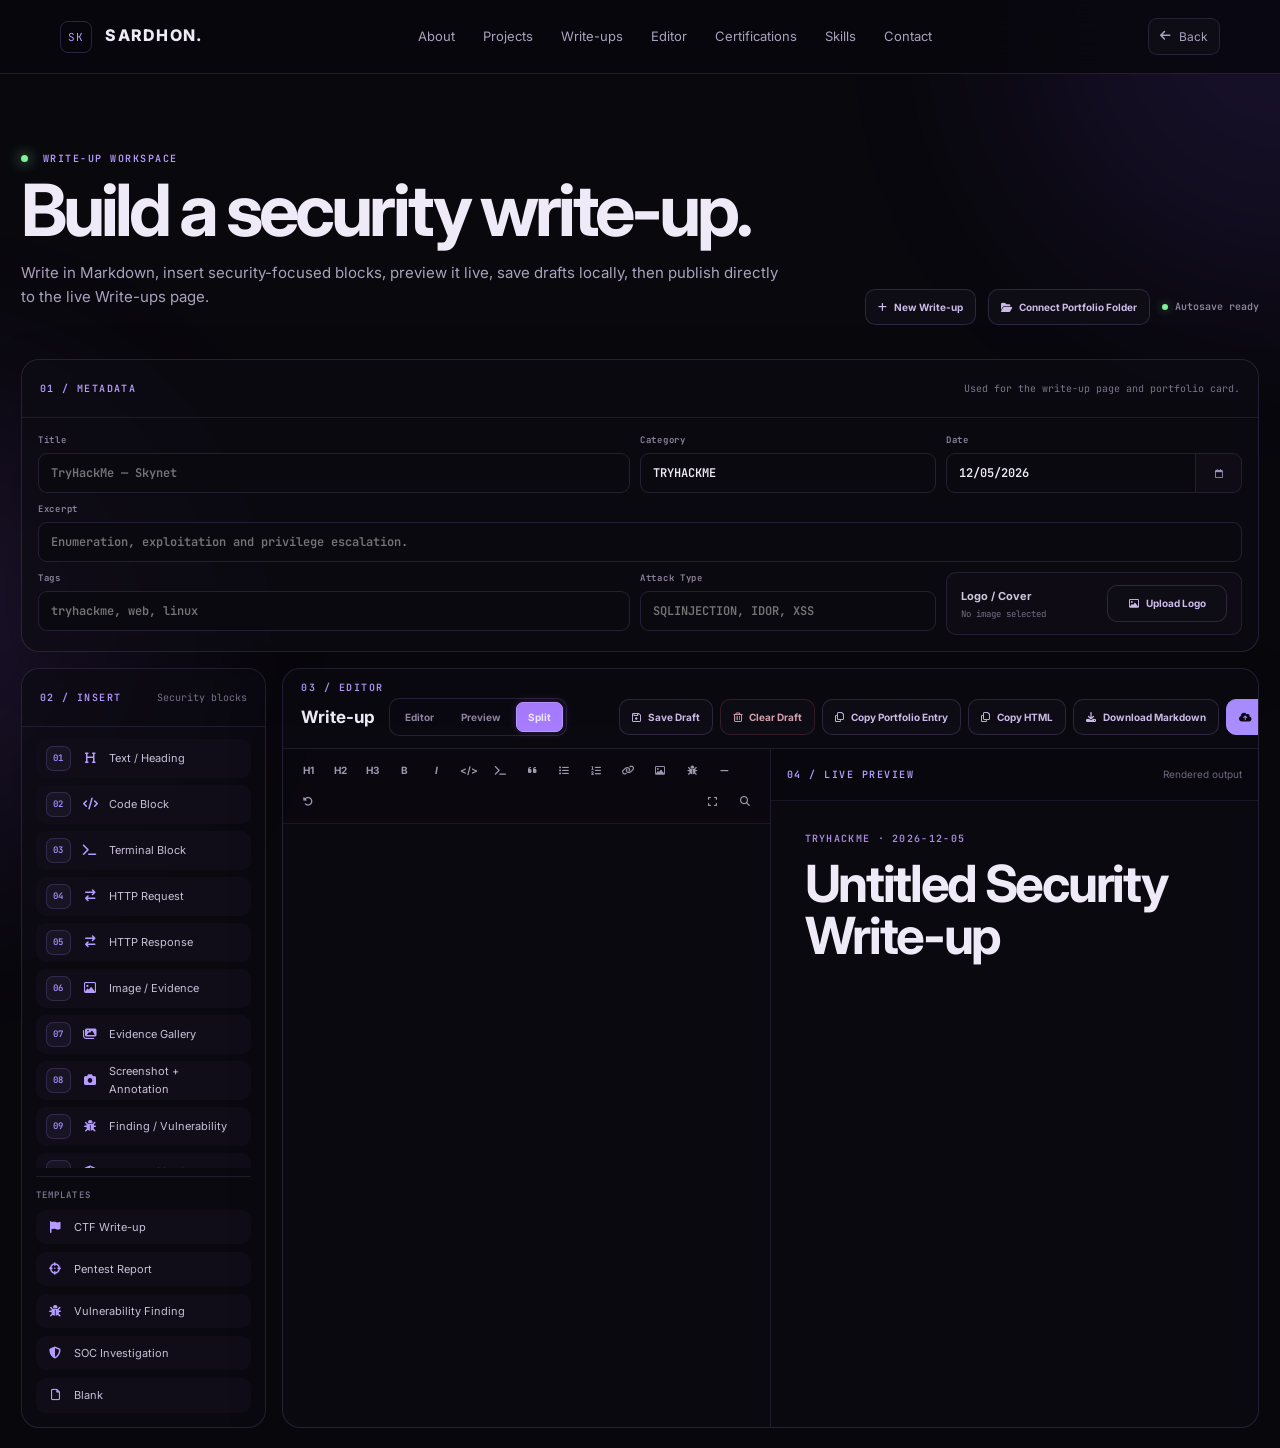
<file: editor.html>
<!DOCTYPE html>
<html lang="en">
<head>
  <meta charset="UTF-8">
  <meta name="viewport" content="width=device-width, initial-scale=1.0">
  <meta name="description" content="Sardhon Kramsa — public cybersecurity write-up editor.">
  <title>Write-up Editor | Sardhon Kramsa</title>
  <link rel="preconnect" href="https://fonts.googleapis.com">
  <link rel="preconnect" href="https://fonts.gstatic.com" crossorigin>
  <link href="https://fonts.googleapis.com/css2?family=Inter:wght@400;500;600;700;800&family=JetBrains+Mono:wght@400;500;600&display=swap" rel="stylesheet">
  <link rel="stylesheet" href="https://cdnjs.cloudflare.com/ajax/libs/font-awesome/6.7.2/css/all.min.css">
  <link rel="stylesheet" href="css/style.css">
  <link rel="stylesheet" href="css/editor.css">
  <link rel="stylesheet" href="css/writeup.css">
</head>
<body class="editor-page">
<div class="interactive-grid" id="interactiveGrid" aria-hidden="true"></div>
<div class="ambient ambient-a"></div><div class="ambient ambient-b"></div>

<header class="navbar">
  <a href="index.html" class="logo" aria-label="Sardhon Kramsa home">
    <span>SK</span> SARDHON<span>.</span>
  </a>
  <nav class="nav-links" id="navLinks" aria-label="Primary navigation">
    <a href="index.html#about">About</a>
    <a href="projects.html">Projects</a>
    <a href="writeups.html" class="editor-writeups-nav">Write-ups</a>
    <a href="editor.html" class="active">Editor</a>
    <a href="index.html#certifications">Certifications</a>
    <a href="index.html#skills">Skills</a>
    <a href="index.html#contact">Contact</a>
  </nav>
  <div class="nav-actions">
    <a class="editor-nav-back" href="index.html" title="Back to portfolio" aria-label="Back to portfolio">
      <i class="fa-solid fa-arrow-left"></i><span>Back</span>
    </a>
  </div>
</header>

<main class="editor-shell">
  <input id="screenshotInput" class="asset-input" type="file" accept="image/*" hidden aria-label="Choose screenshot">
  <input id="evidenceInput" class="asset-input" type="file" accept="image/*" hidden aria-label="Choose evidence image">
  <input id="logoInput" class="asset-input" type="file" accept="image/*" hidden aria-label="Choose write-up logo">

  <div class="editor-heading">
    <div>
      <p class="eyebrow"><b class="pulse"></b> WRITE-UP WORKSPACE</p>
      <h1>Build a security write-up.</h1>
      <p>Write in Markdown, insert security-focused blocks, preview it live, save drafts locally, then publish directly to the live Write-ups page.</p>
    </div>
    <div class="editor-heading-actions">
      <button id="newWriteupBtn" class="action-btn" type="button" title="Start a new write-up from a template">
        <i class="fa-solid fa-plus"></i><span>New Write-up</span>
      </button>
      <button id="connectFolderBtn" class="action-btn" type="button" title="Optional local folder connection; live publishing uses the secure server">
        <i class="fa-solid fa-folder-open"></i><span>Connect Portfolio Folder</span>
      </button>
      <div class="save-state" id="saveState"><span></span> Autosave ready</div>
    </div>
  </div>

  <section class="meta-panel panel">
    <div class="panel-title"><span>01 / METADATA</span><small>Used for the write-up page and portfolio card.</small></div>
    <div class="meta-grid">
      <label>Title <span class="required-mark" aria-hidden="true"><i class="fa-solid fa-circle-exclamation"></i></span><input id="title" placeholder="TryHackMe — Skynet" maxlength="120" required aria-required="true"></label>
      <label>Category <span class="required-mark" aria-hidden="true"><i class="fa-solid fa-circle-exclamation"></i></span><input id="category" placeholder="TRYHACKME" maxlength="40" required aria-required="true"></label>
      <label class="date-field">Date <span class="required-mark" aria-hidden="true"><i class="fa-solid fa-circle-exclamation"></i></span>
  <input id="date" type="hidden" required aria-required="true">
  <div class="date-control" id="dateControl">
    <input id="dateDisplay" type="text" readonly aria-label="Selected date" placeholder="Select date">
    <button id="datePickerBtn" class="date-picker-btn" type="button" aria-label="Open calendar" aria-expanded="false"><i class="fa-regular fa-calendar"></i></button>
  </div>
  <div id="datePopover" class="calendar-popover" hidden>
    <div class="calendar-head">
      <button id="calendarPrev" type="button" aria-label="Previous month"><i class="fa-solid fa-chevron-left"></i></button>
      <strong id="calendarMonth">September 2026</strong>
      <button id="calendarNext" type="button" aria-label="Next month"><i class="fa-solid fa-chevron-right"></i></button>
    </div>
    <div class="calendar-weekdays"><span>Su</span><span>Mo</span><span>Tu</span><span>We</span><span>Th</span><span>Fr</span><span>Sa</span></div>
    <div id="calendarDays" class="calendar-days"></div>
    <div class="calendar-foot"><button id="calendarClear" type="button">Clear</button><button id="calendarToday" type="button">Today</button></div>
  </div>
</label>
      <label class="wide">Excerpt <span class="required-mark" aria-hidden="true"><i class="fa-solid fa-circle-exclamation"></i></span><input id="excerpt" placeholder="Enumeration, exploitation and privilege escalation." maxlength="220" required aria-required="true"></label>
      <label class="tags-field">Tags <span class="required-mark" aria-hidden="true"><i class="fa-solid fa-circle-exclamation"></i></span><input id="tags" placeholder="tryhackme, web, linux" required aria-required="true"></label>
      <label class="attack-type-field">Attack Type <input id="attackType" placeholder="SQLINJECTION, IDOR, XSS" maxlength="180" aria-label="Attack type"></label>
      <div class="logo-upload-field" aria-label="Write-up logo">
        <div class="logo-upload-copy">
          <span class="logo-upload-label">Logo / Cover</span>
          <small id="logoFileName">No image selected</small>
        </div>
        <button id="uploadLogoBtn" class="action-btn logo-upload-btn" type="button" title="Upload a logo or cover image">
          <i class="fa-regular fa-image"></i><span>Upload Logo</span>
        </button>
      </div>
    </div>
  </section>

  <section class="workspace">
    <aside class="insert-panel panel">
      <div class="panel-title">
        <span>02 / INSERT</span>
        <small>Security blocks</small>
      </div>
      <div id="blockButtons" class="block-list"></div>
      <div class="template-area">
        <small>TEMPLATES</small>
        <button class="tool-button" data-template="ctf"><i class="fa-solid fa-flag"></i> CTF Write-up</button>
        <button class="tool-button" data-template="pentest"><i class="fa-solid fa-crosshairs"></i> Pentest Report</button>
        <button class="tool-button" data-template="finding"><i class="fa-solid fa-bug"></i> Vulnerability Finding</button>
        <button class="tool-button" data-template="soc"><i class="fa-solid fa-shield-halved"></i> SOC Investigation</button>
        <button class="tool-button" data-template="blank"><i class="fa-regular fa-file"></i> Blank</button>
      </div>
    </aside>

    <section class="editor-card panel view-split">
      <div class="section-bar">
        <div class="section-title">
          <span class="eyebrow">03 / EDITOR</span>
          <div class="title-mode-row">
            <strong>Write-up</strong>
            <div class="mode-switch" role="tablist" aria-label="Editor view mode">
              <button class="mode-btn" data-mode="editor" role="tab" aria-selected="false">Editor</button>
              <button class="mode-btn" data-mode="preview" role="tab" aria-selected="false">Preview</button>
              <button class="mode-btn active" data-mode="split" role="tab" aria-selected="true">Split</button>
            </div>
          </div>
        </div>

        <div class="toolbar-actions">
          <button id="saveBtn" class="action-btn" title="Save draft locally"><i class="fa-regular fa-floppy-disk"></i><span>Save Draft</span></button>
          <button id="clearDraftBtn" class="action-btn danger" title="Clear draft and reset metadata"><i class="fa-regular fa-trash-can"></i><span>Clear Draft</span></button>
          <button id="copyEntryBtn" class="action-btn" title="Copy portfolio entry"><i class="fa-regular fa-copy"></i><span>Copy Portfolio Entry</span></button>
          <button id="copyHtmlBtn" class="action-btn" title="Copy generated HTML"><i class="fa-regular fa-copy"></i><span>Copy HTML</span></button>
          <button id="exportMdBtn" class="action-btn" title="Download Markdown"><i class="fa-solid fa-download"></i><span>Download Markdown</span></button>
          <button id="publishBtn" class="action-btn primary" title="Publish write-up"><i class="fa-solid fa-cloud-arrow-up"></i><span>Publish Write-up</span></button>
        </div>
      </div>

      <div class="editor-grid">
        <div class="source-pane">
          <div class="toolbar" role="toolbar" aria-label="Markdown toolbar">
            <button data-action="h1" title="Heading 1">H1</button>
            <button data-action="h2" title="Heading 2">H2</button>
            <button data-action="h3" title="Heading 3">H3</button>
            <button data-action="bold" title="Bold"><b>B</b></button>
            <button data-action="italic" title="Italic"><i>I</i></button>
            <button data-action="code" title="Inline code">&lt;/&gt;</button>
            <button data-action="codeblock" title="Code block"><i class="fa-solid fa-terminal"></i></button>
            <button data-action="quote" title="Quote"><i class="fa-solid fa-quote-left"></i></button>
            <button data-action="ul" title="Bullet list"><i class="fa-solid fa-list"></i></button>
            <button data-action="ol" title="Numbered list"><i class="fa-solid fa-list-ol"></i></button>
            <button data-action="link" title="Link"><i class="fa-solid fa-link"></i></button>
            <button data-action="image" title="Image"><i class="fa-regular fa-image"></i></button>
            <button data-action="finding" title="Finding block"><i class="fa-solid fa-bug"></i></button>
            <button data-action="divider" title="Insert divider (Ctrl+D)"><i class="fa-solid fa-minus"></i></button>
            <button data-action="undo" title="Undo (Ctrl+Z)"><i class="fa-solid fa-rotate-left"></i></button>
            <span class="toolbar-spacer"></span>
            <button id="editorFullscreenBtn" type="button" title="Fullscreen editor"><i class="fa-solid fa-expand"></i></button>
            <button id="editorFindBtn" type="button" title="Find text"><i class="fa-solid fa-magnifying-glass"></i></button>
          </div>
          <textarea id="source" spellcheck="false" aria-label="Write-up Markdown"></textarea>
          <div class="source-foot">
            <span id="lineCount">0 lines</span>
            <span>Markdown-compatible</span>
          </div>
        </div>

        <div class="preview-pane">
          <div class="preview-head">
            <span class="eyebrow">04 / LIVE PREVIEW</span>
            <span>Rendered output</span>
          </div>
          <article id="preview" class="writeup article-preview"></article>
        </div>
      </div>
    </section>
  </section>

  <div id="templateModal" class="template-modal" hidden role="dialog" aria-modal="true" aria-labelledby="templateModalTitle">
    <div class="template-dialog">
      <div class="template-dialog-head">
        <div>
          <span class="eyebrow">NEW WRITE-UP</span>
          <h2 id="templateModalTitle">Choose a template</h2>
          <p>Start with a professional structure, then customize every block.</p>
        </div>
        <button id="templateModalClose" class="icon-button" type="button" aria-label="Close"><i class="fa-solid fa-xmark"></i></button>
      </div>
      <div class="template-grid">
        <button class="template-card" data-new-template="ctf"><strong>CTF Write-up</strong><span>Recon → Exploit → Flag</span></button>
        <button class="template-card" data-new-template="pentest"><strong>Pentest Report</strong><span>Executive Summary → Findings → Remediation</span></button>
        <button class="template-card" data-new-template="finding"><strong>Vulnerability Finding</strong><span>Finding → Impact → Fix</span></button>
        <button class="template-card" data-new-template="soc"><strong>SOC Investigation</strong><span>Timeline → IOC → Analysis</span></button>
        <button class="template-card" data-new-template="blank"><strong>Blank</strong><span>Start from an empty document</span></button>
      </div>
    </div>
  </div>
  <div id="editorNotice" class="editor-notice" hidden role="dialog" aria-modal="true" aria-labelledby="editorNoticeTitle">
    <div class="notice-card">
      <div class="notice-icon"><i class="fa-solid fa-file-pen"></i></div>
      <div class="notice-copy">
        <strong id="editorNoticeTitle">Write-up is empty</strong>
        <p>Please add some content to the editor before publishing.</p>
      </div>
      <button id="editorNoticeOk" class="notice-ok" type="button">OK</button>
    </div>
  </div>

  <div id="logoPrompt" class="editor-notice logo-prompt" hidden role="dialog" aria-modal="true" aria-labelledby="logoPromptTitle">
    <div class="logo-prompt-card">
      <div class="logo-prompt-icon"><i class="fa-regular fa-image"></i></div>
      <div class="logo-prompt-copy">
        <span class="eyebrow">WRITE-UP COVER</span>
        <strong id="logoPromptTitle">Do you want to upload image/logo for the write-up?</strong>
        <p>You can add a logo now for the homepage write-up card, or continue without one.</p>
      </div>
      <div class="logo-prompt-actions">
        <button id="logoPromptProceed" class="notice-ok logo-proceed" type="button">Proceed</button>
        <button id="logoPromptUpload" class="notice-ok logo-upload-choice" type="button"><i class="fa-regular fa-image"></i> Upload Image / Logo</button>
      </div>
    </div>
  </div>

</main>


<script src="js/editor.js"></script>
<script src="js/script.js"></script>
<script src="js/interactive-grid.js"></script>
</body>
</html>
</file>
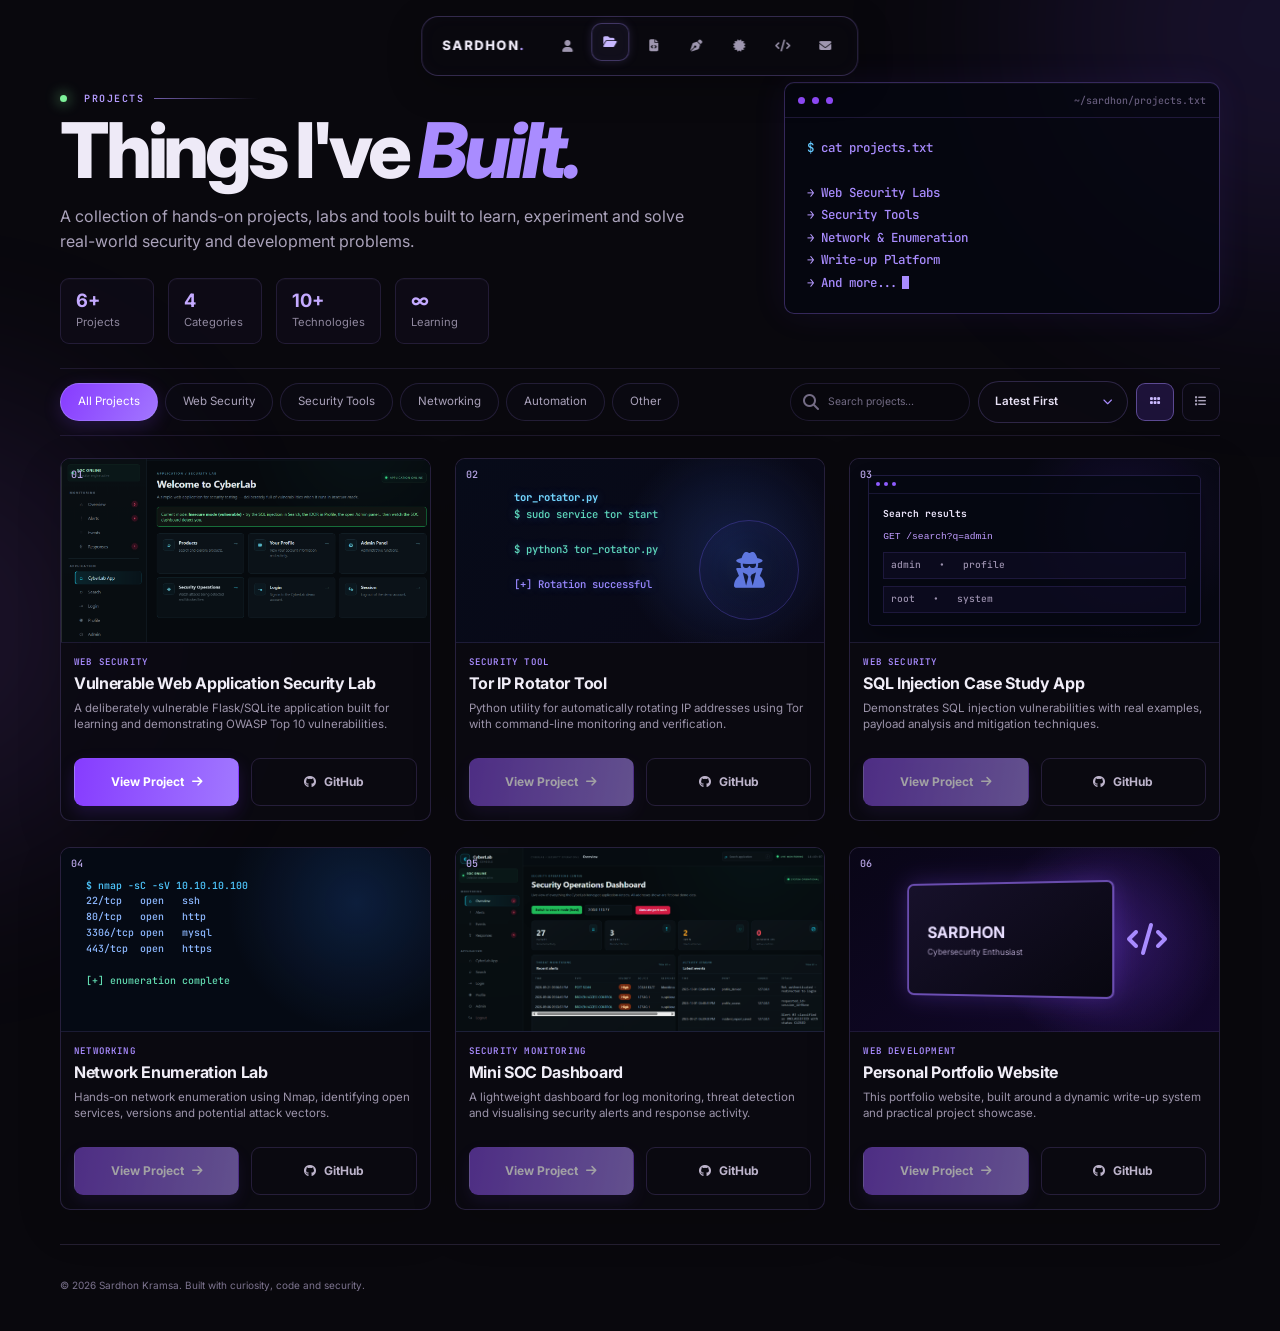
<file: projects.html>
<!DOCTYPE html>
<html lang="en">
<head>
  <meta charset="UTF-8">
  <meta name="viewport" content="width=device-width, initial-scale=1.0">
  <meta name="description" content="Sardhon Kramsa — Projects, security labs and practical work.">
  <title>Projects | Sardhon Kramsa</title>
  <link rel="preconnect" href="https://fonts.googleapis.com">
  <link rel="preconnect" href="https://fonts.gstatic.com" crossorigin>
  <link href="https://fonts.googleapis.com/css2?family=Inter:wght@400;500;600;700;800&family=JetBrains+Mono:wght@400;500;600&display=swap" rel="stylesheet">
  <link rel="stylesheet" href="https://cdnjs.cloudflare.com/ajax/libs/font-awesome/6.7.2/css/all.min.css">
  <link rel="stylesheet" href="css/style.css">
  <link rel="stylesheet" href="css/projects.css">
</head>
<body>
<div class="interactive-grid" id="interactiveGrid" aria-hidden="true"></div>
<div class="ambient ambient-a"></div><div class="ambient ambient-b"></div>


<header class="navbar island-navbar">
  <div class="nav-island" aria-label="Primary navigation">
    <a href="index.html" class="island-name" aria-label="Sardhon Kramsa home">SARDHON<span>.</span></a>
    <nav class="island-icons" id="navLinks">
      <a href="index.html#about" title="About" aria-label="About"><i class="fa-solid fa-user"></i></a>
      <a href="projects.html" class="active" title="Projects" aria-label="Projects"><i class="fa-solid fa-folder-open"></i></a>
      <a href="writeups.html" title="Write-ups" aria-label="Write-ups"><i class="fa-solid fa-file-code"></i></a>
      <a href="editor.html" title="Write-up Editor" aria-label="Write-up Editor"><i class="fa-solid fa-pen-nib"></i></a>
      <a href="index.html#certifications" title="Certifications" aria-label="Certifications"><i class="fa-solid fa-certificate"></i></a>
      <a href="index.html#skills" title="Skills" aria-label="Skills"><i class="fa-solid fa-code"></i></a>
      <a href="index.html#contact" title="Contact" aria-label="Contact"><i class="fa-solid fa-envelope"></i></a>
    </nav>
  </div>
</header>

<main class="projects-page">
  <section class="projects-hero section">
    <div class="projects-hero-copy">
      <p class="eyebrow"><span class="pulse"></span> PROJECTS <i></i></p>
      <h1>Things I've <span>Built.</span></h1>
      <p>A collection of hands-on projects, labs and tools built to learn, experiment and solve real-world security and development problems.</p>
      <div class="project-stats">
        <div><strong>6+</strong><small>Projects</small></div>
        <div><strong>4</strong><small>Categories</small></div>
        <div><strong>10+</strong><small>Technologies</small></div>
        <div><strong>∞</strong><small>Learning</small></div>
      </div>
    </div>
    <div class="projects-terminal" aria-label="Project categories">
      <div class="terminal-bar"><span></span><span></span><span></span><em>~/sardhon/projects.txt</em></div>
      <pre><span class="prompt">$</span> cat projects.txt

<span class="arrow">→</span> Web Security Labs
<span class="arrow">→</span> Security Tools
<span class="arrow">→</span> Network &amp; Enumeration
<span class="arrow">→</span> Write-up Platform
<span class="arrow">→</span> And more...<span class="cursor"></span></pre>
    </div>
  </section>

  <section class="projects-browser section" aria-label="Project collection">
    <div class="project-toolbar">
      <div class="project-filters" role="tablist" aria-label="Filter projects">
        <button class="filter active" data-filter="all">All Projects</button>
        <button class="filter" data-filter="web">Web Security</button>
        <button class="filter" data-filter="security">Security Tools</button>
        <button class="filter" data-filter="networking">Networking</button>
        <button class="filter" data-filter="automation">Automation</button>
        <button class="filter" data-filter="other">Other</button>
      </div>
      <div class="project-tools">
        <label class="project-search"><i class="fa-solid fa-magnifying-glass"></i><input id="projectSearch" type="search" placeholder="Search projects..." aria-label="Search projects"></label>
        <select id="projectSort" aria-label="Sort projects">
          <option value="latest">Latest First</option>
          <option value="oldest">Oldest First</option>
          <option value="az">A–Z</option>
        </select>
        <div class="sort-dropdown-shell" id="sortDropdown">
          <button class="sort-dropdown-trigger" type="button" aria-haspopup="listbox" aria-expanded="false">
            <span id="sortDropdownLabel">Latest First</span><i class="fa-solid fa-chevron-down"></i>
          </button>
          <div class="sort-dropdown-menu" role="listbox" aria-label="Sort projects">
            <button class="sort-dropdown-option active" type="button" data-sort="latest" role="option" aria-selected="true">Latest First</button>
            <button class="sort-dropdown-option" type="button" data-sort="oldest" role="option" aria-selected="false">Oldest First</button>
            <button class="sort-dropdown-option" type="button" data-sort="az" role="option" aria-selected="false">A–Z</button>
          </div>
        </div>
        <button class="view-toggle active" data-view="grid" aria-label="Grid view"><i class="fa-solid fa-grip"></i></button>
        <button class="view-toggle" data-view="list" aria-label="List view"><i class="fa-solid fa-list"></i></button>
      </div>
    </div>

    <div class="projects-grid" id="projectsGrid">
      <article class="project-tile" data-category="web" data-date="2026-09-30" data-title="Vulnerable Web Application Security Lab">
        <div class="tile-visual image-visual"><img src="assets/projects/vulnerable-web-app.png" alt="Vulnerable Web Application Security Lab"><span class="tile-index">01</span></div>
        <div class="tile-body"><div class="tile-kicker">WEB SECURITY</div><h2>Vulnerable Web Application Security Lab</h2><p>A deliberately vulnerable Flask/SQLite application built for learning and demonstrating OWASP Top 10 vulnerabilities.</p><div class="tile-actions"><a class="tile-primary" href="case-study.html"><span>View Project</span> <i class="fa-solid fa-arrow-right"></i></a><a class="tile-secondary" href="https://github.com/PsyKlyn" target="_blank" rel="noopener"><i class="fa-brands fa-github"></i> GitHub</a></div></div>
      </article>

      <article class="project-tile" data-category="security" data-date="2026-09-28" data-title="Tor IP Rotator Tool">
        <div class="tile-visual tor-visual"><span class="tile-index">02</span><div class="visual-terminal"><b>tor_rotator.py</b><br><span>$ sudo service tor start</span><br><span>$ python3 tor_rotator.py</span><br><em>[+] Rotation successful</em></div><div class="visual-orbit"><i class="fa-solid fa-user-secret"></i></div></div>
        <div class="tile-body"><div class="tile-kicker">SECURITY TOOL</div><h2>Tor IP Rotator Tool</h2><p>Python utility for automatically rotating IP addresses using Tor with command-line monitoring and verification.</p><div class="tile-actions"><button class="tile-primary tile-coming-soon" type="button" disabled aria-disabled="true" title="Case study coming soon">View Project <i class="fa-solid fa-arrow-right"></i></button><a class="tile-secondary" href="https://github.com/PsyKlyn" target="_blank" rel="noopener"><i class="fa-brands fa-github"></i> GitHub</a></div></div>
      </article>

      <article class="project-tile" data-category="web" data-date="2026-09-27" data-title="SQL Injection Case Study App">
        <div class="tile-visual sql-visual"><span class="tile-index">03</span><div class="browser-mock"><div class="browser-top"><i></i><i></i><i></i></div><div class="browser-content"><b>Search results</b><code>GET /search?q=admin</code><div class="result-row">admin &nbsp; • &nbsp; profile</div><div class="result-row">root &nbsp; • &nbsp; system</div></div></div></div>
        <div class="tile-body"><div class="tile-kicker">WEB SECURITY</div><h2>SQL Injection Case Study App</h2><p>Demonstrates SQL injection vulnerabilities with real examples, payload analysis and mitigation techniques.</p><div class="tile-actions"><button class="tile-primary tile-coming-soon" type="button" disabled aria-disabled="true" title="Case study coming soon">View Project <i class="fa-solid fa-arrow-right"></i></button><a class="tile-secondary" href="https://github.com/PsyKlyn" target="_blank" rel="noopener"><i class="fa-brands fa-github"></i> GitHub</a></div></div>
      </article>

      <article class="project-tile" data-category="networking" data-date="2026-09-25" data-title="Network Enumeration Lab">
        <div class="tile-visual nmap-visual"><span class="tile-index">04</span><pre><span>$ nmap -sC -sV 10.10.10.100</span>
22/tcp   open   ssh
80/tcp   open   http
3306/tcp open   mysql
443/tcp  open   https

<span class="ok">[+] enumeration complete</span></pre></div>
        <div class="tile-body"><div class="tile-kicker">NETWORKING</div><h2>Network Enumeration Lab</h2><p>Hands-on network enumeration using Nmap, identifying open services, versions and potential attack vectors.</p><div class="tile-actions"><button class="tile-primary tile-coming-soon" type="button" disabled aria-disabled="true" title="Case study coming soon">View Project <i class="fa-solid fa-arrow-right"></i></button><a class="tile-secondary" href="https://github.com/PsyKlyn" target="_blank" rel="noopener"><i class="fa-brands fa-github"></i> GitHub</a></div></div>
      </article>

      <article class="project-tile" data-category="security" data-date="2026-09-24" data-title="Mini SOC Dashboard">
        <div class="tile-visual soc-visual"><img src="assets/projects/mini-soc-dashboard.png" alt="Mini SOC Dashboard"><span class="tile-index">05</span></div>
        <div class="tile-body"><div class="tile-kicker">SECURITY MONITORING</div><h2>Mini SOC Dashboard</h2><p>A lightweight dashboard for log monitoring, threat detection and visualising security alerts and response activity.</p><div class="tile-actions"><button class="tile-primary tile-coming-soon" type="button" disabled aria-disabled="true" title="Case study coming soon">View Project <i class="fa-solid fa-arrow-right"></i></button><a class="tile-secondary" href="https://github.com/PsyKlyn/Mini-SOC-Dashboard" target="_blank" rel="noopener"><i class="fa-brands fa-github"></i> GitHub</a></div></div>
      </article>

      <article class="project-tile" data-category="other" data-date="2026-09-20" data-title="Personal Portfolio Website">
        <div class="tile-visual portfolio-visual"><span class="tile-index">06</span><div class="portfolio-art"><div class="laptop"><div class="screen"><b>SARDHON</b><span>Cybersecurity Enthusiast</span></div></div><i class="fa-solid fa-code"></i></div></div>
        <div class="tile-body"><div class="tile-kicker">WEB DEVELOPMENT</div><h2>Personal Portfolio Website</h2><p>This portfolio website, built around a dynamic write-up system and practical project showcase.</p><div class="tile-actions"><button class="tile-primary tile-coming-soon" type="button" disabled aria-disabled="true" title="Case study coming soon">View Project <i class="fa-solid fa-arrow-right"></i></button><a class="tile-secondary" href="https://github.com/PsyKlyn" target="_blank" rel="noopener"><i class="fa-brands fa-github"></i> GitHub</a></div></div></article>
    </div>
    <p class="projects-empty" id="projectsEmpty" hidden>No projects match your search.</p>
  </section>
</main>

<footer class="footer"><p>© 2026 Sardhon Kramsa. Built with curiosity, code and security.</p></footer>
<script src="js/script.js"></script>
<script src="js/projects.js"></script>
<script src="js/interactive-grid.js"></script>
</body>
</html>
</file>
<file: css/style.css>
/* Interactive square-grid background — aligned to the viewport so the 3x3 hover never drifts. */
:root{
  --bg:#09080d;
  --panel:#0d0c13;
  --panel-2:#111019;
  --purple:#a98cff;
  --purple-bright:#c7b7ff;
  --purple-soft:rgba(169,140,255,.24);
  --line:rgba(137,111,205,.16);
}
body{background:var(--bg);color:#eeeaf7}
.interactive-grid{
  position:fixed;
  inset:0;
  z-index:0;
  pointer-events:none;
  overflow:hidden;
  min-height:100vh;
  display:grid;
  grid-template-columns:repeat(var(--grid-cols, 40), var(--cell-size, 26px));
  grid-auto-rows:var(--cell-size, 28px);
  gap:0;
  justify-content:start;
  align-content:start;
  opacity:1;
}
.grid-cell{
  position:relative;
  width:var(--cell-size,26px);
  height:var(--cell-size,28px);
  border-right:1px solid var(--line);
  border-bottom:1px solid var(--line);
  background:rgba(130,100,210,.012);
  --heat:0;
  transition:background 120ms ease-out,border-color 120ms ease-out,box-shadow 120ms ease-out;
}
.grid-cell[style*="--heat"]{
  background:rgba(169,140,255,calc(var(--heat) * .11));
  border-right-color:rgba(182,155,255,calc(var(--heat) * .62));
  border-bottom-color:rgba(182,155,255,calc(var(--heat) * .62));
  box-shadow:inset 0 0 calc(16px * var(--heat)) rgba(181,151,255,calc(var(--heat) * .16)),0 0 calc(10px * var(--heat)) rgba(142,105,240,calc(var(--heat) * .08));
}
main,footer,.navbar{position:relative;z-index:2}
body:has(.interactive-grid){position:relative;min-height:100vh}
.ambient{z-index:1}
.ambient-a{background:#7d4cff}
.ambient-b{background:#9d65ff}
body.light .interactive-grid{opacity:.5}
body.light .grid-cell{border-color:rgba(92,71,176,.12);background:rgba(92,71,176,.008)}
body.light .grid-cell.near{border-color:rgba(92,71,176,.28);background:rgba(92,71,176,.05)}
body.light .grid-cell.active{border-color:rgba(92,71,176,.55);background:rgba(92,71,176,.11)}
@media(max-width:600px){
  .interactive-grid{grid-template-columns:repeat(var(--grid-cols, 40), var(--cell-size, 24px));grid-auto-rows:var(--cell-size,22px)}
  .grid-cell{width:var(--cell-size,22px);height:var(--cell-size,22px)}
}
*{box-sizing:border-box}html{scroll-behavior:smooth}body{margin:0;background:#09080d;color:#eeeaf7;font-family:Inter,system-ui,sans-serif;line-height:1.65;overflow-x:hidden}body.light{background:#f5f3fb;color:#17131f}a{color:inherit;text-decoration:none}button,input{font:inherit}.blue,.eyebrow,.project label,.project-head>a{color:#b59cff}.ambient{position:fixed;border-radius:50%;filter:blur(110px);opacity:.12;pointer-events:none}.ambient-a{width:500px;height:500px;background:#7d4cff;right:-250px;top:-220px}.ambient-b{width:450px;height:450px;background:#a05cff;left:-300px;bottom:5%}.navbar{height:74px;position:sticky;top:0;z-index:20;display:flex;align-items:center;justify-content:space-between;padding:0 max(20px,calc((100% - 1160px)/2));background:rgba(8,7,13,.82);backdrop-filter:blur(18px);border-bottom:1px solid rgba(154,132,210,.18)}body.light .navbar{background:rgba(245,243,251,.88)}.logo{font-weight:800;letter-spacing:.08em}.logo span:first-child{display:inline-grid;place-items:center;width:32px;height:32px;margin-right:9px;border:1px solid rgba(169,140,255,.22);border-radius:8px;color:#b59cff;font:11px "JetBrains Mono",monospace}.nav-links{display:flex;gap:28px;color:#aaa2bd;font-size:13px}.nav-links a:hover{color:#fff}.nav-actions{display:flex;gap:8px}.icon-btn,.menu-btn{width:37px;height:37px;border:1px solid rgba(154,132,210,.18);background:#0e0c14;color:#eeeaf7;border-radius:9px;cursor:pointer}.menu-btn{display:none}.menu-btn i{display:block;width:17px;height:1px;background:currentColor;margin:4px auto}.section{width:min(1160px,calc(100% - 42px));margin:auto;padding:110px 0}.hero{min-height:calc(100vh - 74px);display:grid;grid-template-columns:1.15fr .85fr;gap:70px;align-items:center}.eyebrow{font:600 10px "JetBrains Mono",monospace;letter-spacing:.15em}.pulse{display:inline-block;width:7px;height:7px;background:#7ef29a;border-radius:50%;box-shadow:0 0 14px #7ef29a;margin-right:7px}.hero h1{font-size:clamp(52px,7vw,86px);line-height:.98;letter-spacing:-.06em;margin:12px 0 24px}.hero h1 span{color:#b59cff}.hero-copy{max-width:680px;color:#aaa2bd;font-size:17px}.buttons{display:flex;gap:10px;flex-wrap:wrap;margin-top:28px}.btn{display:inline-flex;gap:10px;align-items:center;border:1px solid rgba(154,132,210,.18);background:#0e0c14;padding:11px 17px;border-radius:10px;font-size:13px;font-weight:700}.btn.primary{background:#a98cff;color:#0c0912;border-color:#a98cff}.stats{display:flex;gap:34px;margin-top:52px}.stats div{display:grid}.stats strong{font-size:23px}.stats small{font-size:10px;color:#aaa2bd;text-transform:uppercase;letter-spacing:.08em}.terminal{border:1px solid rgba(154,132,210,.18);border-radius:20px;background:rgba(13,12,19,.82);overflow:hidden;box-shadow:0 30px 90px rgba(0,0,0,.3)}.terminal-bar{height:42px;border-bottom:1px solid rgba(154,132,210,.18);display:flex;align-items:center;gap:7px;padding:0 15px}.terminal-bar span{width:8px;height:8px;border-radius:50%;background:#304256}.terminal-bar em{font:11px "JetBrains Mono",monospace;color:#7d748f;font-style:normal;margin-left:8px}.terminal pre{padding:25px;margin:0;min-height:340px;font:12px/1.9 "JetBrains Mono",monospace;color:#aaa2bd}.prompt{color:#b59cff}.ok{color:#7ef29a}.cursor{display:inline-block;width:7px;height:14px;background:#b59cff;animation:blink 1s steps(1) infinite}@keyframes blink{50%{opacity:0}}.section-title{margin-bottom:45px}.section-title h2{font-size:clamp(36px,5vw,58px);line-height:1.05;letter-spacing:-.045em;margin:8px 0 12px}.section-title>p:last-child{color:#aaa2bd}.about-grid{display:grid;grid-template-columns:1fr 360px;gap:70px}.about-copy{max-width:770px;color:#aaa2bd;font-size:16px}.about-copy .lead{font-size:22px;line-height:1.45;color:#eeeaf7}.about-copy strong{color:#eeeaf7}.info-card,.project,.skill,.contact-card{background:rgba(13,12,19,.78);border:1px solid rgba(154,132,210,.18);box-shadow:0 20px 60px rgba(0,0,0,.14)}.info-card{padding:28px;border-radius:18px}.info-card label{font:600 9px "JetBrains Mono",monospace;letter-spacing:.14em;color:#b59cff}.info-card h3{margin:7px 0 2px;font-size:23px}.info-card p{margin:0;color:#aaa2bd}.info-card hr{border:0;border-top:1px solid rgba(154,132,210,.18);margin:22px 0}.chips,.tech{display:flex;flex-wrap:wrap;gap:7px;margin-top:10px}.chips span,.tech span{padding:5px 8px;border:1px solid rgba(154,132,210,.18);border-radius:7px;color:#aaa2bd;font:10px "JetBrains Mono",monospace}.project{display:grid;grid-template-columns:82px 1fr;border-radius:18px;overflow:hidden;margin:14px 0}.project-num{padding:28px;border-right:1px solid rgba(154,132,210,.18);color:#b59cff;font:600 12px "JetBrains Mono",monospace}.project>div:nth-child(2){padding:29px}.project-head{display:flex;justify-content:space-between;gap:20px}.project-head label{font:600 9px "JetBrains Mono",monospace;letter-spacing:.13em}.project-head h3{font-size:25px;margin:6px 0 0}.project-head>a{font-size:12px;white-space:nowrap}.case-grid{display:grid;grid-template-columns:1fr 1fr;gap:1px;background:rgba(154,132,210,.18);border:1px solid rgba(154,132,210,.18);border-radius:13px;overflow:hidden;margin:26px 0 18px}.case-grid>div{padding:17px;background:#0e0c14}.case-grid label{font:600 9px "JetBrains Mono",monospace;letter-spacing:.13em}.case-grid p{margin:6px 0 0;color:#aaa2bd;font-size:13px;line-height:1.6}.case-grid strong{color:#eeeaf7}.achievements{display:flex;align-items:baseline;gap:8px;margin:24px 0 10px}.achievements strong{font-size:28px}.achievements small{font-size:10px;color:#aaa2bd;text-transform:uppercase;letter-spacing:.06em;margin-right:17px}.muted{color:#aaa2bd;font-size:14px}.writeup-tools{display:flex;gap:10px;margin-bottom:18px}.writeup-tools input{flex:1;max-width:520px;padding:12px 14px;background:#0e0c14;color:#eeeaf7;border:1px solid rgba(154,132,210,.18);border-radius:10px;outline:none}.filters{display:flex;gap:7px;flex-wrap:wrap;align-items:center}.filter{border:1px solid rgba(154,132,210,.18);background:#0e0c14;color:#aaa2bd;border-radius:8px;padding:6px 9px;font-size:10px;cursor:pointer}.filter.active{color:#b59cff;border-color:#b59cff}.writeup-grid{display:grid;grid-template-columns:repeat(3,1fr);gap:14px}
.show-more-wrap{display:flex;justify-content:center;margin-top:24px}.show-more-btn{display:inline-flex;align-items:center;gap:9px;border:1px solid rgba(154,132,210,.18);background:#0e0c14;color:#cfc6df;border-radius:10px;padding:10px 15px;font-size:12px;font-weight:700;transition:transform .2s ease,border-color .25s ease,color .25s ease,box-shadow .25s ease}.show-more-btn:hover{transform:translateY(-2px);color:#eeeaf7;border-color:rgba(169,140,255,.55);box-shadow:0 0 16px rgba(169,140,255,.09)}.home-writeup-grid{grid-template-columns:repeat(3,minmax(0,1fr))}
.writeup-card{display:block;border:1px solid rgba(154,132,210,.18);background:#0e0c14;border-radius:16px;padding:23px;transition:.2s}.writeup-card:hover{transform:translateY(-3px);border-color:rgba(169,140,255,.5)}.writeup-card .category{font:600 9px "JetBrains Mono",monospace;color:#b59cff;letter-spacing:.1em}.writeup-card h3{font-size:20px;margin:9px 0}.writeup-card p{color:#aaa2bd;font-size:13px}.writeup-card time{color:#7d748f;font-size:10px}.empty{padding:30px;border:1px dashed rgba(148,176,202,.2);border-radius:14px;color:#aaa2bd}.skills{display:grid;grid-template-columns:1fr 1fr;gap:14px}.skill{padding:26px;border-radius:16px}.skill>b{color:#b59cff;font:11px "JetBrains Mono",monospace}.skill h3{margin:10px 0 7px}.skill p{color:#aaa2bd;font-size:13px}.contact-card{text-align:center;border-radius:22px;padding:65px 30px}.contact-card h2{font-size:clamp(42px,6vw,70px);line-height:1;margin:8px 0 18px;letter-spacing:-.055em}.contact-card>p:not(.eyebrow){color:#aaa2bd;max-width:620px;margin:auto}.contact-card .buttons{justify-content:center}footer{width:min(1160px,calc(100% - 42px));margin:auto;border-top:1px solid rgba(154,132,210,.18);padding:28px 0 40px;display:flex;justify-content:space-between;color:#7d748f;font-size:10px}.reveal{opacity:0;transform:translateY(15px);transition:.65s}.reveal.visible{opacity:1;transform:none}.delay{transition-delay:.12s}@media(max-width:850px){.nav-links{display:none;position:absolute;top:74px;left:0;right:0;padding:20px;background:#09080d;border-bottom:1px solid rgba(154,132,210,.18);flex-direction:column;gap:17px}.nav-links.open{display:flex}.menu-btn{display:block}.hero{grid-template-columns:1fr;padding-top:70px}.about-grid{grid-template-columns:1fr}.writeup-grid,.skills{grid-template-columns:1fr}.project{grid-template-columns:1fr}.project-num{border-right:0;border-bottom:1px solid rgba(154,132,210,.18);padding:15px 24px}.case-grid{grid-template-columns:1fr}.nav-actions{margin-left:auto;margin-right:10px}footer{flex-direction:column;gap:8px}}@media(max-width:600px){.section{width:calc(100% - 30px);padding:78px 0}.hero h1{font-size:49px}.stats{gap:20px;flex-wrap:wrap}.project-head{flex-direction:column}.project>div:nth-child(2){padding:22px}.writeup-tools{flex-direction:column}.writeup-tools input{max-width:none}}


/* Refined purple interaction system: slow, subtle, cool-toned. */
.info-card,.project,.skill,.contact-card,.terminal,.writeup-card,.case-grid,.panel,.publish-note{
  position:relative;
  isolation:isolate;
  transition:transform .58s cubic-bezier(.22,1,.36,1),border-color .58s ease,box-shadow .68s cubic-bezier(.22,1,.36,1);
}
.info-card::after,.project::after,.skill::after,.contact-card::after,.terminal::after,.writeup-card::after,.panel::after,.publish-note::after{
  content:"";
  position:absolute;
  inset:-1px;
  border-radius:inherit;
  pointer-events:none;
  z-index:-1;
  opacity:0;
  border:1px solid rgba(181,153,255,.42);
  box-shadow:0 0 14px rgba(169,140,255,.10),inset 0 0 12px rgba(169,140,255,.035);
  transition:opacity .72s cubic-bezier(.22,1,.36,1);
}
.info-card:hover,.project:hover,.skill:hover,.contact-card:hover,.terminal:hover,.writeup-card:hover,.panel:hover,.publish-note:hover{
  transform:translateY(-4px);
  border-color:rgba(169,140,255,.34);
  box-shadow:0 24px 68px rgba(0,0,0,.22),0 0 24px rgba(169,140,255,.075);
}
.info-card:hover::after,.project:hover::after,.skill:hover::after,.contact-card:hover::after,.terminal:hover::after,.writeup-card:hover::after,.panel:hover::after,.publish-note:hover::after{opacity:1}
.btn,.filter,.icon-btn,.menu-btn,.toolbar button{
  transition:transform .42s cubic-bezier(.22,1,.36,1),color .42s ease,border-color .48s ease,background-color .42s ease,box-shadow .58s cubic-bezier(.22,1,.36,1);
}
/* Cool, crisp purple hover — stronger than before, never warm/orange. */
.btn:hover,.filter:hover,.icon-btn:hover,.menu-btn:hover,.toolbar button:hover{
  transform:translateY(-2px);
  color:#d7ccff;
  border-color:rgba(184,158,255,.68);
  box-shadow:0 0 0 1px rgba(169,140,255,.14),0 0 9px rgba(169,140,255,.24),0 0 20px rgba(169,140,255,.10),inset 0 0 7px rgba(169,140,255,.035);
}
.btn.primary:hover{
  color:#0c0912;
  background:#b59cff;
  border-color:#c7b7ff;
  box-shadow:0 0 0 1px rgba(215,204,255,.22),0 0 9px rgba(198,177,255,.28),0 0 20px rgba(169,140,255,.13);
}
.filter.active{box-shadow:0 0 10px rgba(169,140,255,.08)}
.writeup-card:hover{border-color:rgba(169,140,255,.34)}

/* The preview is intentionally scrollable without a visible browser scrollbar. */
.article-preview{
  scrollbar-width:none;
  -ms-overflow-style:none;
}
.article-preview::-webkit-scrollbar{display:none;width:0;height:0}

/* Cool purple only: remove the old light/day-mode styling. */
body.light{background:var(--bg);color:#eeeaf7}

@media(prefers-reduced-motion:reduce){
  .info-card,.project,.skill,.contact-card,.terminal,.writeup-card,.panel,.publish-note,.btn,.filter,.icon-btn,.menu-btn,.toolbar button{transition-duration:.01ms}
}

/* Centered iPhone-style floating navigation island */
.island-navbar{
  position:fixed;
  inset:0 0 auto 0;
  height:0;
  z-index:50;
  pointer-events:none;
  background:transparent;
  border:0;
  backdrop-filter:none;
}
.nav-island{
  pointer-events:auto;
  position:absolute;
  top:16px;
  left:50%;
  transform:translateX(-50%);
  display:flex;
  align-items:center;
  gap:16px;
  min-height:60px;
  padding:9px 13px 9px 20px;
  border:1px solid rgba(169,140,255,.26);
  border-radius:17px;
  background:rgba(10,9,15,.90);
  box-shadow:0 10px 35px rgba(0,0,0,.28), inset 0 0 18px rgba(169,140,255,.025);
  backdrop-filter:blur(22px) saturate(125%);
}
.island-name{
  font-size:13px;
  font-weight:800;
  letter-spacing:.11em;
  white-space:nowrap;
  color:#eeeaf7;
  padding-right:7px;
}
.island-name span{color:#b59cff}
.island-icons{display:flex;align-items:center;gap:5px}
.island-icons a{
  width:38px;height:38px;
  display:grid;place-items:center;
  border:1px solid transparent;
  border-radius:10px;
  color:#9f97b0;
  font-size:12px;
  transition:transform .42s cubic-bezier(.22,1,.36,1),color .42s ease,border-color .5s ease,box-shadow .6s ease,background .42s ease;
}
.island-icons a:hover,.island-icons a.active{
  transform:translateY(-4px);
  color:#c7b7ff;
  border-color:rgba(169,140,255,.32);
  background:rgba(169,140,255,.055);
  box-shadow:0 0 10px rgba(169,140,255,.16),inset 0 0 8px rgba(169,140,255,.035);
}
.island-icons a.editor-back{margin-left:3px;border-left-color:rgba(169,140,255,.15);border-radius:0 10px 10px 0}
.island-icons a.editor-back:hover{transform:translateY(-4px) translateX(-1px)}

/* Certification cards */
.cert-grid{display:grid;grid-template-columns:repeat(3,1fr);gap:14px}
.cert-card{
  position:relative;
  display:grid;
  grid-template-columns:auto 1fr auto;
  gap:16px;
  align-items:start;
  min-height:190px;
  padding:24px;
  border-radius:18px;
  background:rgba(13,12,19,.78);
  border:1px solid rgba(154,132,210,.18);
  box-shadow:0 20px 60px rgba(0,0,0,.14);
  overflow:hidden;
  isolation:isolate;
  transition:transform .55s cubic-bezier(.22,1,.36,1),border-color .7s ease,box-shadow .7s ease;
}
.cert-card::before{
  content:"";
  position:absolute;
  z-index:1;
  top:-120%;
  left:-38%;
  width:27%;
  height:340%;
  transform:rotate(20deg) translateX(-160%);
  background:linear-gradient(90deg,transparent 0%,rgba(255,255,255,0) 20%,rgba(255,222,115,.56) 48%,rgba(255,255,255,.12) 55%,rgba(255,255,255,0) 78%,transparent 100%);
  filter:blur(.5px);
  opacity:0;
  pointer-events:none;
}
.cert-card::after{
  content:"";
  position:absolute;
  inset:0;
  z-index:0;
  border-radius:inherit;
  box-shadow:inset 0 0 0 1px rgba(246,190,55,0),inset 0 0 28px rgba(169,140,255,0);
  pointer-events:none;
  transition:box-shadow .65s ease;
}
.cert-card > *{position:relative;z-index:2}
.cert-card:hover{
  transform:translateY(-5px);
  border-color:rgba(255,196,42,.98);
  box-shadow:
    0 22px 65px rgba(0,0,0,.24),
    0 0 0 1px rgba(255,196,42,.78),
    0 0 10px rgba(255,196,42,.48),
    0 0 26px rgba(255,196,42,.22),
    inset 0 0 14px rgba(255,196,42,.055);
}
.cert-card:hover::before{
  animation:certReflect 1.25s cubic-bezier(.18,.72,.28,1) 1;
}
.cert-card:hover::after{
  box-shadow:
    inset 0 0 0 1px rgba(255,218,92,.9),
    inset 0 0 20px rgba(255,196,42,.09);
}
@keyframes certReflect{
  0%{transform:rotate(20deg) translateX(-160%);opacity:0}
  12%{opacity:.95}
  55%{opacity:.75}
  100%{transform:rotate(20deg) translateX(520%);opacity:0}
}
.cert-icon{
  width:42px;height:42px;border-radius:12px;display:grid;place-items:center;
  color:#b59cff;border:1px solid rgba(169,140,255,.24);background:rgba(169,140,255,.045);
  transition:transform .48s cubic-bezier(.22,1,.36,1),box-shadow .65s ease,color .4s ease;
}
.cert-card:hover .cert-icon{transform:translateY(-5px);color:#d7ccff;box-shadow:0 0 12px rgba(169,140,255,.16)}
.cert-copy{min-width:0}.cert-status{display:block;color:#b59cff;font:600 9px "JetBrains Mono",monospace;letter-spacing:.12em;margin-bottom:7px}.cert-status.current{color:#a8e6ba}.cert-copy h3{margin:0 0 8px;font-size:20px}.cert-copy p{margin:0;color:#aaa2bd;font-size:12px;line-height:1.65}.cert-link{color:#9f97b0;font-size:12px;transition:.4s}.cert-link:hover{color:#c7b7ff;transform:translateY(-3px)}.cert-live{grid-column:2/-1;align-self:end;color:#7d748f;font:600 9px "JetBrains Mono",monospace;letter-spacing:.1em}.cert-live i{display:inline-block;width:6px;height:6px;border-radius:50%;background:#a8e6ba;box-shadow:0 0 8px rgba(168,230,186,.4);margin-right:5px}

@media(max-width:850px){
  .nav-island{max-width:calc(100% - 22px);padding-left:14px;gap:10px}
  .island-name{font-size:11px;padding-right:4px}
  .island-icons{gap:2px}.island-icons a{width:34px;height:34px;font-size:11px}
  .cert-grid{grid-template-columns:1fr}
}
@media(max-width:520px){
  .nav-island{top:10px;min-height:52px;border-radius:16px}
  .island-name{display:none}
  .island-icons a{width:34px;height:34px}
  .cert-card{grid-template-columns:auto 1fr;}.cert-link{position:absolute;top:22px;right:20px}.cert-live{grid-column:2}
}


/* Global browser/document scrollbar — purple across every portfolio page.
   Scoped to the root document so editor/preview/list scroll areas keep their
   own scroll behavior. */
html{
  scrollbar-color:rgba(169,140,255,.78) transparent;
  scrollbar-width:thin;
}
html::-webkit-scrollbar{
  width:9px;
  height:9px;
}
html::-webkit-scrollbar-track{
  background:transparent;
}
html::-webkit-scrollbar-thumb{
  background:linear-gradient(180deg,#c2a9ff 0%,#8f68e8 100%);
  border-radius:999px;
  border:2px solid transparent;
  background-clip:padding-box;
}
html::-webkit-scrollbar-thumb:hover{
  background:linear-gradient(180deg,#d2c0ff 0%,#a37df5 100%);
  background-clip:padding-box;
}


/* Global page scrollbar — intentionally separate from component/editor scrollbars. */
html{
  scrollbar-color:rgba(169,140,255,.82) transparent;
  scrollbar-width:thin;
}
html::-webkit-scrollbar{width:9px;height:9px}
html::-webkit-scrollbar-track{background:transparent}
html::-webkit-scrollbar-thumb{
  background:linear-gradient(180deg,#c2a9ff 0%,#8f68e8 100%);
  border-radius:999px;
  border:2px solid transparent;
  background-clip:padding-box;
}
html::-webkit-scrollbar-thumb:hover{
  background:linear-gradient(180deg,#d2c0ff 0%,#a37df5 100%);
  background-clip:padding-box;
}


/* ==========================================================================
   UNIVERSITY BRAND + CERTIFICATE PRESENTATION
   ========================================================================== */
.university-brand{
  position:relative;
  width:100%;
  min-height:116px;
  margin:0 0 22px;
  padding:6px 8px;
  display:flex;
  align-items:center;
  justify-content:center;
  overflow:hidden;
  border:0;
  border-radius:0;
  background:transparent;
  box-shadow:none;
}
.university-brand img{
  position:relative;
  z-index:2;
  display:block;
  width:min(100%,380px);
  max-width:380px;
  height:104px;
  object-fit:contain;
  filter:drop-shadow(0 10px 20px rgba(0,0,0,.22));
}
.university-logo-shine{
  position:absolute;
  z-index:3;
  top:50%;
  left:50%;
  width:380px;
  height:151px;
  pointer-events:none;
  transform:translate(-50%, -50%);
  overflow:hidden;
  background:transparent;
  opacity:1;
  -webkit-mask-image:url('../assets/adtu-logo.webp');
  mask-image:url('../assets/adtu-logo.webp');
  -webkit-mask-repeat:no-repeat;
  mask-repeat:no-repeat;
  -webkit-mask-position:center;
  mask-position:center;
  -webkit-mask-size:contain;
  mask-size:contain;
}
.university-logo-shine::before{
  content:"";
  position:absolute;
  inset:-35% -55%;
  background:linear-gradient(105deg,transparent 0%,transparent 42%,rgba(255,255,255,0) 45%,rgba(255,255,255,.9) 50%,rgba(255,215,105,.55) 54%,rgba(255,255,255,0) 59%,transparent 63%,transparent 100%);
  transform:translateX(-75%) skewX(-12deg);
  filter:blur(1px);
  animation:universityLogoReflect 8s linear infinite;
}

@keyframes universityLogoReflect{
  0%{
    transform:translateX(-75%) skewX(-12deg);
    opacity:0;
  }

  3%{
    opacity:1;
  }

  90%{
    transform:translateX(75%) skewX(-12deg);
    opacity:.85;
  }

  92%{
    opacity:0;
  }

  100%{
    transform:translateX(75%) skewX(-12deg);
    opacity:0;
  }
}

/* Real certificate artwork replaces icon-only presentation for completed paths. */
.cert-card{
  grid-template-columns:auto 1fr auto;
}
.cert-image-link{
  grid-column:1 / -1;
  display:block;
  width:100%;
  padding:0;
  border:0;
  border-radius:11px;
  overflow:hidden;
  background:#09080d;
  line-height:0;
}
.cert-preview{
  display:block;
  width:100%;
  height:190px;
  object-fit:cover;
  object-position:center;
  border:1px solid rgba(154,132,210,.13);
  border-radius:11px;
  filter:saturate(.96) contrast(.99);
  transition:transform .5s cubic-bezier(.22,1,.36,1),filter .5s ease;
}
.cert-image-link:hover .cert-preview{
  transform:scale(1.012);
  filter:saturate(1) contrast(1.01);
}
.cert-card:hover{
  border-color:rgba(255,196,42,.58);
  box-shadow:
    0 20px 55px rgba(0,0,0,.22),
    0 0 0 1px rgba(255,196,42,.28),
    0 0 13px rgba(255,196,42,.12),
    inset 0 0 10px rgba(255,196,42,.025);
}
.cert-card:hover::after{
  box-shadow:
    inset 0 0 0 1px rgba(255,218,92,.34),
    inset 0 0 14px rgba(255,196,42,.035);
}
.cert-card .cert-copy{
  align-self:start;
}
.cert-card .cert-link{
  align-self:start;
  padding-top:2px;
}
.cert-current{
  align-content:start;
}
.cert-current .cert-icon{
  grid-column:1;
}
@media(max-width:850px){
  .cert-grid{grid-template-columns:1fr}
  .cert-preview{height:auto;max-height:240px;object-fit:contain}
}
@media(max-width:520px){
  .university-brand{min-height:104px;padding:4px}
  .university-brand img{height:92px;width:min(100%,340px)}
  .university-logo-shine{width:340px;height:92px}
  .cert-preview{height:auto}
}

/* Home page section spacing refinement
   Keeps the existing layout intact while removing excessive vertical gaps
   between consecutive sections. */
.section{
  padding-top:72px;
  padding-bottom:72px;
}
.section-title{
  margin-bottom:34px;
}
#writeups{
  padding-bottom:54px;
}
#certifications{
  padding-top:54px;
}
#skills{
  padding-top:54px;
}
@media(max-width:600px){
  .section{
    padding-top:58px;
    padding-bottom:58px;
  }
  .section-title{
    margin-bottom:30px;
  }
}

/* Standalone admin login control — deliberately outside the navigation island. */
.home-login-btn{
  position:fixed;
  top:14px;
  right:18px;
  z-index:60;
  display:inline-flex;
  align-items:center;
  gap:7px;
  padding:8px 12px;
  border:1px solid rgba(169,140,255,.24);
  border-radius:9px;
  background:rgba(14,12,20,.88);
  color:#c9bfd8;
  font-size:11px;
  font-weight:700;
  backdrop-filter:blur(14px);
  box-shadow:0 8px 24px rgba(0,0,0,.18);
  transition:color .22s ease,border-color .22s ease,box-shadow .22s ease,transform .22s ease;
}
.home-login-btn:hover{
  color:#fff;
  border-color:rgba(169,140,255,.62);
  box-shadow:0 0 18px rgba(169,140,255,.15),0 8px 24px rgba(0,0,0,.22);
  transform:translateY(-1px);
}
.home-login-btn i{color:#b59cff;font-size:10px}
@media(max-width:700px){
  .home-login-btn{top:10px;right:10px;padding:7px 9px}
  .home-login-btn span{display:none}
}

/* Homepage project showcase */
.project-grid{display:grid;grid-template-columns:repeat(3,minmax(0,1fr));gap:16px}
.project-card{min-width:0;min-height:100%;display:flex;flex-direction:column;overflow:hidden;border:1px solid rgba(154,132,210,.18);background:linear-gradient(180deg,rgba(16,14,24,.92),rgba(11,10,16,.96));border-radius:18px;box-shadow:0 22px 55px rgba(0,0,0,.16);transition:transform .25s ease,border-color .25s ease,box-shadow .25s ease}
.project-card:hover{transform:translateY(-5px);border-color:rgba(169,140,255,.48);box-shadow:0 28px 70px rgba(0,0,0,.28),0 0 28px rgba(125,76,255,.07)}
.project-card-visual{height:184px;flex:0 0 184px;position:relative;overflow:hidden;border-bottom:1px solid rgba(154,132,210,.14);background:radial-gradient(circle at 78% 22%,rgba(169,140,255,.18),transparent 36%),#0b0a11}
.project-card-visual:before{content:"";position:absolute;inset:0;background-image:linear-gradient(rgba(169,140,255,.06) 1px,transparent 1px),linear-gradient(90deg,rgba(169,140,255,.06) 1px,transparent 1px);background-size:28px 28px;mask-image:linear-gradient(to bottom,rgba(0,0,0,.8),transparent)}
.project-card-image{position:absolute;inset:0;width:100%;height:100%;display:block;object-fit:cover;object-position:center;filter:saturate(.82) contrast(1.04);transition:transform .35s ease,filter .35s ease}.project-card:hover .project-card-image{transform:scale(1.025);filter:saturate(.95) contrast(1.06)}.project-card-visual:after{content:"";position:absolute;inset:0;background:linear-gradient(180deg,rgba(7,6,12,.06) 0%,rgba(7,6,12,.03) 48%,rgba(7,6,12,.48) 100%);pointer-events:none}.project-featured,.project-index{z-index:3}
.project-index{position:absolute;right:15px;top:14px;padding:5px 8px;border:1px solid rgba(169,140,255,.2);border-radius:7px;background:rgba(8,7,13,.7);color:#b59cff;font:600 9px "JetBrains Mono",monospace;letter-spacing:.08em}
.mini-window{position:absolute;left:22px;right:22px;top:28px;border:1px solid rgba(169,140,255,.24);border-radius:12px;background:rgba(10,9,16,.88);box-shadow:0 18px 35px rgba(0,0,0,.35);overflow:hidden;transform:perspective(900px) rotateX(2deg)}
.mini-window-bar{height:25px;display:flex;align-items:center;gap:5px;padding:0 9px;border-bottom:1px solid rgba(154,132,210,.14)}
.mini-window-bar span{width:6px;height:6px;border-radius:50%;background:#514966}.mini-window-bar em{margin-left:5px;color:#777087;font:8px "JetBrains Mono",monospace;font-style:normal}
.mini-dashboard{display:grid;grid-template-columns:72px 1fr;min-height:110px}.mini-side{padding:11px 8px;border-right:1px solid rgba(154,132,210,.12);font:8px "JetBrains Mono",monospace;color:#b59cff}.mini-side i{display:block;height:6px;margin-top:11px;border-radius:3px;background:rgba(169,140,255,.12)}.mini-main{padding:15px}.mini-main strong{font-size:13px}.mini-main>div{display:flex;gap:7px;margin:13px 0}.mini-main>div span{width:31%;height:27px;border:1px solid rgba(169,140,255,.12);border-radius:5px;background:rgba(169,140,255,.06)}.mini-main small{color:#777087;font:8px "JetBrains Mono",monospace}
.mini-soc{position:absolute;left:22px;right:22px;top:30px;padding:17px;border:1px solid rgba(169,140,255,.22);border-radius:12px;background:rgba(10,9,16,.88);box-shadow:0 18px 35px rgba(0,0,0,.35)}.soc-head{display:flex;justify-content:space-between;font:9px "JetBrains Mono",monospace}.soc-head b{color:#b59cff}.soc-head span{color:#7ef29a}.soc-metrics{display:grid;grid-template-columns:repeat(3,1fr);gap:8px;margin:15px 0}.soc-metrics div{padding:9px;border:1px solid rgba(169,140,255,.12);border-radius:7px;background:rgba(169,140,255,.05)}.soc-metrics strong{display:block;font-size:16px}.soc-metrics small{color:#777087;font:7px "JetBrains Mono",monospace}.soc-chart{height:45px;display:flex;align-items:end;gap:6px;border-bottom:1px solid rgba(169,140,255,.13)}.soc-chart i{flex:1;border-radius:3px 3px 0 0;background:linear-gradient(to top,rgba(169,140,255,.18),rgba(169,140,255,.65));height:var(--h,35%)}.soc-chart i:nth-child(2){height:58%}.soc-chart i:nth-child(3){height:43%}.soc-chart i:nth-child(4){height:76%}.soc-chart i:nth-child(5){height:52%}.soc-chart i:nth-child(6){height:88%}.soc-chart i:nth-child(7){height:68%}
.terminal-preview{position:absolute;left:22px;right:22px;top:28px;padding:17px;border:1px solid rgba(169,140,255,.2);border-radius:12px;background:rgba(7,7,11,.92);font:9px/2 "JetBrains Mono",monospace;color:#aaa2bd;box-shadow:0 18px 35px rgba(0,0,0,.35)}.terminal-preview .prompt{color:#b59cff}.terminal-row{display:grid;grid-template-columns:65px 1fr auto;color:#777087}.terminal-row b{color:#aaa2bd;font-weight:500}.terminal-row em{color:#7ef29a;font-style:normal}.terminal-ok{margin-top:6px;color:#7ef29a}
.project-card-body{padding:21px 21px 22px;display:flex;flex-direction:column;flex:1;min-height:0}.project-card-meta{display:flex;align-items:center;justify-content:space-between;gap:12px;margin-bottom:9px}.project-card-meta span{color:#b59cff;font:600 8px "JetBrains Mono",monospace;letter-spacing:.12em}.project-card-meta a{color:#aaa2bd;font:10px "JetBrains Mono",monospace}.project-card-meta a:hover{color:#eeeaf7}.project-card h3{font-size:20px;line-height:1.25;letter-spacing:-.025em;margin:0 0 10px}.project-card p{margin:0;color:#aaa2bd;font-size:12px;line-height:1.65}.project-card .tech{margin-top:16px}.project-card .project-actions{margin-top:auto;padding-top:18px}.project-card .tech span{background:rgba(169,140,255,.025)}.achievements.compact{gap:6px;margin:16px 0 0}.achievements.compact strong{font-size:19px}.achievements.compact small{font-size:8px;margin-right:8px}
/* Keep the three-card showcase compact as the viewport narrows.
   Once the cards become space-constrained, hide the longer descriptions so
   the action row stays visible without making the cards excessively tall. */
@media(max-width:1100px) and (min-width:761px){
  .project-card-visual{height:155px;flex-basis:155px}
  .project-card-body{padding:17px 17px 18px}
  .project-card p{display:none}
  .project-card h3{font-size:18px}
  .project-card .tech{margin-top:13px}
  .project-card .project-actions{padding-top:14px}
}
@media(max-width:760px){.project-grid{grid-template-columns:1fr}}
@media(max-width:760px){.project-card-visual{height:170px;flex-basis:170px}}
@media(max-width:520px){
  .project-card-visual{height:145px;flex-basis:145px}
  .project-card-body{padding:17px 16px 17px}
  .project-card p{display:none}
  .project-card h3{font-size:18px}
  .project-card .tech{margin-top:12px}
  .project-card .project-actions{padding-top:14px}
}

/* Project card actions — homepage showcase */
.project-card-category{margin-bottom:12px;color:#b59cff;font:600 8px/1.2 "JetBrains Mono",monospace;letter-spacing:.14em}
.project-actions{display:grid;grid-template-columns:1fr 1fr;gap:10px;margin-top:18px}
.project-action{min-height:40px;display:inline-flex;align-items:center;justify-content:center;gap:8px;padding:0 14px;border:1px solid rgba(154,132,210,.22);border-radius:9px;background:rgba(9,8,14,.72);color:#e9e5f2;text-decoration:none;font-size:11px;font-weight:700;transition:transform .2s ease,border-color .25s ease,background .25s ease,box-shadow .25s ease,color .25s ease}
.project-action i{font-size:11px}
.project-action.primary{border-color:transparent;background:linear-gradient(135deg,#9b3dff,#7138ff);color:#fff;box-shadow:0 8px 24px rgba(112,55,255,.18)}
.project-action:hover{transform:translateY(-2px);border-color:rgba(169,140,255,.52);background:rgba(169,140,255,.07);color:#fff;box-shadow:0 10px 25px rgba(0,0,0,.2)}
.project-action.primary:hover{border-color:rgba(197,167,255,.5);background:linear-gradient(135deg,#aa4cff,#7b40ff);box-shadow:0 12px 30px rgba(112,55,255,.28)}
.project-coming-soon{font-family:inherit;cursor:default}
.project-coming-soon:hover{transform:none}
@media(max-width:600px){.project-actions{grid-template-columns:1fr}.project-action{min-height:42px}}

.project-featured{position:absolute;left:14px;top:12px;z-index:2;display:inline-flex;align-items:center;gap:6px;padding:6px 10px;border-radius:999px;background:linear-gradient(135deg,#9b3dff,#7138ff);color:#fff;box-shadow:0 8px 20px rgba(112,55,255,.28);font:700 8px/1 "JetBrains Mono",monospace;letter-spacing:.04em}
.project-featured i{font-size:8px}
.project-title-row{display:flex;align-items:center;gap:12px;margin-bottom:10px}
.project-title-row h3{margin:0;flex:1}
.project-icon{width:34px;height:34px;flex:0 0 34px;display:grid;place-items:center;border:1px solid rgba(169,140,255,.22);border-radius:10px;background:radial-gradient(circle at 50% 30%,rgba(169,140,255,.25),rgba(169,140,255,.06));color:#c8b1ff;box-shadow:inset 0 0 18px rgba(125,76,255,.06)}
.project-icon i{font-size:14px}

/* Homepage write-up cards — visual-first, matching the Projects card language. */
.home-writeup-grid .writeup-card{
  position:relative;
  display:flex;
  flex-direction:column;
  min-height:430px;
  padding:0;
  overflow:hidden;
  text-decoration:none;
  border-radius:18px;
  background:#0b0910;
}
.home-writeup-grid .writeup-card-visual{
  position:relative;
  height:250px;
  flex:none;
  overflow:hidden;
  display:flex;
  align-items:center;
  justify-content:center;
  padding:10px;
  box-sizing:border-box;
  background:radial-gradient(circle at 50% 45%,rgba(169,140,255,.10),transparent 58%),linear-gradient(145deg,#100d18,#08070c);
  border-bottom:1px solid rgba(154,132,210,.16);
}
.home-writeup-grid .writeup-card-visual::after{
  content:"";
  position:absolute;
  inset:0;
  background:linear-gradient(180deg,transparent 45%,rgba(7,6,11,.42));
  pointer-events:none;
}
.home-writeup-grid .writeup-card-visual img{
  display:block;
  width:100%;
  height:100%;
  object-fit:contain;
  object-position:center;
  border-radius:12px;
  transition:transform .65s cubic-bezier(.22,1,.36,1),filter .65s ease;
}
.home-writeup-grid .writeup-card:hover .writeup-card-visual img{
  transform:scale(1.035);
  filter:saturate(1.08);
}
.home-writeup-grid .writeup-card-placeholder{
  display:grid;
  place-items:center;
  color:#b59cff;
  background:
    radial-gradient(circle at 50% 45%,rgba(169,140,255,.16),transparent 42%),
    linear-gradient(145deg,#110d1c,#08070c);
}
.home-writeup-grid .writeup-card-placeholder::before{
  content:"";
  position:absolute;
  inset:16px;
  border:1px solid rgba(169,140,255,.14);
  border-radius:12px;
  background-image:linear-gradient(rgba(169,140,255,.06) 1px,transparent 1px),linear-gradient(90deg,rgba(169,140,255,.06) 1px,transparent 1px);
  background-size:24px 24px;
}
.home-writeup-grid .writeup-card-placeholder span,
.home-writeup-grid .writeup-card-placeholder i{position:relative;z-index:1}
.home-writeup-grid .writeup-card-placeholder span{
  position:absolute;
  top:22px;
  left:24px;
  color:#8f78c7;
  font:700 9px "JetBrains Mono",monospace;
  letter-spacing:.12em;
}
.home-writeup-grid .writeup-card-placeholder i{
  font-size:42px;
  filter:drop-shadow(0 0 18px rgba(169,140,255,.25));
}
.home-writeup-grid .writeup-card-body{
  display:flex;
  flex:0 0 auto;
  flex-direction:column;
  padding:18px 23px 20px;
}
.home-writeup-grid .writeup-card-body .category{
  display:block;
  color:#b59cff;
  font:600 9px "JetBrains Mono",monospace;
  letter-spacing:.12em;
}
.home-writeup-grid .writeup-card-body h3{
  margin:10px 0 8px;
  color:#eeeaf7;
  font-size:22px;
  line-height:1.12;
  letter-spacing:-.025em;
}
.home-writeup-grid .writeup-card-body time{
  color:#777082;
  font:10px "JetBrains Mono",monospace;
  margin-top:2px;
}
.home-writeup-grid .writeup-card-action{
  display:inline-flex;
  align-items:center;
  justify-content:center;
  gap:8px;
  width:100%;
  box-sizing:border-box;
  margin-top:20px;
  padding:11px 14px;
  border:1px solid rgba(169,140,255,.72);
  border-radius:10px;
  background:#a98cff;
  color:#100c17;
  font-size:12px;
  font-weight:800;
  transition:transform .35s ease,box-shadow .35s ease,background .35s ease;
}
.home-writeup-grid .writeup-card:hover .writeup-card-action{
  transform:translateY(-1px);
  box-shadow:0 0 24px rgba(169,140,255,.18);
}
@media(max-width:850px){
  .home-writeup-grid .writeup-card{min-height:0}
  .home-writeup-grid .writeup-card-visual{height:230px}
}
@media(max-width:600px){
  .home-writeup-grid .writeup-card-visual{height:220px}
}

/* case-study-primary-anchor-fix */
.project-actions .project-action.primary{text-decoration:none;}

/* Shared interactive grid: this layer must remain visible behind every page surface. */
.interactive-grid{
  position:fixed !important;
  inset:0 !important;
  display:grid !important;
  grid-template-columns:repeat(var(--grid-cols,40),var(--cell-size,26px)) !important;
  grid-auto-rows:var(--cell-size,26px) !important;
  gap:0 !important;
  width:100vw !important;
  height:100vh !important;
  overflow:hidden !important;
  pointer-events:none !important;
  z-index:0 !important;
  opacity:1 !important;
}
.grid-cell{
  display:block !important;
  width:var(--cell-size,26px) !important;
  height:var(--cell-size,26px) !important;
  border-right:1px solid rgba(137,111,205,.20) !important;
  border-bottom:1px solid rgba(137,111,205,.20) !important;
  background:rgba(130,100,210,.018) !important;
}
.grid-cell[style*="--heat"]{
  background:rgba(169,140,255,calc(var(--heat) * .12)) !important;
  border-right-color:rgba(182,155,255,calc(var(--heat) * .68)) !important;
  border-bottom-color:rgba(182,155,255,calc(var(--heat) * .68)) !important;
  box-shadow:inset 0 0 calc(18px * var(--heat)) rgba(181,151,255,calc(var(--heat) * .18)),0 0 calc(12px * var(--heat)) rgba(142,105,240,calc(var(--heat) * .10)) !important;
}
body:has(.interactive-grid){background:var(--bg,#09080d) !important;}
body:has(.interactive-grid) > .ambient{z-index:1 !important;}
body:has(.interactive-grid) > main,
body:has(.interactive-grid) > footer{position:relative;z-index:2;}

/* Keep the floating homepage navbar above page content so every nav link remains clickable. */
body:has(.interactive-grid) > .island-navbar{position:fixed !important;z-index:50 !important;pointer-events:none;}
body:has(.interactive-grid) > .island-navbar .nav-island{pointer-events:auto;}
</file>
<file: css/editor.css>
/* =========================================================
   Sardhon Write-up Editor
   Classic portfolio navigation + split/editor/preview workspace
   ========================================================= */

.editor-shell{
  width:min(1450px,calc(100% - 42px));
  margin:0 auto;
  padding:68px 0 90px;
}

.editor-heading{
  display:flex;
  justify-content:space-between;
  align-items:end;
  gap:30px;
  margin-bottom:34px;
}
.editor-heading h1{
  font-size:clamp(42px,6vw,72px);
  line-height:.98;
  letter-spacing:-.055em;
  margin:8px 0 15px;
}
.editor-heading>div:first-child>p:last-child{
  max-width:760px;
  color:#aaa2bd;
  font-size:15px;
}
.editor-heading-actions{
  display:flex;
  align-items:center;
  justify-content:flex-end;
  gap:12px;
  flex-wrap:wrap;
}
#connectFolderBtn.connected{
  color:#b9f0c8;
  border-color:rgba(126,242,154,.38);
  background:#0d1210;
}
#connectFolderBtn.connected:hover{
  border-color:rgba(126,242,154,.62);
  box-shadow:0 0 12px rgba(126,242,154,.12);
}
@media(max-width:700px){
  .editor-heading-actions{width:100%;justify-content:flex-start}
}
.save-state{
  color:#8f879f;
  font:600 10px "JetBrains Mono",monospace;
  white-space:nowrap;
  display:flex;
  align-items:center;
  gap:7px;
}
.save-state span{
  width:6px;height:6px;border-radius:50%;
  background:#7ef29a;
  box-shadow:0 0 10px rgba(126,242,154,.45);
}

.editor-nav-back{
  display:inline-flex;
  align-items:center;
  gap:8px;
  padding:8px 11px;
  border:1px solid rgba(154,132,210,.18);
  background:#0e0c14;
  border-radius:9px;
  color:#aaa2bd;
  font-size:12px;
  transition:transform .42s cubic-bezier(.22,1,.36,1),color .42s ease,border-color .48s ease,box-shadow .58s ease;
}
.editor-nav-back:hover{
  transform:translateY(-2px);
  color:#d7ccff;
  border-color:rgba(184,158,255,.68);
  box-shadow:0 0 0 1px rgba(169,140,255,.14),0 0 9px rgba(169,140,255,.24),0 0 20px rgba(169,140,255,.10);
}

.panel{
  position:relative;
  isolation:isolate;
  background:rgba(13,12,19,.66);
  border:1px solid rgba(154,132,210,.18);
  border-radius:18px;
  box-shadow:0 20px 60px rgba(0,0,0,.14);
  overflow:hidden;
  transition:transform .58s cubic-bezier(.22,1,.36,1),border-color .58s ease,box-shadow .68s cubic-bezier(.22,1,.36,1);
}
.panel::after{
  content:"";
  position:absolute;
  inset:-1px;
  border-radius:inherit;
  pointer-events:none;
  z-index:-1;
  opacity:0;
  border:1px solid rgba(181,153,255,.42);
  box-shadow:0 0 14px rgba(169,140,255,.10),inset 0 0 12px rgba(169,140,255,.035);
  transition:opacity .72s cubic-bezier(.22,1,.36,1);
}
.panel:hover{
  transform:translateY(-3px);
  border-color:rgba(169,140,255,.34);
  box-shadow:0 24px 68px rgba(0,0,0,.22),0 0 24px rgba(169,140,255,.075);
}
.panel:hover::after{opacity:1}

.meta-panel{margin-bottom:16px;overflow:visible;z-index:20}
.meta-panel .panel-title,.meta-panel .meta-grid{position:relative;z-index:1}
.panel-title{
  min-height:58px;
  padding:15px 18px;
  border-bottom:1px solid rgba(154,132,210,.14);
  display:flex;
  align-items:center;
  justify-content:space-between;
  gap:15px;
}
.panel-title>span:first-child{
  color:#b59cff;
  font:600 10px "JetBrains Mono",monospace;
  letter-spacing:.14em;
}
.panel-title small{
  color:#7d748f;
  font:10px "JetBrains Mono",monospace;
}
.meta-grid{
  display:grid;
  grid-template-columns:2fr 1fr 1fr;
  gap:10px;
  padding:16px;
}
.meta-grid label{
  color:#8f879f;
  font:600 9px "JetBrains Mono",monospace;
  letter-spacing:.08em;
}
.meta-grid label{position:relative;}
.required-mark{
  position:absolute;
  top:-2px;
  right:0;
  width:15px;
  height:15px;
  display:none;
  align-items:center;
  justify-content:center;
  color:#ff6f89;
  font-size:10px;
  line-height:1;
  opacity:0;
  transform:translateY(-1px);
  pointer-events:none;
}
.required-mark i{font-size:10px;}
.meta-grid label.invalid .required-mark{display:inline-flex;opacity:1;}
.meta-grid input.invalid{
  border-color:rgba(255,91,117,.78);
  box-shadow:0 0 0 1px rgba(255,91,117,.12),0 0 13px rgba(255,91,117,.10);
}
.meta-grid input.invalid:focus{
  border-color:rgba(255,91,117,.9);
  box-shadow:0 0 0 1px rgba(255,91,117,.16),0 0 15px rgba(255,91,117,.12);
}
.meta-grid label.wide{grid-column:1 / -1}
.meta-grid label.tags-field{grid-column:1 / 2; width:100%;}
.meta-grid label.attack-type-field{grid-column:2 / 3; width:100%;}
.meta-grid .logo-upload-field{grid-column:3 / 4; width:100%; box-sizing:border-box; min-height:41px; margin-top:0;}
.meta-grid input{
  display:block;
  width:100%;
  margin-top:7px;
  padding:11px 12px;
  border:1px solid rgba(154,132,210,.18);
  border-radius:9px;
  outline:0;
  background:#0b0910;
  color:#eeeaf7;
  font-size:12px;
  transition:border-color .35s ease,box-shadow .45s ease;
}
.meta-grid input:focus{
  border-color:rgba(169,140,255,.55);
  box-shadow:0 0 0 1px rgba(169,140,255,.10),0 0 14px rgba(169,140,255,.10);
}

.action-btn.danger{
  color:#d6a1ad;
  border-color:rgba(185,92,113,.22);
}
.action-btn.danger:hover{
  color:#ffd7df;
  border-color:rgba(220,112,137,.55);
  box-shadow:0 0 0 1px rgba(220,112,137,.10),0 0 12px rgba(220,112,137,.16);
}

/* Keep the global interactive grid visible through the editor's translucent surfaces. */
.editor-shell,.workspace,.examples,.actions-panel{position:relative;z-index:2}
.meta-panel,.insert-panel,.editor-card,.examples,.actions-panel{background:rgba(13,12,19,.66)}

.workspace{
  display:grid;
  grid-template-columns:245px minmax(0,1fr);
  gap:16px;
  align-items:start;
}

/*
 * The editor is its own scrolling workspace.
 * This prevents the page/document from taking over when the user is
 * scrolling through a long Markdown write-up.
 */
.insert-panel{
  height:max-content;
  position:sticky;
  top:96px;
  align-self:start;
  max-height:calc(100vh - 112px);
  overflow:hidden;
}
.block-list{
  display:grid;
  gap:7px;
  padding:16px 14px 0;
  max-height:510px;
  overflow-y:auto;
  overflow-x:hidden;
  scrollbar-width:none;
  -ms-overflow-style:none;
  overscroll-behavior:contain;
}
.block-list::-webkit-scrollbar{display:none;width:0;height:0}
.block-button,.tool-button{
  width:100%;
  display:flex;
  align-items:center;
  gap:10px;
  text-align:left;
  border:1px solid transparent;
  background:#100d18;
  color:#c9bfd8;
  border-radius:10px;
  padding:10px 11px;
  font-size:11px;
  cursor:pointer;
  transition:transform .42s cubic-bezier(.22,1,.36,1),color .42s ease,border-color .48s ease,box-shadow .58s ease,background .42s ease;
}
.block-button i,.block-button b,.tool-button i{
  width:18px;
  text-align:center;
  color:#b59cff;
  font-size:12px;
}
.block-button:hover,.tool-button:hover{
  transform:translateY(-2px);
  color:#eee7ff;
  border-color:rgba(184,158,255,.50);
  box-shadow:0 0 0 1px rgba(169,140,255,.10),0 0 12px rgba(169,140,255,.18);
}

.saved-area{border-top:1px solid rgba(154,132,210,.14);margin:14px 14px 0;padding:13px 0 0}.saved-head{display:flex;align-items:center;justify-content:space-between;gap:8px;margin-bottom:8px}.saved-head small{color:#7d748f;font:600 9px "JetBrains Mono",monospace;letter-spacing:.12em}.saved-head button{border:1px solid rgba(169,140,255,.2);background:#100d18;color:#a98cff;border-radius:7px;padding:6px 8px;font-size:9px;cursor:pointer}.saved-head button:hover{border-color:rgba(184,158,255,.55);color:#eee7ff}.saved-block-list{display:grid;gap:6px;max-height:170px;overflow:auto;scrollbar-width:none}.saved-block-list::-webkit-scrollbar{display:none}.saved-block-row{display:grid;grid-template-columns:1fr 30px;gap:5px}.saved-block-row .block-button{min-width:0}.saved-block-row .saved-delete{border:1px solid transparent;background:#100d18;color:#756b87;border-radius:8px;cursor:pointer}.saved-block-row .saved-delete:hover{color:#e46f83;border-color:rgba(228,111,131,.3)}.saved-empty{padding:6px 2px;color:#675e72;font-size:9px}

.template-area{
  border-top:1px solid rgba(154,132,210,.14);
  margin:18px 14px 0;
  padding:16px 0 16px;
  display:grid;
  gap:8px;
}
.template-area>small{
  color:#7d748f;
  font:600 9px "JetBrains Mono",monospace;
  letter-spacing:.12em;
  margin-bottom:1px;
}

.editor-card{min-width:0}
.section-bar{
  min-height:78px;
  padding:13px 16px;
  display:grid;
  grid-template-columns:minmax(0,1fr) auto;
  align-items:center;
  column-gap:28px;
  border-bottom:1px solid rgba(154,132,210,.14);
}
.section-title{min-width:0; width:max-content; max-width:100%}
.section-title>span{display:block}
.title-mode-row{
  display:flex;
  align-items:center;
  justify-content:flex-start;
  gap:15px;
  margin-top:4px;
}
.title-mode-row strong{font-size:17px}
.mode-switch{
  display:inline-flex;
  align-items:center;
  gap:3px;
  padding:3px;
  border:1px solid rgba(154,132,210,.20);
  border-radius:10px;
  background:#0a0810;
}
.mode-btn{
  border:1px solid transparent;
  background:transparent;
  color:#8f849f;
  border-radius:7px;
  padding:6px 11px;
  font-size:10px;
  font-weight:700;
  cursor:pointer;
  transition:color .42s ease,border-color .48s ease,background .42s ease,box-shadow .58s ease,transform .42s ease;
}
.mode-btn:hover{
  transform:translateY(-1px);
  color:#ddd1f3;
  border-color:rgba(184,158,255,.48);
  box-shadow:0 0 10px rgba(167,124,255,.14);
}
.mode-btn.active{
  color:#eee8ff;
  background:#a77cff;
  border-color:#b895ff;
  box-shadow:0 0 10px rgba(167,124,255,.22);
}

.toolbar-actions{
  display:flex;
  gap:7px;
  flex-wrap:wrap;
  justify-content:flex-end;
  min-width:0;
}
.action-btn{
  display:inline-flex;
  align-items:center;
  gap:7px;
  border:1px solid rgba(154,132,210,.22);
  background:#0e0c14;
  color:#cbbbe8;
  border-radius:10px;
  padding:9px 12px;
  font-size:10px;
  font-weight:700;
  cursor:pointer;
  transition:transform .42s cubic-bezier(.22,1,.36,1),color .42s ease,border-color .48s ease,background .42s ease,box-shadow .58s ease;
}
.action-btn i{font-size:10px}
.action-btn:hover{
  transform:translateY(-2px);
  color:#e6ddff;
  border-color:rgba(184,158,255,.68);
  box-shadow:0 0 0 1px rgba(169,140,255,.13),0 0 9px rgba(169,140,255,.23),0 0 18px rgba(169,140,255,.09);
}
.action-btn.primary{
  color:#0c0912;
  background:#a98cff;
  border-color:#a98cff;
}
.action-btn.primary:hover{
  background:#b59cff;
  border-color:#c7b7ff;
  box-shadow:0 0 0 1px rgba(215,204,255,.20),0 0 10px rgba(198,177,255,.28),0 0 20px rgba(169,140,255,.13);
}
.action-btn.copied{
  color:#b9f0c8;
  border-color:rgba(126,242,154,.42);
  box-shadow:0 0 0 1px rgba(126,242,154,.08),0 0 12px rgba(126,242,154,.12);
}

.editor-grid{
  display:grid;
  grid-template-columns:minmax(350px,1fr) minmax(390px,1fr);
  height:clamp(560px,calc(100vh - 250px),760px);
  min-height:560px;
  overflow:hidden;
}
.source-pane{
  min-width:0;
  min-height:0;
  height:100%;
  display:flex;
  flex-direction:column;
  border-right:1px solid rgba(154,132,210,.14);
  overflow:hidden;
}
.meta-row{
  display:grid;
  grid-template-columns:minmax(0,1fr) 125px 135px;
  gap:8px;
  padding:13px;
  border-bottom:1px solid rgba(154,132,210,.12);
}
.meta-row input{
  min-width:0;
  background:#0b0910;
  border:1px solid rgba(154,132,210,.18);
  color:#d9d0e8;
  border-radius:8px;
  padding:9px;
  font-size:11px;
  outline:0;
}
.meta-row input:focus{
  border-color:rgba(169,140,255,.55);
  box-shadow:0 0 12px rgba(120,81,183,.16);
}

.toolbar{
  display:flex;
  align-items:center;
  gap:2px;
  padding:7px 10px;
  border-bottom:1px solid rgba(154,132,210,.12);
  background:rgba(10,8,14,.65);
  flex-wrap:wrap;
}
.toolbar button{
  width:30px;
  height:29px;
  border:1px solid transparent;
  background:transparent;
  color:#9f97b0;
  border-radius:7px;
  cursor:pointer;
  font-size:10px;
  font-weight:700;
  transition:transform .42s cubic-bezier(.22,1,.36,1),color .42s ease,border-color .48s ease,box-shadow .58s ease;
}
.toolbar button:hover{
  transform:translateY(-2px);
  color:#d7ccff;
  border-color:rgba(184,158,255,.55);
  box-shadow:0 0 0 1px rgba(169,140,255,.10),0 0 9px rgba(169,140,255,.18);
}

#source{
  flex:1 1 auto;
  min-height:0;
  height:100%;
  width:100%;
  resize:none;
  border:0;
  outline:0;
  background:transparent;
  color:#cfc4df;
  padding:18px;
  font:13px/1.75 "JetBrains Mono",monospace;
  tab-size:2;
  overflow:auto;
  overscroll-behavior:contain;
  scrollbar-width:none;
  -ms-overflow-style:none;
}
#source::-webkit-scrollbar{display:none;width:0;height:0}

.source-foot{
  display:flex;
  justify-content:space-between;
  padding:8px 13px;
  border-top:1px solid rgba(154,132,210,.12);
  color:#756b87;
  font:10px "JetBrains Mono",monospace;
}

.preview-pane{
  min-width:0;
  min-height:0;
  height:100%;
  display:flex;
  flex-direction:column;
  overflow:hidden;
}
.preview-head{
  height:47px;
  flex:0 0 47px;
  padding:14px 16px;
  border-bottom:1px solid rgba(154,132,210,.12);
  display:flex;
  justify-content:space-between;
  align-items:center;
  color:#706780;
  font-size:10px;
}
.article-preview{
  flex:1 1 auto;
  min-height:0;
  max-height:none;
  overflow:auto;
  overscroll-behavior:contain;
  scrollbar-width:none;
  -ms-overflow-style:none;
}
.article-preview::-webkit-scrollbar{display:none;width:0;height:0}

.writeup{
  padding:31px 34px 65px;
}
.writeup .eyebrow{
  color:#aa8de0;
  font:600 10px "JetBrains Mono",monospace;
  letter-spacing:.13em;
}
.writeup h1{
  font-size:clamp(38px,4vw,58px);
  line-height:1.02;
  margin:12px 0 25px;
  letter-spacing:-.045em;
}
.writeup h2{font-size:27px;margin:42px 0 10px}
.writeup h3{font-size:19px;margin:28px 0 8px}
.writeup p,.writeup li{color:#aaa2bd;line-height:1.75}
.writeup p{margin:9px 0}
.writeup ul,.writeup ol{padding-left:23px}
.writeup a{color:#b59cff}
.writeup code{
  font-family:"JetBrains Mono",monospace;
  color:#d7ccff;
  background:rgba(169,140,255,.07);
  border:1px solid rgba(169,140,255,.12);
  border-radius:5px;
  padding:2px 5px;
}
.writeup blockquote{
  margin:20px 0;
  padding:13px 16px;
  border-left:3px solid #a98cff;
  background:rgba(169,140,255,.045);
  color:#b7afc7;
}
.writeup hr{
  border:0;
  border-top:1px solid rgba(154,132,210,.18);
  margin:28px 0;
}

.code-card,.terminal-card,.response-card,.finding-card,.callout,.table-card,.attack-card,.mitre-card,.cvss-card,.evidence-card{
  margin:18px 0;
  border:1px solid rgba(154,132,210,.18);
  background:#0a0910;
  border-radius:12px;
  overflow:hidden;
}
.block-top{
  height:40px;
  display:flex;
  align-items:center;
  justify-content:space-between;
  padding:0 10px 0 13px;
  border-bottom:1px solid rgba(154,132,210,.12);
  background:#0e0c15;
  color:#8e82a0;
  font:600 9px "JetBrains Mono",monospace;
  letter-spacing:.10em;
}
.copy-btn{
  display:inline-flex;
  align-items:center;
  gap:6px;
  border:1px solid rgba(169,140,255,.24);
  background:#0e0c14;
  color:#aaa2bd;
  border-radius:7px;
  padding:6px 9px;
  font:600 10px Inter,system-ui,sans-serif;
  cursor:pointer;
  transition:transform .42s cubic-bezier(.22,1,.36,1),color .42s ease,border-color .48s ease,box-shadow .58s ease;
}
.copy-btn:hover{
  transform:translateY(-2px);
  color:#d7ccff;
  border-color:rgba(184,158,255,.68);
  box-shadow:0 0 0 1px rgba(169,140,255,.10),0 0 10px rgba(169,140,255,.20);
}
.copy-btn.copied{
  color:#b9f0c8;
  border-color:rgba(126,242,154,.42);
}
.copy-btn i{font-size:10px}
.code-body,.terminal-body,.response-body{
  display:block;
  margin:0;
  padding:16px;
  min-height:48px;
  max-height:520px;
  overflow:auto;
  scrollbar-width:none;
  -ms-overflow-style:none;
  white-space:pre-wrap;
  overflow-wrap:anywhere;
  color:#cfc2e5;
  font:12px/1.7 "JetBrains Mono",monospace;
}
.code-body::-webkit-scrollbar,.terminal-body::-webkit-scrollbar,.response-body::-webkit-scrollbar{display:none;width:0;height:0}
.terminal-body{background:linear-gradient(90deg,#0c1014,#090b0f)}
.terminal-body:before{
  content:"●  ●  ●";
  display:block;
  color:#735b8f;
  letter-spacing:3px;
  margin-bottom:10px;
}
.finding-card{border-color:rgba(169,140,255,.25);background:rgba(169,140,255,.035)}
.finding-card .severity{
  color:#b59cff;
  font:700 9px "JetBrains Mono",monospace;
  padding:10px 13px;
  border-bottom:1px solid rgba(154,132,210,.12);
  letter-spacing:.08em;
}
.finding-content{padding:14px}
.callout{
  padding:14px 16px;
  border-left:3px solid #a98cff;
  background:linear-gradient(90deg,rgba(155,112,255,.10),rgba(155,112,255,.025));
}
.callout.warning{border-left-color:#d9a441}
.callout.success{border-left-color:#58c98c}
.callout strong{display:block;margin-bottom:5px}
.table-card{overflow:auto;scrollbar-width:none}
.table-card::-webkit-scrollbar{display:none}
.table-card table{width:100%;border-collapse:collapse;font-size:11px}
.table-card th,.table-card td{padding:9px 11px;border-bottom:1px solid rgba(154,132,210,.14);text-align:left}
.table-card th{color:#d8c8f3}
.table-card td{color:#a69bb5}
.attack-card{padding:13px}
.attack-step{
  display:flex;
  align-items:center;
  gap:10px;
  padding:8px;
  border-left:1px solid #5f477f;
  color:#aaa2bd;
}
.attack-step span{
  width:23px;height:23px;border-radius:50%;
  display:grid;place-items:center;
  background:#171123;color:#c9a8ff;
  font:10px "JetBrains Mono",monospace;
}
.mitre-card{padding:14px}
.mitre-tags{display:flex;flex-wrap:wrap;gap:7px;margin-top:10px}
.mitre-tags span{
  border:1px solid #563b7e;
  background:#171023;
  color:#bd9bff;
  padding:5px 7px;
  border-radius:6px;
  font:10px "JetBrains Mono",monospace;
}
.cvss-card{padding:15px;display:flex;align-items:center;gap:18px}
.cvss-score{font-size:34px;font-weight:800;color:#d8b8ff}
.cvss-label{color:#a99eb9;font-size:11px}
.cvss-badge{
  margin-left:auto;
  background:#a98cff;
  color:#140e04;
  padding:6px 9px;
  border-radius:6px;
  font:700 10px "JetBrains Mono",monospace;
}
.evidence-card img{
  width:100%;
  display:block;
  max-height:250px;
  object-fit:cover;
}
.evidence-card figcaption{
  padding:9px;
  color:#91879f;
  font-size:10px;
}

.editor-card.view-editor .preview-pane{display:none}
.editor-card.view-editor .editor-grid{grid-template-columns:1fr}
.editor-card.view-editor .source-pane{border-right:0}
.editor-card.view-editor #source{min-height:650px}
.editor-card.view-preview .source-pane{display:none}
.editor-card.view-preview .editor-grid{grid-template-columns:1fr}
.editor-card.view-preview .article-preview{max-height:700px}
.editor-card.view-split .source-pane{display:flex}
.editor-card.view-split .preview-pane{display:flex}

.examples{
  margin-top:16px;
}
.examples .examples-head{
  display:flex;
  align-items:end;
  justify-content:space-between;
  gap:20px;
  padding:16px 18px;
  border-bottom:1px solid rgba(154,132,210,.14);
}
.examples-head h2{margin:6px 0 0;font-size:20px}
.examples-head>span:last-child{color:#756b87;font-size:11px}
.example-grid{
  display:grid;
  grid-template-columns:repeat(4,1fr);
  gap:10px;
  padding:15px;
}
.example{
  border:1px solid rgba(154,132,210,.16);
  background:rgba(11,9,16,.80);
  border-radius:12px;
  padding:13px;
  min-height:130px;
  transition:transform .45s cubic-bezier(.22,1,.36,1),border-color .5s ease,box-shadow .55s ease;
}
.example:hover{
  transform:translateY(-3px);
  border-color:rgba(169,140,255,.38);
  box-shadow:0 12px 28px rgba(106,68,173,.12);
}
.example label{
  color:#a783e1;
  font:600 9px "JetBrains Mono",monospace;
}
.example h3{font-size:13px;margin:7px 0}
.example p{font-size:10px;color:#91879f;line-height:1.5}

.actions-panel{margin-top:16px}
.editor-message{
  min-height:0;
  padding:0 18px;
  color:#a8e6ba;
  font:600 10px "JetBrains Mono",monospace;
}
.publish-note{
  margin:16px;
  padding:16px 18px;
  border:1px dashed rgba(154,132,210,.22);
  border-radius:13px;
  display:flex;
  gap:12px;
  flex-direction:column;
  color:#9d95ab;
  font-size:11px;
}
.publish-note strong{color:#e2dcef;font-size:12px}
.publish-note code{
  color:#b59cff;
  font-family:"JetBrains Mono",monospace;
}

@media(max-width:1100px){
  .section-bar{grid-template-columns:1fr; row-gap:12px;}
  .toolbar-actions{justify-content:flex-start; width:100%;}
  .meta-grid{grid-template-columns:1fr 1fr}
  .meta-grid label.wide{grid-column:1 / -1}
.meta-grid label.tags-field{grid-column:1 / 2; width:100%;}
  .meta-grid label.attack-type-field{grid-column:2 / 3; width:100%;}
  .meta-grid .logo-upload-field{grid-column:1 / -1;}
  .toolbar-actions{max-width:650px}
  .workspace{grid-template-columns:220px minmax(0,1fr)}
  .editor-grid{grid-template-columns:minmax(300px,1fr) minmax(320px,1fr)}
  .example-grid{grid-template-columns:repeat(2,1fr)}
}
@media(max-width:900px){
  .editor-heading{align-items:flex-start;flex-direction:column}
  .workspace{grid-template-columns:1fr}
  .insert-panel{order:2}
  .editor-card{order:1}
  .editor-grid{grid-template-columns:1fr}
  .editor-card.view-split .source-pane{border-right:0;border-bottom:1px solid rgba(154,132,210,.14)}
  .editor-card.view-split .preview-pane{min-height:650px}
  .toolbar-actions{width:100%;max-width:none;justify-content:flex-start}
}
@media(max-width:700px){
  .editor-shell{width:calc(100% - 30px);padding-top:48px}
  .meta-grid{grid-template-columns:1fr}
  .meta-grid label.wide{grid-column:auto}
  .section-bar{align-items:flex-start;flex-direction:column}
  .title-mode-row{width:100%;justify-content:space-between}
  .toolbar-actions{width:100%}
  .action-btn{flex:1;justify-content:center}
  .meta-row{grid-template-columns:1fr}
  .editor-grid{min-height:0}
  .source-pane{min-height:600px}
  .preview-pane{min-height:650px}
  .writeup{padding:25px 20px 55px}
  .writeup h1{font-size:36px}
  .example-grid{grid-template-columns:1fr}
}
@media(max-width:520px){
  .title-mode-row{align-items:flex-start;flex-direction:column}
  .toolbar-actions{display:grid;grid-template-columns:1fr 1fr}
  .action-btn{width:100%}
  .action-btn.primary{grid-column:1/-1}
}

.meta-grid .tags-field input{max-width:none; min-width:0;}

@media(max-width:850px){
  .meta-grid label.tags-field,.meta-grid label.attack-type-field{grid-column:1 / -1; width:100%}
  .meta-grid .tags-field input,.meta-grid .attack-type-field input{max-width:100%; min-width:0}
}

/* Theme-matched custom calendar */
.date-field{z-index:40}
.date-control{display:flex;align-items:stretch;width:100%;margin-top:7px;border:1px solid rgba(154,132,210,.18);border-radius:9px;background:#0b0910;overflow:hidden;transition:border-color .35s ease,box-shadow .45s ease}
.date-control:focus-within{border-color:rgba(169,140,255,.55);box-shadow:0 0 0 1px rgba(169,140,255,.10),0 0 14px rgba(169,140,255,.10)}
.date-control.invalid{border-color:rgba(255,91,117,.78);box-shadow:0 0 0 1px rgba(255,91,117,.12),0 0 13px rgba(255,91,117,.10)}
.date-control input{margin-top:0!important;border:0!important;border-radius:0!important;box-shadow:none!important;background:transparent!important;flex:1;min-width:0}
.date-picker-btn{width:46px;border:0;border-left:1px solid rgba(154,132,210,.15);background:rgba(169,140,255,.025);color:#9f91bd;display:grid;place-items:center;cursor:pointer;transition:color .25s ease,background .25s ease,box-shadow .3s ease}
.date-picker-btn:hover{color:#d5c9ff;background:rgba(169,140,255,.08);box-shadow:inset 0 0 18px rgba(169,140,255,.06)}
.date-picker-btn:focus-visible{outline:1px solid rgba(169,140,255,.6);outline-offset:-2px}
.calendar-popover{position:fixed;left:0;top:0;width:min(360px,calc(100vw - 24px));max-height:min(430px,calc(100vh - 24px));overflow:auto;overscroll-behavior:contain;padding:14px;background:rgba(12,10,18,.985);border:1px solid rgba(169,140,255,.38);border-radius:14px;box-shadow:0 18px 55px rgba(0,0,0,.60),0 0 25px rgba(169,140,255,.12);backdrop-filter:blur(18px);z-index:1000}
.calendar-popover::-webkit-scrollbar{width:0;height:0}
.calendar-popover{scrollbar-width:none}
.calendar-popover[hidden]{display:none}
.calendar-head{display:grid;grid-template-columns:36px 1fr 36px;align-items:center;gap:8px;margin-bottom:12px}
.calendar-head strong{color:#eeeaf7;text-align:center;font:700 12px Inter,sans-serif}
.calendar-head button,.calendar-foot button{border:1px solid rgba(154,132,210,.18);background:#0e0c14;color:#a99dbb;border-radius:8px;min-height:32px;cursor:pointer;transition:.25s ease}
.calendar-head button:hover,.calendar-foot button:hover{color:#d8ccff;border-color:rgba(169,140,255,.45);box-shadow:0 0 12px rgba(169,140,255,.12)}
.calendar-weekdays,.calendar-days{display:grid;grid-template-columns:repeat(7,1fr);gap:4px}
.calendar-weekdays{margin-bottom:5px}
.calendar-weekdays span{text-align:center;color:#71697f;font:600 9px "JetBrains Mono",monospace;padding:5px 0}
.calendar-day{height:36px;border:1px solid transparent;border-radius:8px;background:transparent;color:#c8c0d4;font:500 11px Inter,sans-serif;cursor:pointer;transition:background .2s ease,border-color .2s ease,color .2s ease,box-shadow .25s ease}
.calendar-day:hover{background:rgba(169,140,255,.10);border-color:rgba(169,140,255,.28);color:#fff;box-shadow:0 0 12px rgba(169,140,255,.10)}
.calendar-day.muted{color:#514b5a}
.calendar-day.today{border-color:rgba(169,140,255,.35);color:#cbbdff}
.calendar-day.selected{background:#a98cff;color:#100d18;border-color:#bda9ff;box-shadow:0 0 16px rgba(169,140,255,.25);font-weight:800}
.calendar-foot{display:flex;justify-content:space-between;gap:8px;margin-top:12px;padding-top:10px;border-top:1px solid rgba(154,132,210,.12)}
.calendar-foot button{padding:0 13px;color:#a98cff;font:600 10px "JetBrains Mono",monospace}

/* Quiet, theme-matched publish warning instead of browser alerts. */
.editor-notice{position:fixed;inset:0;display:grid;place-items:center;padding:24px;background:rgba(4,3,8,.58);backdrop-filter:blur(8px);z-index:500}
.editor-notice[hidden]{display:none}
.notice-card{width:min(430px,100%);display:grid;grid-template-columns:42px 1fr auto;align-items:center;gap:14px;padding:18px;border:1px solid rgba(255,91,117,.35);border-radius:15px;background:rgba(14,12,20,.98);box-shadow:0 24px 70px rgba(0,0,0,.58),0 0 25px rgba(255,91,117,.08)}
.notice-icon{width:38px;height:38px;display:grid;place-items:center;border-radius:10px;color:#ff8195;background:rgba(255,91,117,.08);border:1px solid rgba(255,91,117,.22)}
.notice-copy strong{display:block;color:#eeeaf7;font-size:13px}
.notice-copy p{margin:4px 0 0;color:#91879f;font-size:11px;line-height:1.5}
.notice-ok{min-width:58px;padding:9px 13px;border:1px solid rgba(169,140,255,.32);border-radius:8px;background:#a98cff;color:#100d18;font:700 10px Inter,sans-serif;cursor:pointer;box-shadow:0 0 14px rgba(169,140,255,.12);transition:.25s ease}
.notice-ok:hover{box-shadow:0 0 20px rgba(169,140,255,.22);transform:translateY(-1px)}

@media(max-width:520px){
  .calendar-popover{width:100%}
  .notice-card{grid-template-columns:38px 1fr;}
  .notice-ok{grid-column:1/-1;justify-self:end}
}

/* Calendar is portaled to <body> and positioned from the date button at runtime. */
.meta-panel .date-field{overflow:visible}
.meta-panel .date-control{position:relative;z-index:41}
.calendar-popover{z-index:10000}
.asset-input{display:none!important}

/* Centered publish notification */
.editor-notice{z-index:5000}
.notice-card{grid-template-columns:42px minmax(0,1fr) auto}
.notice-ok:focus-visible{outline:2px solid rgba(216,204,255,.8);outline-offset:2px}
@media(max-width:520px){.calendar-popover{width:min(340px,calc(100vw - 24px))}}

/* Publishing state: retain the original primary theme while showing an
   in-button spinner and the word "Publishing". */
#publishBtn.publishing{
  cursor:wait;
}
#publishBtn.publishing:disabled{
  opacity:1;
  filter:none;
}
#publishBtn.publishing i{
  width:1em;
  text-align:center;
}

/* On narrow screens the two panes stack, but each pane still owns its
   scrolling instead of forcing the document to scroll with the editor. */
@media (max-width:900px){
  .workspace{
    grid-template-columns:1fr;
  }
  .insert-panel{
    position:relative;
    top:auto;
    max-height:none;
  }
  .editor-grid{
    grid-template-columns:1fr;
    height:auto;
    min-height:0;
  }
  .source-pane,
  .preview-pane{
    height:560px;
    min-height:560px;
  }
}


/* ==========================================================================
   FINAL EDITOR PAGE-SCROLL BEHAVIOR
   The browser/page scrollbar owns the editor page. The editor and live preview
   are not viewport-height nested scroll containers.
   ========================================================================== */

/* Let the editor workspace contribute its full height to the document. */
.editor-grid{
  height:auto !important;
  min-height:720px !important;
  overflow:visible !important;
}

/* Keep the Markdown textarea usable while allowing the page itself to continue
   below the editor. The textarea is the only intentional text-entry scroller. */
.source-pane{
  height:720px !important;
  min-height:720px !important;
  overflow:hidden !important;
}

#source{
  height:auto !important;
  min-height:0 !important;
  flex:1 1 auto !important;
  overflow:auto !important;
  overscroll-behavior:contain;
}

/* Preview grows with its rendered write-up instead of creating a second
   viewport-height scrollbar. */
.preview-pane{
  height:auto !important;
  min-height:720px !important;
  overflow:visible !important;
  align-self:stretch;
}

.article-preview{
  height:auto !important;
  min-height:0 !important;
  max-height:none !important;
  overflow:visible !important;
  overscroll-behavior:auto !important;
}

/* The insert panel remains available while the long editor/preview is read.
   Its complete block catalogue is page content rather than a 510px trap. */
.insert-panel{
  position:sticky !important;
  top:96px !important;
  max-height:none !important;
  overflow:visible !important;
}

.block-list{
  max-height:none !important;
  overflow:visible !important;
  overscroll-behavior:auto !important;
}

/* Numbered insert controls. */
.block-button{
  position:relative;
  justify-content:flex-start;
}
.block-button .block-number{
  flex:0 0 25px;
  width:25px;
  height:25px;
  display:inline-flex;
  align-items:center;
  justify-content:center;
  border:1px solid rgba(169,140,255,.18);
  border-radius:7px;
  background:rgba(169,140,255,.055);
  color:#a98cff;
  font:600 9px/1 "JetBrains Mono",monospace;
  letter-spacing:.04em;
}
.block-button .block-label{
  min-width:0;
}

/* The page/document scrollbar is the purple one globally. */
html{
  scrollbar-color:rgba(169,140,255,.78) transparent;
  scrollbar-width:thin;
}
html::-webkit-scrollbar{
  width:9px;
  height:9px;
}
html::-webkit-scrollbar-track{
  background:transparent;
}
html::-webkit-scrollbar-thumb{
  background:linear-gradient(180deg,#c2a9ff 0%,#8f68e8 100%);
  border-radius:999px;
  border:2px solid transparent;
  background-clip:padding-box;
}
html::-webkit-scrollbar-thumb:hover{
  background:linear-gradient(180deg,#d2c0ff 0%,#a37df5 100%);
  background-clip:padding-box;
}

@media(max-width:900px){
  .editor-grid{
    min-height:0 !important;
    height:auto !important;
  }
  .source-pane{
    height:680px !important;
    min-height:680px !important;
  }
  .preview-pane{
    min-height:0 !important;
    height:auto !important;
  }
  .article-preview{
    height:auto !important;
    overflow:visible !important;
  }
  .insert-panel{
    position:relative !important;
    top:auto !important;
    max-height:none !important;
  }
  .block-list{
    max-height:none !important;
  }
}

@media(max-width:520px){
  .source-pane{
    height:650px !important;
    min-height:650px !important;
  }
}


/* ==========================================================================
   EDITOR UX: ONE DOCUMENT SCROLL + REVEALABLE BLOCK CATALOGUE
   ========================================================================== */
html, body{
  min-height:100%;
  overflow-x:hidden;
}
body{
  overflow-y:auto !important;
}
.editor-shell{
  overflow:visible !important;
}
.workspace{
  align-items:start !important;
  overflow:visible !important;
}
.insert-panel{
  position:sticky !important;
  top:88px !important;
  max-height:calc(100vh - 104px) !important;
  overflow-y:auto !important;
  overflow-x:hidden !important;
  scrollbar-width:thin;
  scrollbar-color:rgba(169,140,255,.58) transparent;
}
.insert-panel::-webkit-scrollbar{width:7px}
.insert-panel::-webkit-scrollbar-track{background:transparent}
.insert-panel::-webkit-scrollbar-thumb{background:rgba(169,140,255,.58);border-radius:99px}

/* The textarea grows with its content, so focusing it never traps the mouse
   wheel inside a fixed-height editor viewport. */
.editor-grid{
  align-items:start !important;
  height:auto !important;
  min-height:0 !important;
  overflow:visible !important;
}
.source-pane{
  height:auto !important;
  min-height:0 !important;
  overflow:visible !important;
  display:flex;
  flex-direction:column;
}
#source{
  display:block !important;
  width:100% !important;
  height:520px !important;
  min-height:520px !important;
  max-height:none !important;
  overflow:hidden !important;
  resize:none !important;
  overscroll-behavior:auto !important;
  flex:none !important;
}
.preview-pane{
  height:auto !important;
  min-height:520px !important;
  max-height:none !important;
  overflow:visible !important;
}
.article-preview{
  height:auto !important;
  max-height:none !important;
  overflow:visible !important;
}
@media(max-width:900px){
  .insert-panel{
    position:relative !important;
    top:auto !important;
    max-height:420px !important;
  }
  .source-pane,#source{
    height:auto !important;
  }
  #source{min-height:420px !important}
}

/* Inserted-block hover controls */
.inserted-block{
  position:relative;
  margin:18px 0;
}
.inserted-block-toolbar{
  position:absolute;
  top:-13px;
  right:10px;
  z-index:8;
  display:flex;
  align-items:center;
  gap:7px;
  padding:4px 5px 4px 9px;
  border:1px solid rgba(169,140,255,.25);
  border-radius:10px;
  background:rgba(13,10,21,.96);
  box-shadow:0 10px 28px rgba(0,0,0,.30);
  opacity:0;
  transform:translateY(4px);
  pointer-events:none;
  transition:opacity .18s ease,transform .18s ease;
}
.inserted-block:hover .inserted-block-toolbar,
.inserted-block:focus-within .inserted-block-toolbar{
  opacity:1;
  transform:translateY(0);
  pointer-events:auto;
}
.inserted-block-toolbar > span{
  color:#9e8bb9;
  font:600 8px/1 "JetBrains Mono",monospace;
  letter-spacing:.08em;
}
.inserted-block-toolbar > div{
  display:flex;
  gap:3px;
}
.inserted-block-toolbar button{
  width:25px;
  height:25px;
  border:0;
  border-radius:6px;
  color:#c8b8ff;
  background:rgba(169,140,255,.07);
  cursor:pointer;
  font:700 13px/1 Inter,sans-serif;
}
.inserted-block-toolbar button:hover{
  background:rgba(169,140,255,.20);
  color:#fff;
}
.inserted-block-toolbar button[data-block-action="delete"]:hover{
  background:rgba(255,91,117,.18);
  color:#ff9aac;
}

/* Template chooser */
.template-modal{
  position:fixed;
  inset:0;
  z-index:6000;
  display:grid;
  place-items:center;
  padding:24px;
  background:rgba(4,3,8,.72);
  backdrop-filter:blur(12px);
}
.template-modal[hidden]{display:none}
.template-dialog{
  width:min(760px,100%);
  border:1px solid rgba(169,140,255,.24);
  border-radius:20px;
  background:linear-gradient(180deg,rgba(18,15,28,.99),rgba(10,8,16,.99));
  box-shadow:0 30px 100px rgba(0,0,0,.60);
  padding:24px;
}
.template-dialog-head{
  display:flex;
  justify-content:space-between;
  gap:20px;
  align-items:flex-start;
  margin-bottom:20px;
}
.template-dialog-head h2{
  margin:7px 0 4px;
  color:#f0ecf8;
  font-size:25px;
}
.template-dialog-head p{
  margin:0;
  color:#91879f;
  font-size:12px;
}
.template-grid{
  display:grid;
  grid-template-columns:repeat(2,minmax(0,1fr));
  gap:12px;
}
.template-card{
  min-height:100px;
  padding:18px;
  text-align:left;
  border:1px solid rgba(154,132,210,.16);
  border-radius:13px;
  background:rgba(169,140,255,.035);
  color:#e8e2f3;
  cursor:pointer;
  transition:.2s ease;
}
.template-card:hover{
  border-color:rgba(169,140,255,.55);
  background:rgba(169,140,255,.09);
  transform:translateY(-2px);
}
.template-card strong{display:block;font-size:14px;margin-bottom:7px}
.template-card span{display:block;color:#91879f;font:500 10px/1.5 "JetBrains Mono",monospace}
.icon-button{
  width:34px;height:34px;border:1px solid rgba(169,140,255,.18);
  border-radius:9px;background:rgba(169,140,255,.05);color:#cbbdff;cursor:pointer;
}
@media(max-width:600px){.template-grid{grid-template-columns:1fr}.template-dialog{padding:18px}}

.toolbar-spacer{flex:1}
.editor-fullscreen{
  position:fixed !important;
  z-index:4000;
  inset:18px;
  margin:0 !important;
  width:auto !important;
  height:calc(100vh - 36px) !important;
  max-height:none !important;
  background:#0b0910 !important;
  box-shadow:0 30px 100px rgba(0,0,0,.65);
}
.editor-fullscreen .editor-grid{height:calc(100vh - 150px) !important;overflow:hidden !important}
.editor-fullscreen .source-pane,
.editor-fullscreen .preview-pane{min-height:0 !important;height:100% !important;overflow:hidden !important}
.editor-fullscreen #source{height:100% !important;min-height:0 !important;overflow:auto !important}
.editor-fullscreen .article-preview{height:100% !important;overflow:auto !important}

/* ==========================================================================
   FINAL SPLIT EDITOR SCROLL FIX
   The split workspace is a bounded two-pane workspace:
   - Markdown textarea scrolls vertically when focused.
   - Live preview scrolls vertically inside its own border.
   - Neither pane can paint outside the editor card.
   ========================================================================== */

.editor-card{
  min-width:0;
  overflow:hidden !important;
}

.editor-grid{
  height:680px !important;
  min-height:520px !important;
  max-height:680px !important;
  overflow:hidden !important;
  min-width:0 !important;
  align-items:stretch !important;
}

.source-pane{
  min-width:0 !important;
  min-height:0 !important;
  height:100% !important;
  overflow:hidden !important;
  display:flex !important;
  flex-direction:column !important;
}

#source{
  flex:1 1 auto !important;
  min-width:0 !important;
  min-height:0 !important;
  width:100% !important;
  height:auto !important;
  max-height:none !important;
  overflow-y:auto !important;
  overflow-x:auto !important;
  overscroll-behavior:contain !important;
  resize:none !important;
  scrollbar-width:thin !important;
  scrollbar-color:rgba(169,140,255,.78) transparent !important;
}
#source::-webkit-scrollbar{
  width:8px !important;
  height:8px !important;
  display:block !important;
}
#source::-webkit-scrollbar-track{
  background:transparent !important;
}
#source::-webkit-scrollbar-thumb{
  background:rgba(169,140,255,.72) !important;
  border-radius:999px !important;
}
#source::-webkit-scrollbar-thumb:hover{
  background:rgba(191,165,255,.92) !important;
}

.preview-pane{
  min-width:0 !important;
  min-height:0 !important;
  height:100% !important;
  overflow:hidden !important;
  display:flex !important;
  flex-direction:column !important;
}

.preview-head{
  flex:0 0 47px !important;
}

.article-preview{
  flex:1 1 auto !important;
  min-width:0 !important;
  min-height:0 !important;
  width:100% !important;
  height:auto !important;
  max-height:none !important;
  overflow-y:auto !important;
  overflow-x:hidden !important;
  overscroll-behavior:contain !important;
  scrollbar-width:thin !important;
  scrollbar-color:rgba(169,140,255,.78) transparent !important;
  box-sizing:border-box !important;
}
.article-preview::-webkit-scrollbar{
  width:8px !important;
  height:8px !important;
  display:block !important;
}
.article-preview::-webkit-scrollbar-track{
  background:transparent !important;
}
.article-preview::-webkit-scrollbar-thumb{
  background:rgba(169,140,255,.72) !important;
  border-radius:999px !important;
}
.article-preview::-webkit-scrollbar-thumb:hover{
  background:rgba(191,165,255,.92) !important;
}

/* Never let a long command, URL, table, image or code block escape the preview. */
.article-preview > *,
.article-preview .inserted-block,
.article-preview .code-card,
.article-preview .terminal-card,
.article-preview .response-card,
.article-preview .finding-card,
.article-preview .callout,
.article-preview .table-card,
.article-preview .attack-card,
.article-preview .mitre-card,
.article-preview .cvss-card,
.article-preview .evidence-card,
.article-preview .screenshot-card,
.article-preview .command-output-card,
.article-preview .credentials-card,
.article-preview .ioc-card,
.article-preview .vuln-summary,
.article-preview .procedure-card,
.article-preview .flow-card,
.article-preview .timeline-card,
.article-preview .tree-card,
.article-preview .compare-card,
.article-preview .lifecycle-card,
.article-preview .remediation-card,
.article-preview .impact-card,
.article-preview .exploitability-card,
.article-preview .recon-card,
.article-preview .portscan-card,
.article-preview .directory-card{
  max-width:100% !important;
  min-width:0 !important;
  box-sizing:border-box !important;
}

.article-preview img,
.article-preview video,
.article-preview iframe,
.article-preview svg{
  max-width:100% !important;
  height:auto;
}

.article-preview pre,
.article-preview code{
  max-width:100% !important;
  box-sizing:border-box !important;
}
.article-preview pre{
  overflow-x:auto !important;
  white-space:pre !important;
}
.article-preview table{
  width:100% !important;
  max-width:100% !important;
  table-layout:fixed !important;
  word-break:break-word !important;
}
.article-preview th,
.article-preview td{
  overflow-wrap:anywhere !important;
  word-break:break-word !important;
}
.article-preview p,
.article-preview li,
.article-preview h1,
.article-preview h2,
.article-preview h3,
.article-preview blockquote{
  overflow-wrap:anywhere !important;
}

/* Keep inserted-block toolbars inside their containing block. */
.article-preview .inserted-block{
  position:relative;
  overflow:visible;
  padding-top:2px;
}
.article-preview .inserted-block-toolbar{
  max-width:calc(100% - 12px);
}
.article-preview .inserted-block-toolbar > div{
  flex-wrap:nowrap;
}

/* The block catalogue is independently scrollable so the lower blocks are
   always reachable without changing the page scroll position. */
.insert-panel{
  max-height:calc(100vh - 112px) !important;
  overflow:hidden !important;
}
.block-list{
  max-height:calc(100vh - 250px) !important;
  overflow-y:auto !important;
  overflow-x:hidden !important;
  scrollbar-width:thin !important;
  scrollbar-color:rgba(169,140,255,.65) transparent !important;
}
.block-list::-webkit-scrollbar{
  width:7px !important;
  display:block !important;
}
.block-list::-webkit-scrollbar-track{background:transparent !important}
.block-list::-webkit-scrollbar-thumb{
  background:rgba(169,140,255,.58) !important;
  border-radius:999px !important;
}

@media(max-width:900px){
  .editor-grid{
    height:720px !important;
    min-height:520px !important;
    max-height:720px !important;
  }
  .source-pane,
  .preview-pane{
    height:100% !important;
  }
}

@media(max-width:700px){
  .editor-grid{
    height:auto !important;
    max-height:none !important;
    grid-template-columns:1fr !important;
    overflow:visible !important;
  }
  .source-pane{
    height:620px !important;
    min-height:620px !important;
    border-right:0 !important;
    border-bottom:1px solid rgba(154,132,210,.14);
  }
  .preview-pane{
    height:620px !important;
    min-height:620px !important;
  }
  .article-preview{
    overflow-y:auto !important;
  }
  .insert-panel{
    position:relative !important;
    top:auto !important;
    max-height:none !important;
  }
  .block-list{
    max-height:520px !important;
  }
}

/* ============================================================================
   FINAL SCROLL + INSERT PANEL FIX
   Keep the page scrollable, while the three editor work areas remain usable
   scroll regions. At their top/bottom edge JavaScript hands the wheel back to
   the document, so the page can always continue moving.
   ============================================================================ */
html, body {
  overflow-x: hidden !important;
  overflow-y: auto !important;
}

/* The editor card itself must never become the page's scroll trap. */
.editor-card {
  min-width: 0 !important;
  overflow: visible !important;
}
.editor-grid {
  height: 680px !important;
  min-height: 520px !important;
  max-height: 680px !important;
  min-width: 0 !important;
  overflow: visible !important;
  align-items: stretch !important;
}

.source-pane,
.preview-pane {
  min-width: 0 !important;
  min-height: 0 !important;
  height: 100% !important;
  overflow: hidden !important;
}

#source {
  flex: 1 1 auto !important;
  min-width: 0 !important;
  min-height: 0 !important;
  width: 100% !important;
  height: auto !important;
  max-height: none !important;
  overflow-y: auto !important;
  overflow-x: auto !important;
  overscroll-behavior: auto !important;
  resize: none !important;
  scrollbar-width: thin !important;
  scrollbar-color: rgba(169,140,255,.78) transparent !important;
}
#source::-webkit-scrollbar { width: 8px !important; height: 8px !important; display: block !important; }
#source::-webkit-scrollbar-track { background: transparent !important; }
#source::-webkit-scrollbar-thumb { background: rgba(169,140,255,.72) !important; border-radius: 999px !important; }

.article-preview {
  flex: 1 1 auto !important;
  min-width: 0 !important;
  min-height: 0 !important;
  width: 100% !important;
  height: auto !important;
  max-height: none !important;
  overflow-y: auto !important;
  overflow-x: hidden !important;
  overscroll-behavior: auto !important;
  scrollbar-width: thin !important;
  scrollbar-color: rgba(169,140,255,.78) transparent !important;
  box-sizing: border-box !important;
}
.article-preview::-webkit-scrollbar { width: 8px !important; display: block !important; }
.article-preview::-webkit-scrollbar-track { background: transparent !important; }
.article-preview::-webkit-scrollbar-thumb { background: rgba(169,140,255,.72) !important; border-radius: 999px !important; }

/* Insert catalogue: only this list scrolls. Saved blocks + templates stay
   visible at the bottom of the panel instead of being pushed below the fold. */
.insert-panel {
  position: sticky !important;
  top: 96px !important;
  height: calc(100vh - 112px) !important;
  max-height: calc(100vh - 112px) !important;
  min-height: 0 !important;
  display: flex !important;
  flex-direction: column !important;
  overflow: hidden !important;
}
.insert-panel > .panel-title {
  flex: 0 0 auto !important;
}
.block-list {
  flex: 1 1 auto !important;
  min-height: 110px !important;
  max-height: none !important;
  overflow-y: auto !important;
  overflow-x: hidden !important;
  overscroll-behavior: auto !important;
  scrollbar-width: thin !important;
  scrollbar-color: rgba(169,140,255,.65) transparent !important;
}
.block-list::-webkit-scrollbar { width: 7px !important; display: block !important; }
.block-list::-webkit-scrollbar-track { background: transparent !important; }
.block-list::-webkit-scrollbar-thumb { background: rgba(169,140,255,.58) !important; border-radius: 999px !important; }
.saved-area {
  flex: 0 0 auto !important;
  max-height: 145px !important;
  overflow: auto !important;
  scrollbar-width: thin !important;
}
.template-area {
  flex: 0 0 auto !important;
  max-height: 205px !important;
  overflow: auto !important;
  scrollbar-width: thin !important;
}

/* Never clip preview content horizontally. */
.article-preview > *,
.article-preview .inserted-block,
.article-preview .code-card,
.article-preview .terminal-card,
.article-preview .response-card,
.article-preview .finding-card,
.article-preview .callout,
.article-preview .table-card,
.article-preview .attack-card,
.article-preview .mitre-card,
.article-preview .cvss-card,
.article-preview .evidence-card,
.article-preview .screenshot-card,
.article-preview .command-output-card,
.article-preview .credentials-card,
.article-preview .ioc-card,
.article-preview .vuln-summary,
.article-preview .procedure-card,
.article-preview .flow-card,
.article-preview .timeline-card,
.article-preview .tree-card,
.article-preview .compare-card,
.article-preview .lifecycle-card,
.article-preview .remediation-card,
.article-preview .impact-card,
.article-preview .exploitability-card,
.article-preview .recon-card,
.article-preview .portscan-card,
.article-preview .directory-card,
.article-preview .directories-card,
.article-preview .interactive-code-card,
.article-preview .split-http-card,
.article-preview .executive-summary,
.article-preview .finding-id-card,
.article-preview .mapping-card,
.article-preview .references-card,
.article-preview .spoiler-card {
  max-width: 100% !important;
  min-width: 0 !important;
  box-sizing: border-box !important;
}
.article-preview img,
.article-preview video,
.article-preview iframe,
.article-preview svg {
  max-width: 100% !important;
  height: auto !important;
}
.article-preview pre,
.article-preview code {
  max-width: 100% !important;
  box-sizing: border-box !important;
}
.article-preview pre { overflow-x: auto !important; }

/* On smaller screens the workspace becomes a normal stacked document. */
@media (max-width: 900px) {
  .insert-panel {
    position: relative !important;
    top: auto !important;
    height: auto !important;
    max-height: none !important;
  }
  .block-list {
    flex: 0 0 auto !important;
    max-height: 430px !important;
  }
  .editor-grid {
    height: auto !important;
    max-height: none !important;
    grid-template-columns: 1fr !important;
  }
  .source-pane { height: 680px !important; min-height: 680px !important; }
  .preview-pane { height: 680px !important; min-height: 680px !important; }
}

@media (max-width: 700px) {
  .source-pane { height: 620px !important; min-height: 620px !important; }
  .preview-pane { height: 620px !important; min-height: 620px !important; }
  .block-list { max-height: 420px !important; }
}

/* ============================================================================
   FINAL WORKSPACE LAYOUT FIX
   - All three editor columns share one predictable height.
   - Source + preview are real nested scroll regions.
   - Wheel handoff in editor.js lets the document continue when an inner
     scroller reaches its top/bottom edge.
   - Metadata behaves like a hide-on-scroll sticky panel.
   - Insert catalogue shows ~10 blocks at once and keeps the remaining blocks
     available through its own scrollbar.
   ============================================================================ */
:root{--editor-workspace-height:680px}

/* Metadata: visible while scrolling upward, tucked away while scrolling down. */
.meta-panel{
  position:sticky !important;
  top:88px;
  z-index:19;
  transform:translateY(0);
  opacity:1;
  transition:transform .28s ease,opacity .22s ease;
  will-change:transform,opacity;
}
.meta-panel.metadata-hidden{
  transform:translateY(calc(-100% - 18px));
  opacity:0;
  pointer-events:none;
}

/* One exact height for INSERT / EDITOR / PREVIEW. */
.workspace{align-items:start !important}
.insert-panel{
  height:var(--editor-workspace-height) !important;
  max-height:var(--editor-workspace-height) !important;
  min-height:var(--editor-workspace-height) !important;
  position:sticky !important;
  top:88px !important;
  overflow:hidden !important;
  display:flex;
  flex-direction:column;
}
.editor-card{
  height:var(--editor-workspace-height) !important;
  min-height:var(--editor-workspace-height) !important;
  max-height:var(--editor-workspace-height) !important;
}
.editor-grid{
  height:var(--editor-workspace-height) !important;
  min-height:var(--editor-workspace-height) !important;
  max-height:var(--editor-workspace-height) !important;
  overflow:hidden !important;
  align-items:stretch !important;
}
.source-pane,
.preview-pane{
  height:100% !important;
  min-height:0 !important;
  max-height:none !important;
  overflow:hidden !important;
}

/* The editor itself must scroll when it contains more Markdown than fits. */
#source{
  flex:1 1 auto !important;
  width:100% !important;
  height:auto !important;
  min-height:0 !important;
  max-height:none !important;
  overflow-y:auto !important;
  overflow-x:hidden !important;
  resize:none !important;
  overscroll-behavior:contain !important;
  scrollbar-width:thin !important;
  scrollbar-color:rgba(169,140,255,.62) transparent !important;
}
#source::-webkit-scrollbar{display:block !important;width:7px;height:7px}
#source::-webkit-scrollbar-track{background:transparent}
#source::-webkit-scrollbar-thumb{background:rgba(169,140,255,.62);border-radius:99px}
#source::-webkit-scrollbar-thumb:hover{background:rgba(190,166,255,.85)}

/* Preview gets the same height and its own independent scroll position. */
.preview-pane{display:flex !important;flex-direction:column !important}
.article-preview{
  flex:1 1 auto !important;
  width:100% !important;
  min-width:0 !important;
  min-height:0 !important;
  height:auto !important;
  max-height:none !important;
  overflow-y:auto !important;
  overflow-x:hidden !important;
  overscroll-behavior:contain !important;
  scrollbar-width:thin !important;
  scrollbar-color:rgba(169,140,255,.62) transparent !important;
}
.article-preview::-webkit-scrollbar{display:block !important;width:7px;height:7px}
.article-preview::-webkit-scrollbar-track{background:transparent}
.article-preview::-webkit-scrollbar-thumb{background:rgba(169,140,255,.62);border-radius:99px}
.article-preview::-webkit-scrollbar-thumb:hover{background:rgba(190,166,255,.85)}

/* Prevent rendered content from escaping the preview border. */
.article-preview,
.article-preview *{min-width:0;max-width:100%}
.article-preview .writeup{width:100%;max-width:none;overflow-wrap:anywhere;word-break:break-word}
.article-preview pre,
.article-preview code{max-width:100%;white-space:pre-wrap;overflow-wrap:anywhere}
.article-preview table{max-width:100%}
.article-preview img{display:block;max-width:100%;height:auto}

/* Insert catalogue: about ten entries visible, remaining entries scroll. */
.block-list{
  flex:0 0 430px !important;
  height:430px !important;
  max-height:430px !important;
  min-height:430px !important;
  overflow-y:auto !important;
  overflow-x:hidden !important;
  overscroll-behavior:contain !important;
  scrollbar-width:thin !important;
  scrollbar-color:rgba(169,140,255,.58) transparent !important;
  padding-top:12px !important;
}
.block-list::-webkit-scrollbar{display:block !important;width:7px}
.block-list::-webkit-scrollbar-track{background:transparent}
.block-list::-webkit-scrollbar-thumb{background:rgba(169,140,255,.58);border-radius:99px}
.block-button{
  min-height:39px !important;
  padding:7px 9px !important;
}

/* Saved blocks stay compact so the catalogue and template section remain
   visible inside the same-height INSERT panel. */
.saved-area{
  flex:0 0 72px;
  min-height:72px;
  margin-top:8px !important;
  padding-top:9px !important;
  overflow:hidden;
}
.saved-block-list{
  max-height:34px !important;
  overflow:auto !important;
}
.template-area{
  flex:0 0 145px;
  min-height:145px;
  margin-top:8px !important;
  padding:10px 0 12px !important;
  overflow-y:auto !important;
  overflow-x:hidden !important;
  scrollbar-width:thin !important;
  scrollbar-color:rgba(169,140,255,.45) transparent !important;
}
.template-area::-webkit-scrollbar{width:6px}
.template-area::-webkit-scrollbar-thumb{background:rgba(169,140,255,.45);border-radius:99px}
.template-area .tool-button{min-height:34px;padding:7px 9px}

/* The outer document scrollbar remains the page scrollbar and stays purple. */
html,body{overflow-x:hidden !important}
body{overflow-y:auto !important}

@media(max-width:900px){
  :root{--editor-workspace-height:640px}
  .meta-panel{position:relative !important;top:auto !important}
  .meta-panel.metadata-hidden{transform:none;opacity:1;pointer-events:auto}
  .insert-panel{
    height:var(--editor-workspace-height) !important;
    min-height:var(--editor-workspace-height) !important;
    max-height:var(--editor-workspace-height) !important;
    position:relative !important;
    top:auto !important;
  }
  .editor-card{
    height:var(--editor-workspace-height) !important;
    min-height:var(--editor-workspace-height) !important;
    max-height:var(--editor-workspace-height) !important;
  }
  .editor-grid{
    height:var(--editor-workspace-height) !important;
    min-height:var(--editor-workspace-height) !important;
    max-height:var(--editor-workspace-height) !important;
  }
  .block-list{flex-basis:390px !important;height:390px !important;min-height:390px !important;max-height:390px !important}
}

@media(max-width:700px){
  :root{--editor-workspace-height:620px}
  .source-pane,.preview-pane{height:100% !important}
}


/* ==========================================================================
   FINAL EDITOR IMMERSIVE SCROLL / STICKY CHROME
   The page remains the only document scroller.  The three workspace columns
   share a tall viewport-sized frame, while the metadata and site navigation
   gently tuck away only after the workspace reaches the browser's top edge.
   ========================================================================== */
:root{
  --editor-workspace-height:clamp(720px,calc(100vh - 104px),860px);
  --editor-top-edge:92px;
}

/* Smoothly tuck the site navigation away once the editor takes over the viewport. */
.navbar{
  transform:translateY(0);
  transition:transform .52s cubic-bezier(.22,1,.36,1),opacity .38s ease;
  will-change:transform;
}
.navbar.editor-nav-hidden{
  transform:translateY(-105%);
  opacity:0;
  pointer-events:none;
}

/* Metadata starts normally and remains visible until the workspace is close to
   the top edge.  JS adds .metadata-hidden only after a few downward wheel steps. */
.meta-panel{
  transform:translateY(0);
  opacity:1;
  transition:transform .56s cubic-bezier(.22,1,.36,1),opacity .42s ease,box-shadow .42s ease;
  will-change:transform,opacity;
}
.meta-panel.metadata-hidden{
  transform:translateY(calc(-100% - 26px));
  opacity:0;
  pointer-events:none;
}

/* Give the three main workspace columns a little more breathing room while
   keeping their bottoms aligned with one another. */
.workspace{
  align-items:stretch !important;
}
.insert-panel,
.editor-card,
.editor-grid{
  height:var(--editor-workspace-height) !important;
  min-height:var(--editor-workspace-height) !important;
  max-height:var(--editor-workspace-height) !important;
}

.insert-panel{
  overflow:hidden !important;
}
.block-list{
  flex:0 0 470px !important;
  height:470px !important;
  min-height:470px !important;
  max-height:470px !important;
}

/* Editor + preview stay exactly the same height. */
.source-pane,
.preview-pane{
  height:100% !important;
  min-height:0 !important;
  max-height:none !important;
}
#source,
.article-preview{
  min-height:0 !important;
  max-height:none !important;
}

/* The preview header must never be swallowed by the content area. */
.preview-head{
  position:relative;
  z-index:3;
  flex:0 0 52px !important;
  height:52px !important;
  min-height:52px !important;
  background:rgba(10,8,14,.86);
}
.article-preview{
  flex:1 1 auto !important;
  overflow-y:auto !important;
  overflow-x:hidden !important;
}

/* Keep long generated content inside the preview border. */
.article-preview,
.article-preview *{
  min-width:0;
  box-sizing:border-box;
}
.article-preview pre,
.article-preview code,
.article-preview table,
.article-preview img,
.article-preview iframe{
  max-width:100%;
}
.article-preview pre,
.article-preview code{
  overflow-wrap:anywhere;
  white-space:pre-wrap;
}
.article-preview table{
  display:block;
  overflow-x:auto;
}

/* On smaller screens use a slightly shorter but still matched workspace. */
@media(max-width:900px){
  :root{--editor-workspace-height:clamp(620px,calc(100vh - 92px),760px)}
  .navbar.editor-nav-hidden{transform:translateY(-105%)}
}

/* ============================================================================
   FINAL CLEAN WORKSPACE PATCH
   - Export section is retired.
   - Saved Blocks are retired so the template catalogue gets the freed space.
   - INSERT / EDITOR / PREVIEW share one bounded height.
   - Markdown scrolling stays inside the editor and never expands the document.
   ============================================================================ */
.actions-panel{display:none !important}

.editor-card{
  overflow:hidden !important;
  min-width:0 !important;
  box-sizing:border-box !important;
}

.editor-grid{
  overflow:hidden !important;
  min-width:0 !important;
  box-sizing:border-box !important;
}

.source-pane,
.preview-pane{
  min-width:0 !important;
  min-height:0 !important;
  overflow:hidden !important;
  box-sizing:border-box !important;
}

#source{
  display:block !important;
  width:100% !important;
  min-width:0 !important;
  min-height:0 !important;
  height:100% !important;
  max-height:none !important;
  box-sizing:border-box !important;
  resize:none !important;
  overflow-y:auto !important;
  overflow-x:auto !important;
  overscroll-behavior:contain !important;
  overflow-anchor:none !important;
  scrollbar-width:thin !important;
  scrollbar-color:rgba(169,140,255,.78) transparent !important;
}

.article-preview{
  min-width:0 !important;
  min-height:0 !important;
  height:auto !important;
  max-height:none !important;
  box-sizing:border-box !important;
  overflow-y:auto !important;
  overflow-x:hidden !important;
  overscroll-behavior:contain !important;
  overflow-anchor:none !important;
}

/* No saved-block area: the complete block catalogue can use the panel height. */
.saved-area{display:none !important}

/* Keep all security blocks reachable, while giving templates the freed space. */
.insert-panel{
  overflow:hidden !important;
}
.block-list{
  flex:0 0 430px !important;
  height:430px !important;
  min-height:430px !important;
  max-height:430px !important;
  overflow-y:auto !important;
  overflow-x:hidden !important;
}
.template-area{
  flex:1 1 auto !important;
  min-height:190px !important;
  max-height:none !important;
  overflow-y:auto !important;
  overflow-x:hidden !important;
  margin-top:8px !important;
  padding-bottom:12px !important;
}

/* Keep the three columns aligned exactly, with no content leaking underneath. */
.workspace{align-items:stretch !important}
.insert-panel,
.editor-card{
  height:var(--editor-workspace-height) !important;
  min-height:var(--editor-workspace-height) !important;
  max-height:var(--editor-workspace-height) !important;
}
.editor-grid{
  height:100% !important;
  min-height:0 !important;
  max-height:none !important;
}

/* The page, rather than the editor card, remains responsible for continuing
   down to the rest of the document. */
html,body{
  overflow-x:hidden !important;
  overflow-y:auto !important;
}

@media(max-width:900px){
  .insert-panel,.editor-card{
    height:var(--editor-workspace-height) !important;
    min-height:var(--editor-workspace-height) !important;
    max-height:var(--editor-workspace-height) !important;
  }
  .block-list{
    flex-basis:390px !important;
    height:390px !important;
    min-height:390px !important;
    max-height:390px !important;
  }
}


/* ============================================================================
   FINAL USER REQUEST PATCH — keep action buttons, fullscreen workspace
   - Action buttons remain available in the editor header.
   - Remove the old editor status divider/line.
   - Remove the retired page footer gap.
   - Give the three workspace columns the same viewport-sized frame.
   - Editor and preview remain independently scrollable.
   ============================================================================ */

/* Keep the action toolbar visible; only the retired Export section is hidden. */
.toolbar-actions{display:flex !important;}

/* The old line/status strip below the Markdown textarea is not part of the
   writing surface and visually cuts through the editor. */
.source-foot{
  display:none !important;
  height:0 !important;
  min-height:0 !important;
  max-height:0 !important;
  padding:0 !important;
  border:0 !important;
  margin:0 !important;
}

/* No footer means the workspace can finish close to the bottom of the page. */
.editor-shell{padding-bottom:20px !important;}

/* Matched fullscreen workspace: INSERT / EDITOR / PREVIEW. */
.workspace{align-items:stretch !important;}
.insert-panel,
.editor-card,
.editor-grid{
  height:var(--editor-workspace-height) !important;
  min-height:var(--editor-workspace-height) !important;
  max-height:var(--editor-workspace-height) !important;
}

.editor-card{min-width:0 !important;}
.editor-grid{
  overflow:hidden !important;
  min-width:0 !important;
}
.source-pane,
.preview-pane{
  height:100% !important;
  min-height:0 !important;
  max-height:none !important;
  min-width:0 !important;
  box-sizing:border-box !important;
}

/* Editor: fixed viewport, internal vertical scroll. */
#source{
  display:block !important;
  box-sizing:border-box !important;
  height:calc(100% - 52px) !important;
  min-height:0 !important;
  max-height:none !important;
  overflow-y:auto !important;
  overflow-x:hidden !important;
  resize:none !important;
  scrollbar-width:thin !important;
  scrollbar-color:rgba(169,140,255,.65) transparent !important;
}

/* Preview: fixed viewport, internal vertical scroll, header always visible. */
.preview-pane{
  display:flex !important;
  flex-direction:column !important;
  overflow:hidden !important;
}
.preview-head{
  flex:0 0 52px !important;
  height:52px !important;
  min-height:52px !important;
  box-sizing:border-box !important;
  position:relative !important;
  z-index:4 !important;
}
.article-preview{
  flex:1 1 auto !important;
  height:auto !important;
  min-height:0 !important;
  max-height:none !important;
  overflow-y:auto !important;
  overflow-x:hidden !important;
  overscroll-behavior:contain !important;
  scrollbar-width:thin !important;
  scrollbar-color:rgba(169,140,255,.65) transparent !important;
  box-sizing:border-box !important;
}

/* Keep rendered preview content inside its border. */
.article-preview,
.article-preview *{min-width:0;box-sizing:border-box;}
.article-preview pre,
.article-preview code{
  max-width:100% !important;
  white-space:pre-wrap !important;
  overflow-wrap:anywhere !important;
  word-break:break-word !important;
}
.article-preview table{
  max-width:100% !important;
  display:block !important;
  overflow-x:auto !important;
}
.article-preview img,
.article-preview iframe{
  max-width:100% !important;
  height:auto !important;
}

/* Purple scrollbars for all three editor workspace regions. */
#source::-webkit-scrollbar,
.article-preview::-webkit-scrollbar,
.block-list::-webkit-scrollbar,
.template-area::-webkit-scrollbar{width:7px;height:7px;display:block;}
#source::-webkit-scrollbar-track,
.article-preview::-webkit-scrollbar-track,
.block-list::-webkit-scrollbar-track,
.template-area::-webkit-scrollbar-track{background:transparent;}
#source::-webkit-scrollbar-thumb,
.article-preview::-webkit-scrollbar-thumb,
.block-list::-webkit-scrollbar-thumb,
.template-area::-webkit-scrollbar-thumb{
  background:rgba(169,140,255,.65);
  border-radius:999px;
}
#source::-webkit-scrollbar-thumb:hover,
.article-preview::-webkit-scrollbar-thumb:hover,
.block-list::-webkit-scrollbar-thumb:hover,
.template-area::-webkit-scrollbar-thumb:hover{background:rgba(190,166,255,.88);}

@media(max-width:900px){
  .editor-shell{padding-bottom:16px !important;}
}


/* ==========================================================================
   AUTHORITATIVE EDITOR SCROLL MODEL — KEEP THIS BLOCK LAST\n   Based on the Write-ups reader's document-flow approach:\n   - the browser owns the outer/page scroll\n   - editor and preview have bounded internal scroll only\n   - when an internal pane reaches an edge, wheel input chains to the page\n   - no workspace-level scrollbar and no overflow painting outside the card\n   ========================================================================== */
html, body {
  min-height: 100%;
  overflow-x: hidden !important;
  overflow-y: auto !important;
}

.editor-shell {
  overflow: visible !important;
  min-height: 0 !important;
}

.workspace {
  display: grid !important;
  grid-template-columns: 245px minmax(0, 1fr) !important;
  gap: 16px !important;
  align-items: stretch !important;
  overflow: visible !important;
  min-width: 0 !important;
}

/* One shared viewport height for the insert column and editor card. */
.insert-panel,
.editor-card {
  height: clamp(620px, calc(100vh - 175px), 760px) !important;
  min-height: 620px !important;
  max-height: 760px !important;
  box-sizing: border-box !important;
}

/* The insert panel may scroll internally, but its scrollbar is intentionally
   invisible so it never creates the large secondary purple rail. */
.insert-panel {
  position: sticky !important;
  top: 88px !important;
  align-self: start !important;
  overflow-y: auto !important;
  overflow-x: hidden !important;
  scrollbar-width: none !important;
  overscroll-behavior: contain !important;
}
.insert-panel::-webkit-scrollbar {
  width: 0 !important;
  height: 0 !important;
  display: none !important;
}

/* Let the catalogue show a useful amount before its own hidden scroll takes
   over. Templates stay in the same scroll flow instead of being clipped. */
.block-list {
  max-height: none !important;
  overflow: visible !important;
}
.template-area {
  max-height: none !important;
  overflow: visible !important;
}

.editor-card {
  min-width: 0 !important;
  overflow: hidden !important;
  align-self: stretch !important;
}

.editor-grid {
  display: grid !important;
  grid-template-columns: minmax(350px, 1fr) minmax(390px, 1fr) !important;
  height: calc(100% - 78px) !important;
  min-height: 0 !important;
  max-height: none !important;
  overflow: hidden !important;
  align-items: stretch !important;
}

.source-pane,
.preview-pane {
  min-width: 0 !important;
  min-height: 0 !important;
  height: 100% !important;
  max-height: none !important;
  box-sizing: border-box !important;
}

.source-pane {
  display: flex !important;
  flex-direction: column !important;
  overflow: hidden !important;
}

.source-pane .toolbar {
  flex: 0 0 auto !important;
}

#source {
  display: block !important;
  flex: 1 1 auto !important;
  width: 100% !important;
  min-height: 0 !important;
  height: auto !important;
  max-height: none !important;
  box-sizing: border-box !important;
  overflow-y: auto !important;
  overflow-x: hidden !important;
  resize: none !important;
  overscroll-behavior: auto !important;
  scrollbar-width: thin !important;
  scrollbar-color: rgba(169,140,255,.65) transparent !important;
}
#source::-webkit-scrollbar {
  width: 7px !important;
  height: 7px !important;
}
#source::-webkit-scrollbar-track { background: transparent !important; }
#source::-webkit-scrollbar-thumb {
  background: rgba(169,140,255,.65) !important;
  border-radius: 999px !important;
}

.source-foot {
  flex: 0 0 auto !important;
}

.preview-pane {
  display: flex !important;
  flex-direction: column !important;
  overflow: hidden !important;
}

.preview-head {
  flex: 0 0 52px !important;
  height: 52px !important;
  min-height: 52px !important;
  box-sizing: border-box !important;
  position: relative !important;
  z-index: 4 !important;
}

.article-preview {
  flex: 1 1 auto !important;
  min-width: 0 !important;
  min-height: 0 !important;
  height: auto !important;
  max-height: none !important;
  box-sizing: border-box !important;
  overflow-y: auto !important;
  overflow-x: hidden !important;
  overscroll-behavior: auto !important;
  scrollbar-width: thin !important;
  scrollbar-color: rgba(169,140,255,.65) transparent !important;
}
.article-preview::-webkit-scrollbar { width: 7px !important; }
.article-preview::-webkit-scrollbar-track { background: transparent !important; }
.article-preview::-webkit-scrollbar-thumb {
  background: rgba(169,140,255,.65) !important;
  border-radius: 999px !important;
}

/* Prevent rendered blocks from escaping the preview viewport and causing the
   editor card to paint over the page below it. */
.article-preview > *,
.article-preview .inserted-block,
.article-preview .code-card,
.article-preview .terminal-card,
.article-preview .response-card,
.article-preview .finding-card,
.article-preview .callout,
.article-preview .table-card,
.article-preview .attack-card,
.article-preview .mitre-card,
.article-preview .cvss-card,
.article-preview .evidence-card,
.article-preview .command-output-card,
.article-preview .credentials-card,
.article-preview .ioc-card,
.article-preview .vuln-summary,
.article-preview .procedure-card,
.article-preview .flow-card,
.article-preview .timeline-card,
.article-preview .tree-card,
.article-preview .compare-card,
.article-preview .lifecycle-card,
.article-preview .remediation-card,
.article-preview .impact-card,
.article-preview .exploitability-card {
  max-width: 100% !important;
  box-sizing: border-box !important;
}
.article-preview pre,
.article-preview code,
.article-preview table {
  max-width: 100% !important;
  overflow-wrap: anywhere !important;
  word-break: break-word !important;
}
.article-preview pre { white-space: pre-wrap !important; overflow: auto !important; }
.article-preview img,
.article-preview iframe { max-width: 100% !important; height: auto !important; }

/* Do not animate the large workspace itself while the user is scrolling. */
.editor-card:hover,
.insert-panel:hover { transform: none !important; }

@media (max-width: 900px) {
  .workspace { grid-template-columns: 1fr !important; }
  .insert-panel {
    position: relative !important;
    top: auto !important;
    height: auto !important;
    min-height: 0 !important;
    max-height: 430px !important;
  }
  .editor-card {
    height: 680px !important;
    min-height: 680px !important;
  }
  .editor-grid {
    grid-template-columns: 1fr !important;
  }
  .preview-pane { min-height: 0 !important; }
}

/* ==========================================================================
   END AUTHORITATIVE EDITOR SCROLL MODEL\n   ========================================================================== */

/* ============================================================================
   FINAL VISUAL CLEANUP — layout only
   Keep the existing scroll behavior untouched.
   ============================================================================ */

/* Give the three-column workspace more vertical room without changing its
   scrolling/edge handoff behavior. */
:root{
  --editor-workspace-height:clamp(760px,calc(100vh - 84px),900px);
}

/* Keep the editor header fully inside its card and vertically centered. */
.editor-card > .section-bar{
  min-height:96px !important;
  height:auto !important;
  box-sizing:border-box !important;
  padding:16px 18px !important;
  display:flex !important;
  align-items:center !important;
  justify-content:space-between !important;
  gap:20px !important;
  overflow:visible !important;
}

.editor-card .section-title{
  flex:1 1 auto !important;
  min-width:220px !important;
  overflow:visible !important;
}

.editor-card .title-mode-row{
  align-items:center !important;
  min-height:34px !important;
  margin-top:6px !important;
  white-space:nowrap !important;
}

.editor-card .toolbar-actions{
  flex:0 1 auto !important;
  min-width:0 !important;
  align-items:center !important;
  justify-content:flex-end !important;
  overflow:visible !important;
}

.editor-card .toolbar-actions .action-btn{
  flex:0 0 auto !important;
  white-space:nowrap !important;
}

/* Remove the status strip/extra divider underneath the Markdown editor. */
.editor-card .source-foot{
  display:none !important;
  height:0 !important;
  min-height:0 !important;
  max-height:0 !important;
  padding:0 !important;
  margin:0 !important;
  border:0 !important;
}

/* INSERT: the block catalogue gets the available upper space and the
   templates stay in their own non-overlapping section underneath it. */
.insert-panel{
  display:flex !important;
  flex-direction:column !important;
  overflow:hidden !important;
}

.insert-panel > .panel-title{
  flex:0 0 auto !important;
}

.insert-panel > .block-list{
  flex:1 1 auto !important;
  width:auto !important;
  height:auto !important;
  min-height:0 !important;
  max-height:none !important;
  overflow-y:auto !important;
  overflow-x:hidden !important;
  box-sizing:border-box !important;
  padding-bottom:10px !important;
}

.insert-panel > .template-area{
  flex:0 0 auto !important;
  width:auto !important;
  min-height:0 !important;
  max-height:280px !important;
  margin:8px 14px 0 !important;
  padding:12px 0 14px !important;
  overflow-y:auto !important;
  overflow-x:hidden !important;
  box-sizing:border-box !important;
}

/* Never let the catalogue paint underneath the template heading. */
.insert-panel > .block-list,
.insert-panel > .template-area{
  position:relative !important;
  z-index:1 !important;
}

/* The workspace itself stays aligned and contained; no new scrolling layer. */
.workspace{
  align-items:stretch !important;
}

.editor-card,
.editor-grid,
.source-pane,
.preview-pane{
  box-sizing:border-box !important;
}

/* Preserve the existing editor/preview scroll areas exactly; this only
   reserves the taller frame for them. */
.editor-grid{
  height:calc(100% - 96px) !important;
  min-height:0 !important;
  max-height:none !important;
}

@media (max-width:1100px){
  .editor-card > .section-bar{
    min-height:112px !important;
    align-items:center !important;
  }

  .editor-card .toolbar-actions{
    max-width:60% !important;
  }
}

@media (max-width:900px){
  :root{
    --editor-workspace-height:clamp(680px,calc(100vh - 70px),820px);
  }

  .editor-card > .section-bar{
    min-height:120px !important;
    flex-wrap:wrap !important;
  }

  .editor-card .toolbar-actions{
    max-width:none !important;
    width:100% !important;
    justify-content:flex-start !important;
  }

  .editor-grid{
    height:calc(100% - 120px) !important;
  }
}

/* ================================================================
   FINAL REQUESTED SIZE / HEADER ADJUSTMENT
   - Taller three-column editor workspace
   - Compact editor header with no empty area underneath
   - Action buttons stay vertically aligned with the header
   - Existing scroll behavior is intentionally untouched
   ================================================================ */
:root{
  --editor-workspace-height:760px;
}

.workspace{
  align-items:start !important;
}

.insert-panel,
.editor-card{
  height:var(--editor-workspace-height) !important;
  min-height:var(--editor-workspace-height) !important;
  max-height:var(--editor-workspace-height) !important;
}

.editor-card > .section-bar{
  height:80px !important;
  min-height:80px !important;
  max-height:80px !important;
  box-sizing:border-box !important;
  padding:12px 18px !important;
  display:flex !important;
  align-items:center !important;
  justify-content:space-between !important;
  gap:18px !important;
  overflow:visible !important;
}

.editor-card .section-title,
.editor-card .title-mode-row,
.editor-card .toolbar-actions{
  align-self:center !important;
}

.editor-card .toolbar-actions{
  display:flex !important;
  align-items:center !important;
  justify-content:flex-end !important;
  flex-wrap:nowrap !important;
  gap:7px !important;
}

.editor-card .toolbar-actions .action-btn{
  flex:0 0 auto !important;
  white-space:nowrap !important;
}

.editor-card > .editor-grid{
  height:calc(var(--editor-workspace-height) - 80px) !important;
  min-height:calc(var(--editor-workspace-height) - 80px) !important;
  max-height:calc(var(--editor-workspace-height) - 80px) !important;
}

@media(max-width:1100px){
  .editor-card > .section-bar{
    height:96px !important;
    min-height:96px !important;
    max-height:96px !important;
  }
  .editor-card > .editor-grid{
    height:calc(var(--editor-workspace-height) - 96px) !important;
    min-height:calc(var(--editor-workspace-height) - 96px) !important;
    max-height:calc(var(--editor-workspace-height) - 96px) !important;
  }
}

@media(max-width:900px){
  :root{--editor-workspace-height:680px}
  .editor-card > .section-bar{
    height:auto !important;
    min-height:120px !important;
    max-height:none !important;
    flex-wrap:wrap !important;
  }
  .editor-card > .editor-grid{
    height:auto !important;
    min-height:0 !important;
    max-height:none !important;
  }
}


/* FINAL VIEW MODE OVERRIDE
   The mode buttons control the actual pane visibility. These rules are
   intentionally last so older workspace/scroll patches cannot override them. */
.editor-card.view-editor .editor-grid {
  grid-template-columns: 1fr !important;
}
.editor-card.view-editor .source-pane {
  display: flex !important;
  border-right: 0 !important;
}
.editor-card.view-editor .preview-pane {
  display: none !important;
}

.editor-card.view-preview .editor-grid {
  grid-template-columns: 1fr !important;
}
.editor-card.view-preview .source-pane {
  display: none !important;
}
.editor-card.view-preview .preview-pane {
  display: flex !important;
}

.editor-card.view-split .editor-grid {
  grid-template-columns: minmax(0, 1fr) minmax(0, 1fr) !important;
}
.editor-card.view-split .source-pane,
.editor-card.view-split .preview-pane {
  display: flex !important;
}

/* Block manipulation controls are intentionally not part of rendered
   write-ups/portfolio output. */
.inserted-block-toolbar {
  display: none !important;
}


/* Write-up logo control — isolated addition to the metadata block. */
.logo-upload-field{
  grid-column:1 / -1;
  display:flex;align-items:center;justify-content:space-between;gap:14px;
  padding:12px 14px;
  border:1px solid rgba(154,132,210,.16);
  border-radius:10px;
  background:rgba(169,140,255,.025);
}
.logo-upload-copy{min-width:0;display:grid;gap:3px}
.logo-upload-label{color:#cfc7da;font-size:11px;font-weight:700}
.logo-upload-copy small{color:#766d80;font:9px "JetBrains Mono",monospace;white-space:nowrap;overflow:hidden;text-overflow:ellipsis;max-width:min(52vw,520px)}
.logo-upload-btn{width:auto;min-width:120px;justify-content:center}
.logo-upload-btn:hover{border-color:rgba(169,140,255,.5);color:#d9d0eb}
.logo-prompt{z-index:6000}
.logo-prompt-card{
  width:min(520px,100%);display:grid;grid-template-columns:44px 1fr;gap:14px;
  padding:22px;border:1px solid rgba(169,140,255,.28);border-radius:16px;
  background:rgba(14,12,20,.98);box-shadow:0 28px 80px rgba(0,0,0,.62),0 0 30px rgba(169,140,255,.08);
}
.logo-prompt-icon{width:42px;height:42px;display:grid;place-items:center;border-radius:11px;color:#bba8ff;background:rgba(169,140,255,.08);border:1px solid rgba(169,140,255,.22)}
.logo-prompt-copy{display:grid;gap:6px;align-content:center}
.logo-prompt-copy strong{color:#eeeaf7;font-size:14px;line-height:1.35}
.logo-prompt-copy p{margin:0;color:#91879f;font-size:11px;line-height:1.55}
.logo-prompt-actions{grid-column:1 / -1;display:flex;justify-content:flex-start;gap:9px;margin-top:5px}
.logo-prompt-actions .notice-ok{display:inline-flex;align-items:center;justify-content:center;gap:7px;min-width:94px}
.logo-prompt-actions .logo-proceed{order:0;background:#a98cff;color:#100d18}
.logo-prompt-actions .logo-upload-choice{order:1;background:#0e0c14;color:#d9d1e6;border-color:rgba(169,140,255,.3)}
.logo-prompt-actions .logo-upload-choice:hover{border-color:rgba(169,140,255,.58);box-shadow:0 0 18px rgba(169,140,255,.12)}
@media(max-width:520px){
  .logo-upload-field{align-items:stretch;flex-direction:column}
  .logo-upload-btn{width:100%}
  .logo-prompt-card{grid-template-columns:38px 1fr;padding:18px}
  .logo-prompt-actions{flex-direction:column}
  .logo-prompt-actions .notice-ok{width:100%}
}


/* ============================================================================
   FINAL EDITOR HEADER ALIGNMENT
   - Keep the existing editor logic and controls unchanged.
   - Place Editor / Preview / Split on the same control row as Save Draft.
   - Keep the section eyebrow above the row without letting the header clip.
   ============================================================================ */
@media (min-width:1101px){
  .editor-card > .section-bar{
    display:grid !important;
    grid-template-columns:max-content auto minmax(24px,1fr) max-content !important;
    grid-template-rows:auto auto !important;
    align-items:center !important;
    column-gap:14px !important;
    row-gap:3px !important;
    height:80px !important;
    min-height:80px !important;
    max-height:80px !important;
    padding:10px 18px !important;
    overflow:visible !important;
  }

  .editor-card .section-title{
    display:contents !important;
  }

  .editor-card .section-title > span:first-child{
    grid-column:1 / -1 !important;
    grid-row:1 !important;
    align-self:end !important;
    margin:0 !important;
  }

  .editor-card .title-mode-row{
    display:contents !important;
  }

  .editor-card .title-mode-row strong{
    grid-column:1 !important;
    grid-row:2 !important;
    align-self:center !important;
    margin:0 !important;
    white-space:nowrap !important;
  }

  .editor-card .mode-switch{
    grid-column:2 !important;
    grid-row:2 !important;
    align-self:center !important;
    justify-self:start !important;
    margin:0 !important;
  }

  .editor-card .toolbar-actions{
    grid-column:4 !important;
    grid-row:2 !important;
    align-self:center !important;
    justify-self:end !important;
    width:auto !important;
    max-width:none !important;
    margin:0 !important;
  }
}

@media (max-width:1100px){
  .editor-card > .section-bar{
    height:auto !important;
    min-height:96px !important;
    max-height:none !important;
    display:flex !important;
    align-items:center !important;
    flex-wrap:wrap !important;
    overflow:visible !important;
  }

  .editor-card .section-title{
    display:block !important;
    flex:1 1 auto !important;
    min-width:180px !important;
  }

  .editor-card .title-mode-row{
    display:flex !important;
    align-items:center !important;
    gap:12px !important;
    margin-top:4px !important;
  }

  .editor-card .toolbar-actions{
    flex:0 1 auto !important;
    width:auto !important;
    max-width:none !important;
    justify-content:flex-end !important;
  }
}


/* Global home-style interactive grid: keep the background visible throughout the editor. */
.editor-page{
  background:var(--bg) !important;
  color:#eeeaf7;
}
.editor-page .interactive-grid{
  display:grid !important;
  visibility:visible !important;
  opacity:1 !important;
  z-index:0 !important;
}
.editor-page .ambient{z-index:1;}
.editor-page .navbar,
.editor-page main{position:relative;z-index:2;}
.editor-page .editor-shell{background:transparent;}
</file>
<file: css/writeup.css>
/* Sardhon shared write-up theme. Keep this file identical for every published write-up. */
:root {
  --writeup-bg: #09080d;
  --writeup-panel: #0a0910;
  --writeup-purple: #a98cff;
  --writeup-bright: #c7b7ff;
  --writeup-muted: #aaa2bd;
  --writeup-line: rgba(154, 132, 210, .18)
}

.writeup {
  color: #eeeaf7;
  font-family: Inter, system-ui, sans-serif;
  line-height: 1.65
}

.writeup .eyebrow,
.writeup .meta {
  color: #aa8de0;
  font: 600 10px "JetBrains Mono", monospace;
  letter-spacing: .13em;
  margin: 0
}

.writeup h1 {
  font-size: clamp(38px, 4vw, 58px);
  line-height: 1.02;
  margin: 12px 0 25px;
  letter-spacing: -.045em
}

.writeup h2 {
  font-size: 27px;
  line-height: 1.2;
  margin: 42px 0 10px
}

.writeup h3 {
  font-size: 19px;
  line-height: 1.3;
  margin: 28px 0 8px
}

.writeup p,
.writeup li {
  color: #aaa2bd;
  line-height: 1.75
}

.writeup p {
  margin: 9px 0
}

.writeup ul,
.writeup ol {
  padding-left: 23px
}

.writeup a {
  color: #b59cff
}

.writeup code {
  font-family: "JetBrains Mono", monospace;
  color: #d7ccff;
  background: rgba(169, 140, 255, .07);
  border: 1px solid rgba(169, 140, 255, .12);
  border-radius: 5px;
  padding: 2px 5px
}

.writeup hr {
  border: 0;
  border-top: 1px solid rgba(154, 132, 210, .18);
  margin: 28px 0
}

.writeup blockquote {
  margin: 20px 0;
  padding: 13px 16px;
  border-left: 3px solid #a98cff;
  background: rgba(169, 140, 255, .045);
  color: #b7afc7
}

.writeup img {
  max-width: 100%;
  height: auto
}

.writeup .code-card,
.writeup .terminal-card,
.writeup .response-card,
.writeup .finding-card,
.writeup .callout,
.writeup .table-card,
.writeup .attack-card,
.writeup .mitre-card,
.writeup .cvss-card,
.writeup .evidence-card {
  margin: 18px 0;
  border: 1px solid rgba(154, 132, 210, .18);
  background: #0a0910;
  border-radius: 12px;
  overflow: hidden
}

.writeup .block-top {
  height: 40px;
  display: flex;
  align-items: center;
  justify-content: space-between;
  padding: 0 10px 0 13px;
  border-bottom: 1px solid rgba(154, 132, 210, .12);
  background: #0e0c15;
  color: #8e82a0;
  font: 600 9px "JetBrains Mono", monospace;
  letter-spacing: .10em
}

.writeup .copy-btn {
  display: inline-flex;
  align-items: center;
  gap: 6px;
  border: 1px solid rgba(169, 140, 255, .24);
  background: #0e0c14;
  color: #aaa2bd;
  border-radius: 7px;
  padding: 6px 9px;
  font: 600 10px Inter, system-ui, sans-serif;
  cursor: pointer
}

.writeup .copy-btn:hover {
  color: #d7ccff;
  border-color: rgba(184, 158, 255, .68);
  box-shadow: 0 0 0 1px rgba(169, 140, 255, .1), 0 0 10px rgba(169, 140, 255, .2)
}

.writeup .copy-btn.copied {
  color: #b9f0c8;
  border-color: rgba(126, 242, 154, .42)
}

.writeup .code-body,
.writeup .terminal-body,
.writeup .response-body {
  display: block;
  margin: 0;
  padding: 16px;
  min-height: 48px;
  max-height: 520px;
  overflow: auto;
  scrollbar-width: none;
  white-space: pre-wrap;
  overflow-wrap: anywhere;
  color: #cfc2e5;
  font: 12px/1.7 "JetBrains Mono", monospace
}

.writeup .code-body::-webkit-scrollbar,
.writeup .terminal-body::-webkit-scrollbar,
.writeup .response-body::-webkit-scrollbar {
  display: none;
  width: 0;
  height: 0
}

.writeup .terminal-body {
  background: linear-gradient(90deg, #0c1014, #090b0f)
}

.writeup .terminal-body:before {
  content: "●  ●  ●";
  display: block;
  color: #735b8f;
  letter-spacing: 3px;
  margin-bottom: 10px
}

.writeup .finding-card {
  border-color: rgba(169, 140, 255, .25);
  background: rgba(169, 140, 255, .035)
}

.writeup .finding-card .severity {
  color: #b59cff;
  font: 700 9px "JetBrains Mono", monospace;
  padding: 10px 13px;
  border-bottom: 1px solid rgba(154, 132, 210, .12);
  letter-spacing: .08em
}

.writeup .finding-content {
  padding: 14px
}

.writeup .callout {
  padding: 14px 16px;
  border-left: 3px solid #a98cff;
  background: linear-gradient(90deg, rgba(155, 112, 255, .10), rgba(155, 112, 255, .025))
}

.writeup .callout.warning {
  border-left-color: #d9a441
}

.writeup .callout.success {
  border-left-color: #58c98c
}

.writeup .callout strong {
  display: block;
  margin-bottom: 5px
}

.writeup .table-card {
  overflow: auto;
  scrollbar-width: none
}

.writeup .table-card::-webkit-scrollbar {
  display: none
}

.writeup .table-card table {
  width: 100%;
  border-collapse: collapse;
  font-size: 11px
}

.writeup .table-card th,
.writeup .table-card td {
  padding: 9px 11px;
  border-bottom: 1px solid rgba(154, 132, 210, .14);
  text-align: left
}

.writeup .table-card th {
  color: #d8c8f3
}

.writeup .table-card td {
  color: #a69bb5
}

.writeup .attack-card {
  padding: 13px
}

.writeup .attack-step {
  display: flex;
  align-items: center;
  gap: 10px;
  padding: 8px;
  border-left: 1px solid #5f477f;
  color: #aaa2bd
}

.writeup .attack-step span {
  width: 23px;
  height: 23px;
  border-radius: 50%;
  display: grid;
  place-items: center;
  background: #171123;
  color: #c9a8ff;
  font: 10px "JetBrains Mono", monospace;
  flex: none
}

.writeup .mitre-card {
  padding: 14px
}

.writeup .mitre-tags {
  display: flex;
  flex-wrap: wrap;
  gap: 7px;
  margin-top: 10px
}

.writeup .mitre-tags span {
  border: 1px solid #563b7e;
  background: #171023;
  color: #bd9bff;
  padding: 5px 7px;
  border-radius: 6px;
  font: 10px "JetBrains Mono", monospace
}

.writeup .cvss-card {
  padding: 15px;
  display: flex;
  align-items: center;
  gap: 18px
}

.writeup .cvss-score {
  font-size: 34px;
  font-weight: 800;
  color: #d8b8ff
}

.writeup .cvss-label {
  color: #a99eb9;
  font-size: 11px
}

.writeup .cvss-badge {
  margin-left: auto;
  background: #a98cff;
  color: #140e04;
  padding: 6px 9px;
  border-radius: 6px;
  font: 700 10px "JetBrains Mono", monospace
}

.writeup .evidence-card img {
  width: 100%;
  display: block;
  max-height: 420px;
  object-fit: contain
}

.writeup .evidence-card figcaption {
  padding: 9px;
  color: #91879f;
  font-size: 10px
}

.writeup .preview-intro {
  color: #aaa2bd;
  font-size: 16px;
  margin: 0 0 32px
}

@media(max-width:700px) {
  .writeup h1 {
    font-size: 36px
  }

  .writeup h2 {
    font-size: 25px
  }

  .writeup .cvss-card {
    align-items: flex-start;
    flex-wrap: wrap
  }

  .writeup .cvss-badge {
    margin-left: 0
  }
}

.writeup .block-heading {
  color: #8e82a0;
  font: 700 9px "JetBrains Mono", monospace;
  letter-spacing: .12em;
  text-transform: uppercase;
  margin-bottom: 10px
}

.writeup .vuln-summary {
  margin: 18px 0;
  border: 1px solid rgba(169, 140, 255, .24);
  border-radius: 12px;
  background: linear-gradient(145deg, rgba(169, 140, 255, .06), rgba(10, 9, 16, .94));
  overflow: hidden
}

.writeup .vuln-top {
  display: flex;
  align-items: center;
  gap: 9px;
  padding: 10px 13px;
  border-bottom: 1px solid rgba(154, 132, 210, .13);
  color: #81758f;
  font: 600 9px "JetBrains Mono", monospace;
  letter-spacing: .1em
}

.writeup .vuln-severity {
  padding: 4px 7px;
  border-radius: 5px;
  background: #a98cff;
  color: #120d19;
  font-weight: 800
}

.writeup .vuln-summary.severity-critical .vuln-severity,
.writeup .vuln-summary.severity-high .vuln-severity {
  background: #e68b9a
}

.writeup .vuln-summary.severity-medium .vuln-severity {
  background: #d8ad68
}

.writeup .vuln-summary.severity-low .vuln-severity {
  background: #75c9a0
}

.writeup .vuln-summary h3 {
  margin: 14px 14px 7px;
  font-size: 21px
}

.writeup .vuln-body {
  padding: 0 14px 14px
}

.writeup .procedure-card,
.writeup .flow-card,
.writeup .command-output-card,
.writeup .credentials-card,
.writeup .ioc-card,
.writeup .timeline-card,
.writeup .tree-card,
.writeup .compare-card {
  margin: 18px 0;
  border: 1px solid rgba(154, 132, 210, .18);
  background: #0a0910;
  border-radius: 12px;
  overflow: hidden;
  padding: 14px
}

.writeup .procedure-card .block-heading,
.writeup .flow-card .block-heading,
.writeup .command-output-card .block-heading,
.writeup .credentials-card .block-heading,
.writeup .ioc-card .block-heading,
.writeup .timeline-card .block-heading,
.writeup .tree-card .block-heading,
.writeup .compare-card .block-heading {
  margin: 0 0 12px
}

.writeup .procedure-step {
  display: flex;
  gap: 11px;
  align-items: flex-start;
  padding: 9px 0;
  border-bottom: 1px solid rgba(154, 132, 210, .08);
  color: #aaa2bd
}

.writeup .procedure-step:last-child {
  border-bottom: 0
}

.writeup .procedure-step>span {
  width: 24px;
  height: 24px;
  display: grid;
  place-items: center;
  border-radius: 50%;
  background: #171123;
  color: #c9a8ff;
  font: 10px "JetBrains Mono", monospace;
  flex: none
}

.writeup .flow-track {
  display: flex;
  align-items: center;
  gap: 9px;
  flex-wrap: wrap
}

.writeup .flow-track>span:not(.flow-arrow) {
  padding: 9px 11px;
  border: 1px solid rgba(169, 140, 255, .2);
  border-radius: 8px;
  background: #100d18;
  color: #c8bce0;
  font-size: 11px
}

.writeup .flow-arrow {
  color: #8f74bd;
  font-size: 10px
}

.writeup .command-part,
.writeup .output-part {
  position: relative;
  padding: 10px;
  margin-top: 8px;
  border: 1px solid rgba(154, 132, 210, .12);
  border-radius: 8px;
  background: #08070c
}

.writeup .command-part>span,
.writeup .output-part>span {
  display: block;
  color: #82758f;
  font: 700 8px "JetBrains Mono", monospace;
  letter-spacing: .12em;
  margin-bottom: 7px
}

.writeup .command-part pre,
.writeup .output-part pre {
  margin: 0;
  padding: 0 42px 0 0;
  white-space: pre-wrap;
  overflow-wrap: anywhere;
  color: #cfc2e5;
  font: 12px/1.7 "JetBrains Mono", monospace
}

.writeup .command-part .copy-btn,
.writeup .output-part .copy-btn {
  position: absolute;
  right: 8px;
  top: 8px
}

.writeup .credentials-card>div:not(.block-heading),
.writeup .ioc-card>div:not(.block-heading) {
  display: grid;
  grid-template-columns: minmax(120px, .4fr) 1fr;
  gap: 14px;
  padding: 9px 0;
  border-bottom: 1px solid rgba(154, 132, 210, .08);
  font-size: 11px
}

.writeup .credentials-card>div:last-child,
.writeup .ioc-card>div:last-child {
  border-bottom: 0
}

.writeup .credentials-card span,
.writeup .ioc-card span {
  color: #82758f;
  font: 600 9px "JetBrains Mono", monospace;
  text-transform: uppercase
}

.writeup .credentials-card code {
  color: #d8c8f3
}

.writeup .ioc-card strong {
  font-weight: 600;
  color: #bcb0cf;
  overflow-wrap: anywhere
}

.writeup .callout.tip {
  border-left-color: #9e7ee9
}

.writeup .callout.danger {
  border-left-color: #e46f83;
  background: linear-gradient(90deg, rgba(228, 111, 131, .1), rgba(228, 111, 131, .02))
}

.writeup .callout.warning {
  border-left-color: #d9a441;
  background: linear-gradient(90deg, rgba(217, 164, 65, .09), rgba(217, 164, 65, .02))
}

.writeup .callout.success {
  border-left-color: #58c98c;
  background: linear-gradient(90deg, rgba(88, 201, 140, .09), rgba(88, 201, 140, .02))
}

.writeup .flag-card {
  display: flex;
  align-items: center;
  gap: 13px;
  margin: 18px 0;
  padding: 15px;
  border: 1px solid rgba(88, 201, 140, .28);
  border-radius: 12px;
  background: linear-gradient(90deg, rgba(88, 201, 140, .08), rgba(88, 201, 140, .02))
}

.writeup .flag-icon {
  width: 38px;
  height: 38px;
  border-radius: 9px;
  display: grid;
  place-items: center;
  background: rgba(88, 201, 140, .12);
  color: #71d39d
}

.writeup .flag-card code {
  color: #c5f0d5;
  word-break: break-all
}

.writeup .timeline-row {
  display: grid;
  grid-template-columns: 90px 1fr;
  gap: 15px;
  padding: 10px 0;
  border-bottom: 1px solid rgba(154, 132, 210, .08);
  font-size: 11px
}

.writeup .timeline-row:last-child {
  border-bottom: 0
}

.writeup .timeline-row>span {
  color: #b59cff;
  font: 700 10px "JetBrains Mono", monospace
}

.writeup .tree-card pre {
  margin: 0;
  color: #cfc2e5;
  font: 12px/1.8 "JetBrains Mono", monospace;
  white-space: pre;
  overflow: auto
}

.writeup .compare-grid {
  display: grid;
  grid-template-columns: 1fr 1fr;
  gap: 10px
}

.writeup .compare-grid>div {
  padding: 12px;
  border: 1px solid rgba(154, 132, 210, .12);
  border-radius: 8px;
  background: #0d0b13
}

.writeup .compare-grid span {
  color: #82758f;
  font: 700 8px "JetBrains Mono", monospace;
  letter-spacing: .12em
}

.writeup .compare-grid p {
  margin: 6px 0 0
}

.writeup .screenshot-card {
  margin: 18px 0;
  border: 1px solid rgba(154, 132, 210, .18);
  border-radius: 12px;
  overflow: hidden;
  background: #0a0910
}

.writeup .screenshot-card img {
  display: block;
  width: 100%;
  max-height: 520px;
  object-fit: contain;
  background: #07060b
}

.writeup .screenshot-card figcaption {
  padding: 10px 13px;
  color: #91879f;
  font-size: 10px;
  border-bottom: 1px solid rgba(154, 132, 210, .1)
}

.writeup .annotation-list {
  padding: 10px 13px
}

.writeup .annotation-list>div {
  display: flex;
  gap: 9px;
  align-items: flex-start;
  padding: 7px 0;
  color: #aaa2bd;
  font-size: 11px
}

.writeup .annotation-list span {
  width: 20px;
  height: 20px;
  display: grid;
  place-items: center;
  border-radius: 50%;
  background: #171123;
  color: #c9a8ff;
  font: 9px "JetBrains Mono", monospace;
  flex: none
}

@media(max-width:700px) {
  .writeup .compare-grid {
    grid-template-columns: 1fr
  }

  .writeup .timeline-row {
    grid-template-columns: 70px 1fr
  }

  .writeup .flow-track {
    align-items: stretch;
    flex-direction: column
  }

  .writeup .flow-arrow {
    transform: rotate(90deg);
    align-self: center
  }
}


/* Global page scrollbar — intentionally separate from component/editor scrollbars. */
html {
  scrollbar-color: rgba(169, 140, 255, .82) transparent;
  scrollbar-width: thin;
}

html::-webkit-scrollbar {
  width: 9px;
  height: 9px
}

html::-webkit-scrollbar-track {
  background: transparent
}

html::-webkit-scrollbar-thumb {
  background: linear-gradient(180deg, #c2a9ff 0%, #8f68e8 100%);
  border-radius: 999px;
  border: 2px solid transparent;
  background-clip: padding-box;
}

html::-webkit-scrollbar-thumb:hover {
  background: linear-gradient(180deg, #d2c0ff 0%, #a37df5 100%);
  background-clip: padding-box;
}


/* ==========================================================================
   PROFESSIONAL SECURITY WRITE-UP BLOCKS
   ========================================================================== */
#readingProgress {
  position: fixed;
  z-index: 9999;
  top: 0;
  left: 0;
  width: 100%;
  height: 3px;
  transform-origin: left center;
  transform: scaleX(0);
  background: linear-gradient(90deg, #8f68e8, #c2a9ff);
  box-shadow: 0 0 14px rgba(169, 140, 255, .45);
}

#floatingToc {
  position: fixed;
  z-index: 30;
  right: 22px;
  top: 50%;
  transform: translateY(-50%);
  width: 210px;
  max-height: 60vh;
  overflow: auto;
  padding: 13px;
  border: 1px solid rgba(169, 140, 255, .18);
  border-radius: 14px;
  background: rgba(10, 8, 16, .86);
  backdrop-filter: blur(12px);
  box-shadow: 0 18px 50px rgba(0, 0, 0, .30);
}

#floatingToc[hidden] {
  display: none
}

#floatingToc .toc-title {
  color: #a98cff;
  font: 700 8px/1 "JetBrains Mono", monospace;
  letter-spacing: .12em;
  margin-bottom: 10px;
}

#floatingToc nav {
  display: grid;
  gap: 3px
}

#floatingToc a {
  display: block;
  padding: 6px 7px;
  border-radius: 6px;
  color: #8e859e;
  text-decoration: none;
  font-size: 10px;
  line-height: 1.3;
}

#floatingToc a.h3 {
  padding-left: 17px;
  font-size: 9px
}

#floatingToc a:hover {
  color: #d8ccff;
  background: rgba(169, 140, 255, .07)
}

@media(max-width:1200px) {
  #floatingToc {
    display: none
  }
}

.evidence-gallery,
.lifecycle-card,
.impact-card,
.exploitability-card,
.remediation-card,
.recon-dashboard,
.portscan-card,
.directories-card,
.interactive-code-card,
.split-http-card,
.executive-summary,
.finding-id-card,
.mapping-card,
.references-card,
.spoiler-card,
.anchor-block {
  margin: 20px 0;
  border: 1px solid rgba(154, 132, 210, .16);
  border-radius: 15px;
  background: rgba(169, 140, 255, .025);
}

.block-heading {
  padding: 13px 15px;
  color: #a98cff;
  font: 700 9px/1 "JetBrains Mono", monospace;
  letter-spacing: .10em;
  border-bottom: 1px solid rgba(154, 132, 210, .11);
}

.gallery-grid {
  display: grid;
  grid-template-columns: repeat(3, minmax(0, 1fr));
  gap: 10px;
  padding: 12px;
}

.gallery-grid figure {
  margin: 0
}

.gallery-grid .gallery-placeholder {
  min-height: 130px;
  display: grid;
  place-items: center;
  border-radius: 10px;
  overflow: hidden;
  background: rgba(169, 140, 255, .035);
  border: 1px dashed rgba(169, 140, 255, .18);
}

.gallery-grid .gallery-placeholder.missing::before {
  content: "IMAGE / EVIDENCE";
  color: #6e657d;
  font: 700 8px "JetBrains Mono", monospace;
  letter-spacing: .08em;
}

.gallery-grid img {
  display: block;
  width: 100%;
  height: 180px;
  object-fit: cover
}

.gallery-grid figcaption {
  padding: 7px 2px;
  color: #81788e;
  font-size: 9px
}

.lifecycle-step {
  display: grid;
  grid-template-columns: 42px 1fr;
  gap: 10px;
  padding: 14px 15px;
  border-bottom: 1px solid rgba(154, 132, 210, .08);
}

.lifecycle-step:last-child {
  border-bottom: 0
}

.lifecycle-step>span {
  width: 29px;
  height: 29px;
  display: grid;
  place-items: center;
  border-radius: 50%;
  color: #bba8ff;
  background: rgba(169, 140, 255, .08);
  font: 700 9px "JetBrains Mono", monospace;
}

.lifecycle-step strong {
  color: #e9e4f1;
  font-size: 12px
}

.lifecycle-step p {
  margin: 4px 0 0;
  color: #91879f;
  font-size: 11px;
  line-height: 1.55
}

.impact-card>div:not(.block-heading),
.exploitability-card>div:not(.block-heading),
.recon-dashboard .dashboard-grid,
.finding-id-card>div:not(.block-heading),
.mapping-card>div:not(.block-heading) {
  display: grid;
  grid-template-columns: 180px 1fr;
}

.impact-card>div:not(.block-heading)>*,
.exploitability-card>div:not(.block-heading)>*,
.finding-id-card>div:not(.block-heading)>*,
.mapping-card>div:not(.block-heading)>* {
  margin: 0;
  padding: 11px 14px;
  border-bottom: 1px solid rgba(154, 132, 210, .08);
}

.impact-card>div:not(.block-heading)>span,
.exploitability-card>div:not(.block-heading)>span,
.finding-id-card>div:not(.block-heading)>span,
.mapping-card>div:not(.block-heading)>span {
  color: #7d738b;
  font: 600 9px "JetBrains Mono", monospace;
  text-transform: uppercase;
}

.impact-card>div:not(.block-heading)>strong,
.exploitability-card>div:not(.block-heading)>strong,
.finding-id-card>div:not(.block-heading)>strong,
.mapping-card>div:not(.block-heading)>strong {
  color: #ded8e9;
  font-size: 11px
}

.remediation-card>div:not(.block-heading),
.executive-summary>div:not(.block-heading) {
  padding: 15px
}

.remediation-card p,
.executive-summary p {
  color: #a59aae;
  line-height: 1.7
}

.dashboard-grid {
  padding: 10px 15px
}

.dashboard-grid>div {
  padding: 11px 8px;
  border-bottom: 1px solid rgba(154, 132, 210, .08)
}

.dashboard-grid span {
  display: block;
  color: #756c82;
  font: 600 8px "JetBrains Mono", monospace;
  text-transform: uppercase
}

.dashboard-grid strong {
  display: block;
  margin-top: 4px;
  color: #ded8e9;
  font-size: 11px
}

.portscan-card table,
.directories-card table {
  width: 100%;
  border-collapse: collapse
}

.portscan-card th,
.portscan-card td,
.directories-card th,
.directories-card td {
  padding: 10px 12px;
  text-align: left;
  border-bottom: 1px solid rgba(154, 132, 210, .08);
  font-size: 10px
}

.portscan-card th,
.directories-card th {
  color: #7e748b;
  font: 700 8px "JetBrains Mono", monospace
}

.portscan-card td,
.directories-card td {
  color: #c7bfd2
}

.interactive-head {
  display: flex;
  justify-content: space-between;
  align-items: center;
  padding: 9px 12px;
  border-bottom: 1px solid rgba(154, 132, 210, .11);
  color: #a98cff;
  font: 700 8px "JetBrains Mono", monospace;
}

.interactive-head>div {
  display: flex;
  gap: 7px
}

.interactive-toggle {
  border: 1px solid rgba(169, 140, 255, .25);
  border-radius: 7px;
  padding: 6px 9px;
  background: rgba(169, 140, 255, .05);
  color: #bbaaff;
  font-size: 9px;
  cursor: pointer;
}

.interactive-code,
.interactive-output {
  margin: 0;
  padding: 16px;
  background: rgba(3, 3, 7, .40);
  overflow: auto;
  color: #c9c0d8;
  font: 11px/1.7 "JetBrains Mono", monospace;
  white-space: pre-wrap
}

.interactive-output {
  border-top: 1px dashed rgba(169, 140, 255, .14)
}

.split-http-grid {
  display: grid;
  grid-template-columns: 1fr 1fr
}

.split-http-grid>div {
  position: relative;
  padding: 14px;
  border-right: 1px solid rgba(154, 132, 210, .10)
}

.split-http-grid>div:last-child {
  border-right: 0
}

.split-label {
  color: #a98cff;
  font: 700 8px "JetBrains Mono", monospace;
  margin-bottom: 8px
}

.split-http-grid pre {
  margin: 0;
  padding: 12px;
  border-radius: 9px;
  background: rgba(3, 3, 7, .38);
  color: #c9c0d8;
  white-space: pre-wrap;
  overflow: auto;
  font: 10px/1.6 "JetBrains Mono", monospace
}

.references-card ol {
  margin: 0;
  padding: 14px 30px;
  color: #8f869c
}

.references-card li {
  padding: 5px 0;
  font-size: 10px
}

.references-card a {
  color: #bba8ff
}

.spoiler-card {
  overflow: hidden
}

.spoiler-card summary {
  cursor: pointer;
  padding: 15px;
  color: #d9d2e6;
  font-size: 11px;
  font-weight: 700
}

.spoiler-card summary::marker {
  color: #a98cff
}

.spoiler-card>div {
  padding: 0 15px 15px;
  color: #a59aae
}

.anchor-block {
  scroll-margin-top: 80px;
  background: transparent;
  border-color: transparent
}

@media(max-width:700px) {
  .gallery-grid {
    grid-template-columns: 1fr
  }

  .impact-card>div:not(.block-heading),
  .exploitability-card>div:not(.block-heading),
  .finding-id-card>div:not(.block-heading),
  .mapping-card>div:not(.block-heading) {
    grid-template-columns: 1fr
  }

  .split-http-grid {
    grid-template-columns: 1fr
  }

  .split-http-grid>div {
    border-right: 0;
    border-bottom: 1px solid rgba(154, 132, 210, .10)
  }
}

.inline-toc ol {
  margin: 0;
  padding: 12px 30px 14px;
  color: #8f869c
}

.inline-toc li {
  padding: 4px 0;
  font-size: 10px
}

.inline-toc li.toc-level-3 {
  padding-left: 14px;
  font-size: 9px
}

.inline-toc a {
  color: #aaa0b8;
  text-decoration: none
}

.inline-toc a:hover {
  color: #c7b8ff
}

.inserted-block-toolbar {
  display: none !important
}
</file>
<file: css/projects.css>
.projects-page {
  padding: 0 0 0.75rem
}

.projects-page .section {
  width: calc(100% - 120px);
  max-width: none;
  margin-inline: auto;
  padding-inline: 0
}

.projects-hero {
  display: grid;
  grid-template-columns: 1.35fr .9fr;
  gap: 70px;
  align-items: start;
  min-height: 0;
  padding-top: 82px !important;
  padding-bottom: 24px !important
}

.projects-hero-copy .eyebrow {
  display: flex;
  align-items: center;
  gap: 10px;
  margin-bottom: 8px
}

.projects-hero-copy .eyebrow i {
  display: block;
  width: 105px;
  height: 1px;
  background: linear-gradient(90deg, rgba(169, 140, 255, .65), transparent)
}

.projects-hero h1 {
  font-size: clamp(3.1rem, 6vw, 5.3rem);
  line-height: .98;
  letter-spacing: -.055em;
  margin: .2rem 0 1rem;
  font-weight: 800
}

.projects-hero h1 span {
  color: var(--purple);
  font-style: italic
}

.projects-hero-copy>p:not(.eyebrow) {
  max-width: 650px;
  color: #aaa2ba;
  font-size: 1rem;
  line-height: 1.55;
  margin: 0
}

.project-stats {
  display: flex;
  gap: 14px;
  margin-top: 24px;
  flex-wrap: wrap
}

.project-stats>div {
  min-width: 94px;
  padding: 11px 15px;
  border: 1px solid rgba(137, 111, 205, .18);
  background: rgba(15, 13, 24, .76);
  border-radius: 9px;
  box-shadow: inset 0 1px rgba(255, 255, 255, .025)
}

.project-stats strong {
  display: block;
  color: #c4aaff;
  font-size: 1.15rem;
  line-height: 1.1
}

.project-stats small {
  display: block;
  color: #8f879e;
  font-size: .7rem;
  margin-top: 3px
}

.projects-terminal {
  border: 1px solid rgba(142, 107, 235, .35);
  border-radius: 10px;
  background: rgba(6, 7, 17, .82);
  box-shadow: 0 0 35px rgba(112, 70, 255, .08), inset 0 1px rgba(255, 255, 255, .03);
  overflow: hidden;
  min-height: 180px
}

.projects-terminal .terminal-bar {
  height: 35px;
  padding: 0 13px;
  border-bottom: 1px solid rgba(142, 107, 235, .18);
  display: flex;
  align-items: center;
  gap: 7px
}

.projects-terminal .terminal-bar span {
  width: 7px;
  height: 7px;
  border-radius: 50%;
  background: #934cff
}

.projects-terminal .terminal-bar em {
  font: 500 .62rem "JetBrains Mono", monospace;
  color: #655b7b;
  margin-left: auto
}

.projects-terminal pre {
  margin: 0;
  padding: 19px 22px;
  color: #a98cff;
  font: 500 .78rem/1.8 "JetBrains Mono", monospace;
  white-space: pre-wrap
}

.projects-terminal .prompt {
  color: #65c9ff
}

.projects-terminal .arrow {
  color: #b69aff
}

.projects-terminal .cursor {
  display: inline-block;
  width: 7px;
  height: 13px;
  background: #a98cff;
  vertical-align: -2px;
  margin-left: 4px;
  animation: blink 1s steps(1) infinite
}

@keyframes blink {
  50% {
    opacity: 0
  }
}

.projects-browser {
  padding-top: 0 !important;
  padding-bottom: 12px !important
}

.project-toolbar {
  border-top: 1px solid rgba(137, 111, 205, .16);
  border-bottom: 1px solid rgba(137, 111, 205, .16);
  padding: 12px 0;
  display: flex;
  gap: 16px;
  justify-content: space-between;
  align-items: center;
  margin-bottom: 22px
}

.project-filters {
  display: flex;
  gap: 7px;
  flex-wrap: wrap
}

.filter,
.view-toggle,
.project-tools select {
  border: 1px solid rgba(137, 111, 205, .2);
  background: rgba(12, 11, 20, .72);
  color: #aaa2ba;
  border-radius: 999px;
  height: 38px;
  padding: 0 17px;
  font-size: .72rem;
  cursor: pointer;
  transition: .2s
}

.filter:hover,
.filter.active {
  color: #fff;
  border-color: rgba(169, 140, 255, .55);
  background: linear-gradient(120deg, #873bff, #a276ff);
  box-shadow: 0 5px 18px rgba(129, 67, 255, .2)
}

.project-tools {
  display: flex;
  align-items: center;
  gap: 8px;
  flex-shrink: 0
}

.project-search {
  height: 38px;
  width: 180px;
  border: 1px solid rgba(137, 111, 205, .18);
  border-radius: 999px;
  display: flex;
  align-items: center;
  gap: 7px;
  padding: 0 12px;
  color: #736b84;
  background: rgba(9, 8, 15, .55)
}

.project-search input {
  border: 0;
  outline: 0;
  background: none;
  color: #eeeaf7;
  width: 100%;
  font-size: .65rem
}

.project-search input::placeholder {
  color: #736b84
}

.project-tools select {
  appearance: none;
  border-radius: 999px;
  padding: 0 14px;
  height: 38px
}

.view-toggle {
  width: 38px;
  height: 38px;
  padding: 0;
  border-radius: 9px
}

.view-toggle.active {
  color: #cbbaff;
  border-color: rgba(169, 140, 255, .45);
  background: rgba(121, 75, 255, .18)
}

.projects-grid {
  display: grid;
  grid-template-columns: repeat(3, minmax(0, 1fr));
  column-gap: 24px;
  row-gap: 26px;
  align-items: stretch
}

.project-tile {
  border: 1px solid rgba(137, 111, 205, .23);
  border-radius: 10px;
  overflow: hidden;
  background: rgba(11, 10, 18, .86);
  box-shadow: 0 15px 45px rgba(0, 0, 0, .15);
  transition: transform .22s ease, border-color .22s ease, box-shadow .22s ease;
  display: flex;
  flex-direction: column;
  min-width: 0
}

.project-tile:hover {
  transform: translateY(-3px);
  border-color: rgba(169, 140, 255, .48);
  box-shadow: 0 18px 45px rgba(88, 40, 180, .13)
}

.tile-visual {
  height: 184px;
  position: relative;
  overflow: hidden;
  border-bottom: 1px solid rgba(137, 111, 205, .17);
  background: #070812
}

.tile-visual>img {
  width: 100%;
  height: 100%;
  object-fit: cover;
  display: block;
  opacity: .94
}

.tile-index {
  position: absolute;
  left: 10px;
  top: 9px;
  color: #b9a6e7;
  font: 500 .63rem "JetBrains Mono", monospace;
  z-index: 2
}

.tile-badge {
  position: absolute;
  top: 9px;
  left: 42px;
  padding: 4px 8px;
  border: 1px solid rgba(155, 120, 255, .3);
  border-radius: 999px;
  background: rgba(74, 38, 151, .68);
  color: #e6ddff;
  font-size: .58rem;
  line-height: 1
}

.tor-visual {
  background: radial-gradient(circle at 75% 50%, rgba(53, 94, 196, .26), transparent 38%), linear-gradient(130deg, #070b19, #090817)
}

.visual-terminal {
  position: absolute;
  left: 58px;
  right: 25px;
  top: 30px;
  color: #5a9dfc;
  font: 500 .66rem/1.65 "JetBrains Mono", monospace;
  text-shadow: 0 0 9px rgba(84, 145, 255, .35)
}

.visual-terminal b {
  color: #73d6ff
}

.visual-terminal span {
  display: block;
  color: #5ed8bc
}

.visual-terminal em {
  color: #9a88ff;
  font-style: normal
}

.visual-orbit {
  position: absolute;
  right: 25px;
  bottom: 22px;
  width: 100px;
  height: 100px;
  border: 1px solid rgba(116, 92, 255, .3);
  border-radius: 50%;
  display: grid;
  place-items: center;
  color: #5f77df;
  font-size: 2.2rem;
  box-shadow: inset 0 0 30px rgba(84, 73, 255, .08)
}

.sql-visual {
  background: radial-gradient(circle at 75% 35%, rgba(81, 40, 180, .2), transparent 38%), #070812;
  padding: 16px 18px
}

.browser-mock {
  height: 100%;
  border: 1px solid rgba(102, 79, 186, .28);
  border-radius: 5px;
  background: rgba(6, 8, 18, .82);
  overflow: hidden;
  box-shadow: 0 10px 25px rgba(0, 0, 0, .3)
}

.browser-top {
  height: 18px;
  border-bottom: 1px solid rgba(102, 79, 186, .2);
  display: flex;
  align-items: center;
  gap: 4px;
  padding-left: 7px
}

.browser-top i {
  width: 4px;
  height: 4px;
  border-radius: 50%;
  background: #8f5cff
}

.browser-content {
  padding: 13px 14px;
  font: 500 .6rem/1.55 "JetBrains Mono", monospace;
  color: #9b90ad
}

.browser-content b {
  color: #e9e2f8;
  display: block;
  margin-bottom: 8px
}

.browser-content code {
  color: #c09cff
}

.result-row {
  margin-top: 7px;
  padding: 5px 7px;
  border: 1px solid rgba(102, 79, 186, .2);
  background: rgba(85, 55, 160, .08)
}

.nmap-visual {
  padding: 22px 25px;
  background: radial-gradient(circle at 80% 30%, rgba(42, 110, 220, .2), transparent 40%), #050a14
}

.nmap-visual pre {
  margin: 8px 0;
  color: #8db8ff;
  font: 500 .62rem/1.6 "JetBrains Mono", monospace
}

.nmap-visual pre span {
  color: #4fc8ff
}

.nmap-visual .ok {
  color: #62dbb1 !important
}

.soc-visual {
  background: #07101b
}

.soc-visual img {
  object-fit: cover
}

.portfolio-visual {
  background: radial-gradient(circle at 70% 50%, rgba(104, 51, 206, .4), transparent 42%), linear-gradient(145deg, #090617, #12072c)
}

.portfolio-art {
  position: absolute;
  inset: 20px;
  display: flex;
  align-items: center;
  justify-content: center
}

.laptop {
  width: 210px;
  height: 115px;
  border: 2px solid rgba(155, 113, 255, .65);
  border-radius: 7px;
  background: linear-gradient(145deg, #17112b, #080710);
  transform: perspective(500px) rotateY(-10deg);
  box-shadow: 0 0 25px rgba(132, 75, 255, .28)
}

.screen {
  height: 100%;
  display: flex;
  flex-direction: column;
  justify-content: center;
  padding-left: 20px;
  color: #e8deff
}

.screen b {
  font-size: 1rem
}

.screen span {
  font-size: .52rem;
  color: #a99cc0
}

.portfolio-art>i {
  font-size: 2rem;
  color: #a98cff;
  margin-left: 15px
}

.tile-body {
  padding: 13px 13px 14px;
  display: flex;
  flex-direction: column;
  flex: 1
}

.tile-kicker {
  font: 600 .57rem "JetBrains Mono", monospace;
  letter-spacing: .13em;
  color: #a98cff;
  margin-bottom: 5px
}

.tile-body h2 {
  font-size: 1rem;
  line-height: 1.25;
  margin: 0 0 7px;
  letter-spacing: -.02em;
  color: #f0edf7
}

.tile-body p {
  margin: 0;
  color: #9c94aa;
  font-size: .72rem;
  line-height: 1.45;
  min-height: 42px
}

.tile-tags {
  display: flex;
  flex-wrap: wrap;
  gap: 5px;
  margin-top: 10px
}

.tile-tags span {
  padding: 4px 7px;
  border: 1px solid rgba(137, 111, 205, .22);
  border-radius: 999px;
  color: #aaa0b9;
  font-size: .58rem;
  background: rgba(26, 20, 39, .5)
}

.tile-actions {
  display: grid;
  grid-template-columns: 1fr 1fr;
  gap: 12px;
  margin-top: 16px
}

.tile-actions a,
.tile-actions button {
  height: 48px;
  text-decoration: none;
  border-radius: 9px;
  display: flex;
  align-items: center;
  justify-content: center;
  gap: 8px;
  font-size: .75rem;
  font-weight: 700;
  border: 1px solid rgba(137, 111, 205, .22)
}

.tile-primary {
  font: inherit;
  cursor: pointer;
  background: linear-gradient(100deg, #863cff, #a178ff);
  color: #fff !important;
  border-color: transparent !important;
  box-shadow: 0 7px 17px rgba(124, 55, 255, .18)
}

.tile-secondary {
  color: #bdb4cb
}

.tile-secondary:hover {
  color: #fff;
  border-color: rgba(169, 140, 255, .4) !important
}

.projects-empty {
  text-align: center;
  color: #8e869b;
  padding: 45px
}

.projects-grid.list-view {
  grid-template-columns: 1fr
}

.projects-grid.list-view .project-tile {
  display: grid;
  grid-template-columns: 300px 1fr
}

.projects-grid.list-view .tile-visual {
  height: 100%;
  min-height: 180px;
  border-bottom: 0;
  border-right: 1px solid rgba(137, 111, 205, .17)
}

@media(max-width:1000px) {
  .projects-page {
    padding-top: 1rem
  }

  .projects-page .section {
    width: calc(100% - 40px);
    padding-inline: 20px
  }

  .projects-hero {
    grid-template-columns: 1fr;
    gap: 28px;
    min-height: 0
  }

  .projects-terminal {
    max-width: 620px
  }

  .projects-grid {
    grid-template-columns: repeat(2, minmax(0, 1fr))
  }

  .project-toolbar {
    align-items: flex-start;
    flex-direction: column
  }

  .project-tools {
    width: 100%
  }

  .project-search {
    flex: 1;
    width: auto
  }
}

@media(max-width:650px) {
  .projects-page {
    padding-top: 1rem
  }

  .projects-page .section {
    width: calc(100% - 30px);
    padding-inline: 15px
  }

  .projects-hero h1 {
    font-size: 3rem
  }

  .project-stats {
    gap: 7px
  }

  .project-stats>div {
    min-width: 76px;
    padding: 9px 11px
  }

  .projects-grid {
    grid-template-columns: 1fr
  }

  .project-tools {
    flex-wrap: wrap
  }

  .project-search {
    min-width: 150px
  }

  .tile-visual {
    height: 190px
  }

  .projects-grid.list-view .project-tile {
    display: flex
  }

  .projects-grid.list-view .tile-visual {
    height: 190px;
    border-right: 0;
    border-bottom: 1px solid rgba(137, 111, 205, .17)
  }
}

.tile-coming-soon {
  cursor: not-allowed !important;
  opacity: .62;
  filter: saturate(.7);
}

.tile-coming-soon:hover {
  transform: none;
  box-shadow: 0 7px 17px rgba(124, 55, 255, .18);
}


/* Final project-page layout tuning */
.projects-page+.footer,
body:has(.projects-page)>.footer,
body:has(#projectsGrid) .footer {
  width: calc(100% - 120px) !important;
  margin: 10px auto 0 !important;
  padding-top: 22px !important;
  padding-bottom: 28px !important;
}

/* The project page uses the floating navbar, so reserve only its real visual height. */
body:has(#projectsGrid) .projects-page {
  margin-top: 0 !important;
}

body:has(#projectsGrid) .projects-hero {
  margin-top: 0 !important;
}

/* Custom sort menu */
.sort-dropdown-shell {
  position: relative;
  min-width: 150px
}

.sort-dropdown-trigger {
  width: 100%;
  height: 42px;
  padding: 0 14px 0 16px;
  border-radius: 999px;
  border: 1px solid rgba(137, 111, 205, .28);
  background: rgba(12, 11, 20, .78);
  color: #e8e1f5;
  display: flex;
  align-items: center;
  justify-content: space-between;
  gap: 12px;
  cursor: pointer;
  font-size: .72rem;
  font-weight: 600;
  transition: .2s ease;
}

.sort-dropdown-trigger:hover,
.sort-dropdown-shell.open .sort-dropdown-trigger {
  border-color: rgba(169, 140, 255, .62);
  background: rgba(28, 20, 45, .92);
  box-shadow: 0 0 0 3px rgba(169, 140, 255, .08), 0 8px 22px rgba(81, 40, 180, .12)
}

.sort-dropdown-trigger i {
  font-size: .62rem;
  color: #a98cff;
  transition: transform .2s ease
}

.sort-dropdown-shell.open .sort-dropdown-trigger i {
  transform: rotate(180deg)
}

.sort-dropdown-menu {
  position: absolute;
  right: 0;
  top: calc(100% + 8px);
  width: 100%;
  z-index: 30;
  padding: 6px;
  border: 1px solid rgba(169, 140, 255, .3);
  border-radius: 13px;
  background: rgba(12, 10, 20, .97);
  box-shadow: 0 18px 42px rgba(0, 0, 0, .45), 0 0 28px rgba(120, 70, 255, .12);
  backdrop-filter: blur(18px);
  opacity: 0;
  visibility: hidden;
  transform: translateY(-5px) scale(.98);
  transition: .16s ease
}

.sort-dropdown-shell.open .sort-dropdown-menu {
  opacity: 1;
  visibility: visible;
  transform: none
}

.sort-dropdown-option {
  width: 100%;
  border: 0;
  background: transparent;
  color: #aaa2ba;
  text-align: left;
  padding: 10px 11px;
  border-radius: 9px;
  cursor: pointer;
  font-size: .72rem;
  display: flex;
  align-items: center;
  justify-content: space-between
}

.sort-dropdown-option:hover {
  background: rgba(169, 140, 255, .12);
  color: #f4efff
}

.sort-dropdown-option.active {
  background: linear-gradient(100deg, rgba(134, 60, 255, .28), rgba(161, 120, 255, .12));
  color: #eee8ff
}

.sort-dropdown-option.active::after {
  content: '✓';
  color: #b59cff;
  font-weight: 800
}

#projectSort {
  display: none !important
}

@media(max-width:1000px) {
  .projects-page .section {
    width: calc(100% - 48px)
  }

  .projects-hero {
    padding-top: 78px !important
  }

  .projects-grid {
    column-gap: 18px;
    row-gap: 20px
  }

  body:has(#projectsGrid) .footer {
    width: calc(100% - 48px) !important
  }
}

@media(max-width:650px) {
  .projects-page .section {
    width: calc(100% - 30px)
  }

  .projects-hero {
    padding-top: 70px !important
  }

  .projects-grid {
    gap: 16px
  }

  body:has(#projectsGrid) .footer {
    width: calc(100% - 30px) !important;
    margin-top: 8px !important
  }

  .sort-dropdown-shell {
    min-width: 145px
  }
}


/* === Refined project tags & category badges === */
.tile-badge {
  top: 12px;
  left: 46px;
  padding: 6px 11px;
  min-height: 24px;
  display: inline-flex;
  align-items: center;
  justify-content: center;
  border: 1px solid rgba(194, 171, 255, .30);
  border-radius: 999px;
  background: linear-gradient(135deg, rgba(83, 49, 156, .82), rgba(37, 25, 70, .82));
  color: #f1ebff;
  font: 600 .62rem/1 "Inter", sans-serif;
  letter-spacing: .015em;
  white-space: nowrap;
  box-shadow:
    0 5px 16px rgba(0, 0, 0, .22),
    inset 0 1px 0 rgba(255, 255, 255, .10),
    0 0 14px rgba(150, 112, 255, .08);
  backdrop-filter: blur(10px);
  -webkit-backdrop-filter: blur(10px);
  transition: transform .2s ease, border-color .2s ease, background .2s ease, box-shadow .2s ease;
}

.project-tile:hover .tile-badge {
  transform: translateY(-1px);
  border-color: rgba(202, 183, 255, .48);
  box-shadow:
    0 7px 20px rgba(0, 0, 0, .28),
    inset 0 1px 0 rgba(255, 255, 255, .12),
    0 0 18px rgba(150, 112, 255, .12);
}

/* Category-specific badge treatment — same portfolio language, different identity. */
.project-tile[data-category="web"] .tile-badge {
  background: linear-gradient(135deg, rgba(116, 72, 214, .90), rgba(55, 31, 112, .88));
  border-color: rgba(177, 145, 255, .42);
}

.project-tile[data-category="security"] .tile-badge {
  background: linear-gradient(135deg, rgba(82, 55, 165, .90), rgba(34, 29, 71, .90));
  border-color: rgba(159, 139, 255, .40);
}

.project-tile[data-category="networking"] .tile-badge {
  background: linear-gradient(135deg, rgba(45, 83, 151, .90), rgba(23, 31, 67, .90));
  border-color: rgba(112, 163, 255, .34);
}

.project-tile[data-category="automation"] .tile-badge {
  background: linear-gradient(135deg, rgba(113, 74, 167, .90), rgba(43, 28, 67, .90));
  border-color: rgba(197, 150, 255, .36);
}

.project-tile[data-category="other"] .tile-badge {
  background: linear-gradient(135deg, rgba(73, 54, 120, .90), rgba(30, 25, 51, .90));
  border-color: rgba(175, 153, 231, .34);
}

.tile-tags {
  display: flex;
  flex-wrap: wrap;
  align-items: center;
  gap: 7px;
  margin-top: 12px;
}

.tile-tags span {
  display: inline-flex;
  align-items: center;
  min-height: 27px;
  padding: 5px 10px;
  border: 1px solid rgba(159, 137, 213, .24);
  border-radius: 8px;
  color: #bdb5cd;
  font: 500 .62rem/1 "Inter", sans-serif;
  letter-spacing: .005em;
  background: linear-gradient(180deg, rgba(35, 28, 52, .78), rgba(19, 15, 30, .78));
  box-shadow:
    inset 0 1px 0 rgba(255, 255, 255, .035),
    0 3px 10px rgba(0, 0, 0, .12);
  transition: color .18s ease, border-color .18s ease, background .18s ease, transform .18s ease;
}

.tile-tags span:hover {
  color: #f1ecff;
  border-color: rgba(175, 145, 255, .48);
  background: linear-gradient(180deg, rgba(63, 45, 91, .82), rgba(28, 21, 43, .84));
  transform: translateY(-1px);
}

/* Give each card's tag row a subtle hierarchy without introducing loud colors. */
.project-tile[data-category="web"] .tile-tags span:first-child {
  color: #d5c5ff;
  border-color: rgba(168, 132, 255, .32);
}

.project-tile[data-category="security"] .tile-tags span:first-child {
  color: #cfc4ff;
  border-color: rgba(151, 134, 245, .30);
}

.project-tile[data-category="networking"] .tile-tags span:first-child {
  color: #c5d9ff;
  border-color: rgba(114, 157, 229, .28);
}

.project-tile[data-category="other"] .tile-tags span:first-child {
  color: #d4c9e8;
  border-color: rgba(170, 151, 210, .28);
}

@media (max-width:640px) {
  .tile-badge {
    left: 40px;
    padding: 5px 9px;
    min-height: 22px;
    font-size: .58rem;
  }

  .tile-tags {
    gap: 6px
  }

  .tile-tags span {
    min-height: 25px;
    padding: 5px 8px;
    font-size: .58rem;
  }
}

/* All project tags/badges removed */
.tile-tags,
.tile-badge {
  display: none !important;
}
</file>
